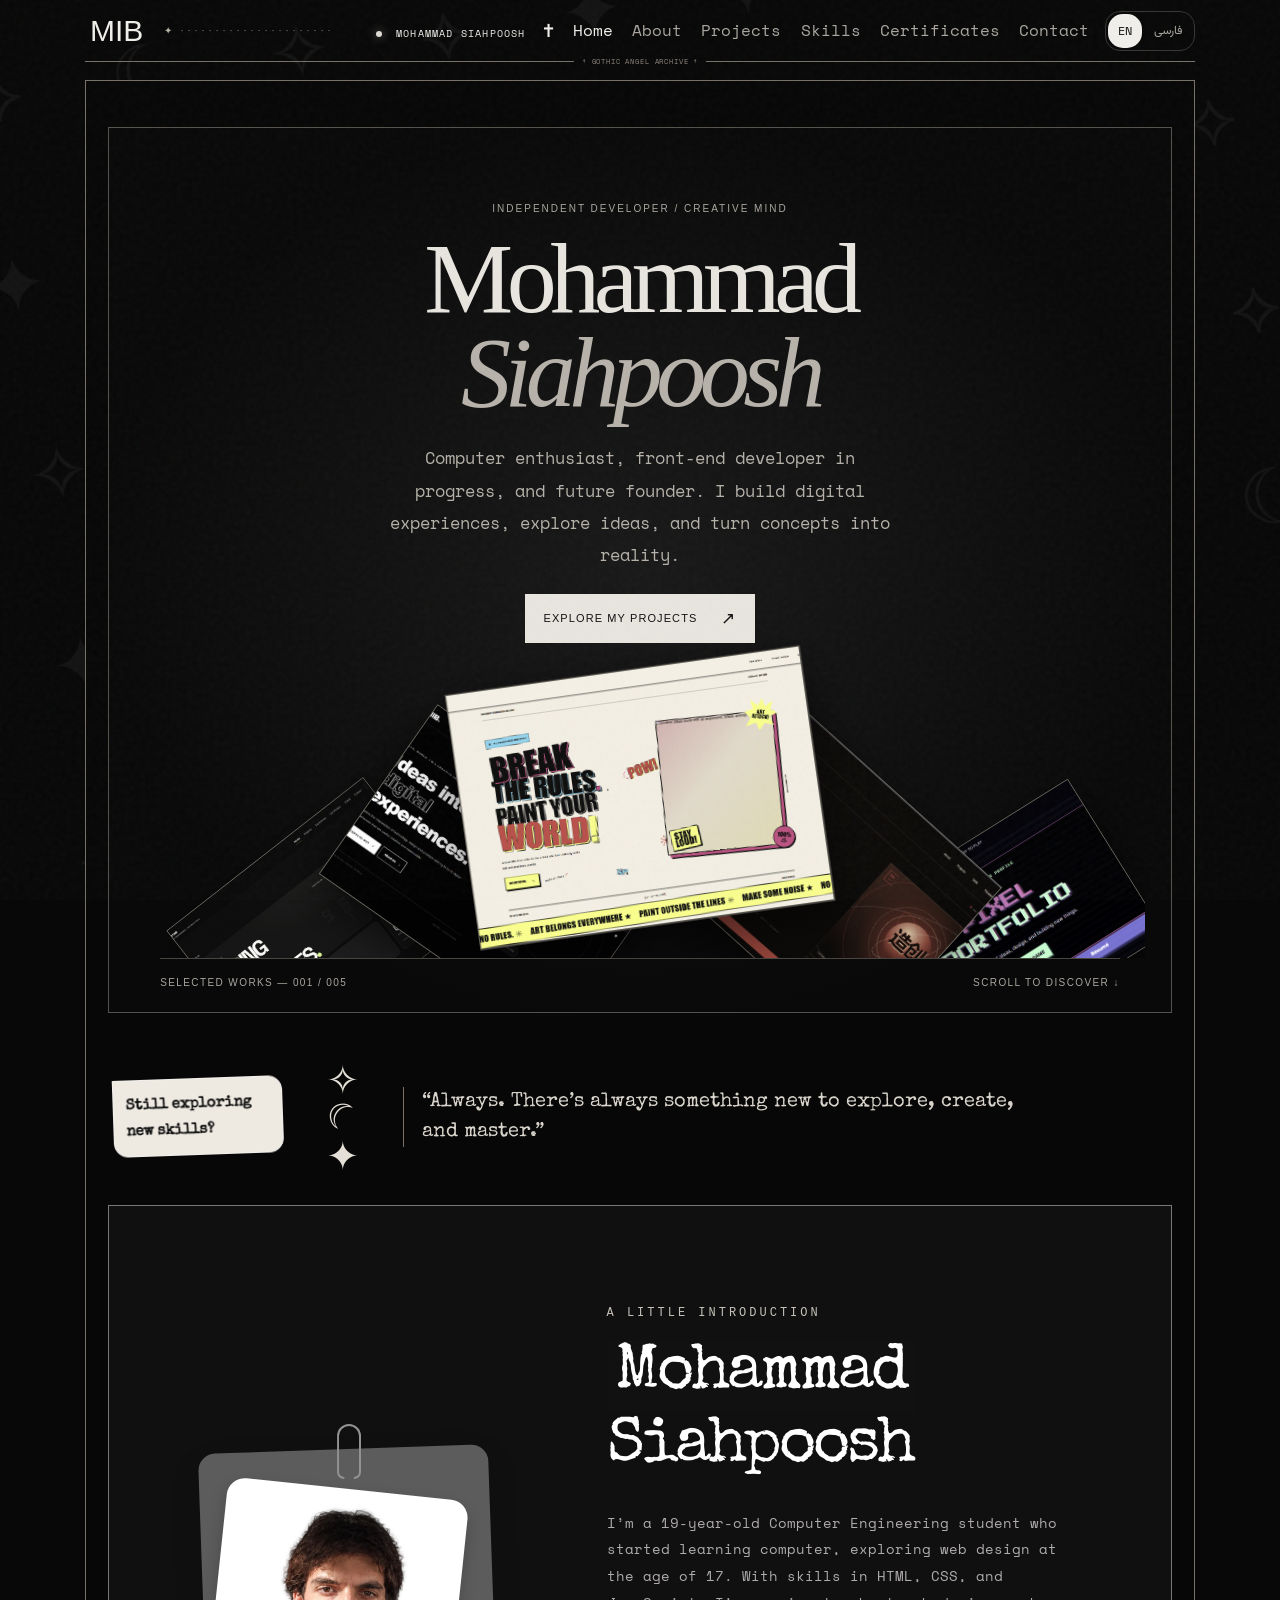
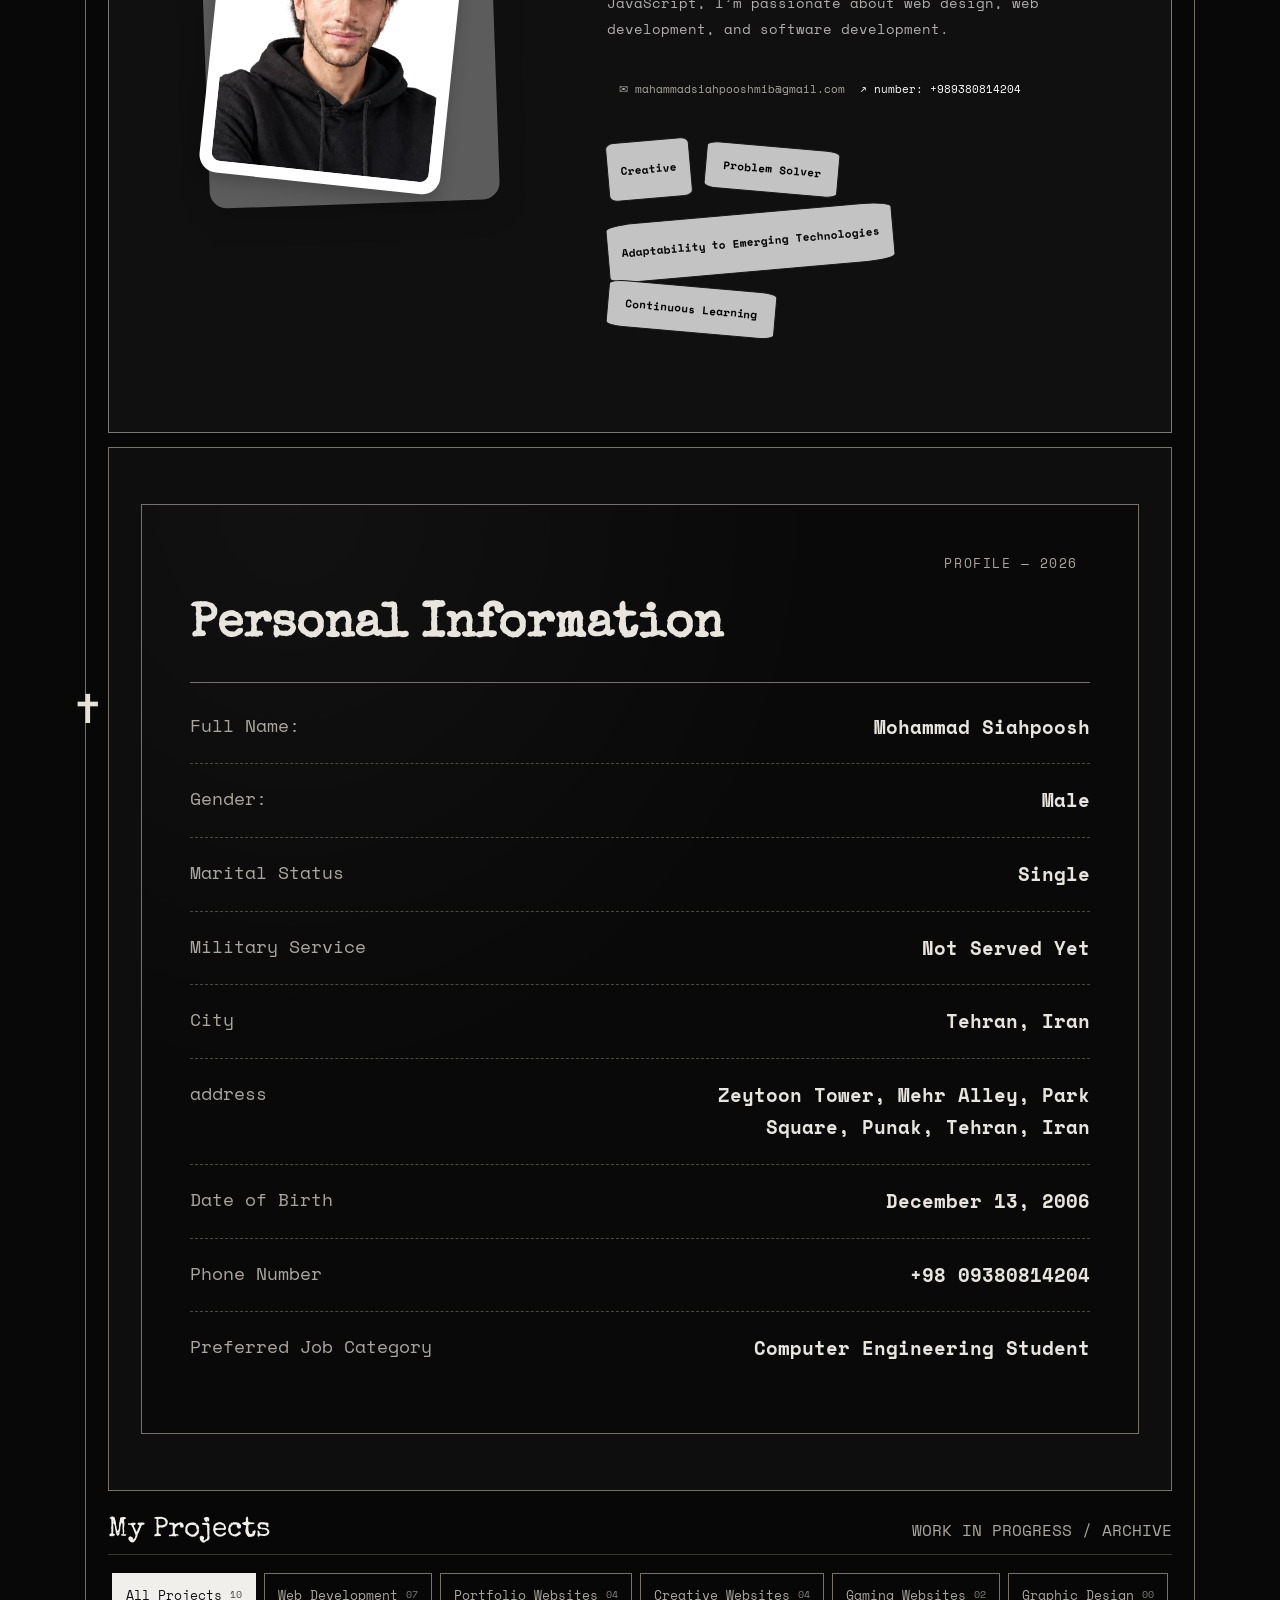
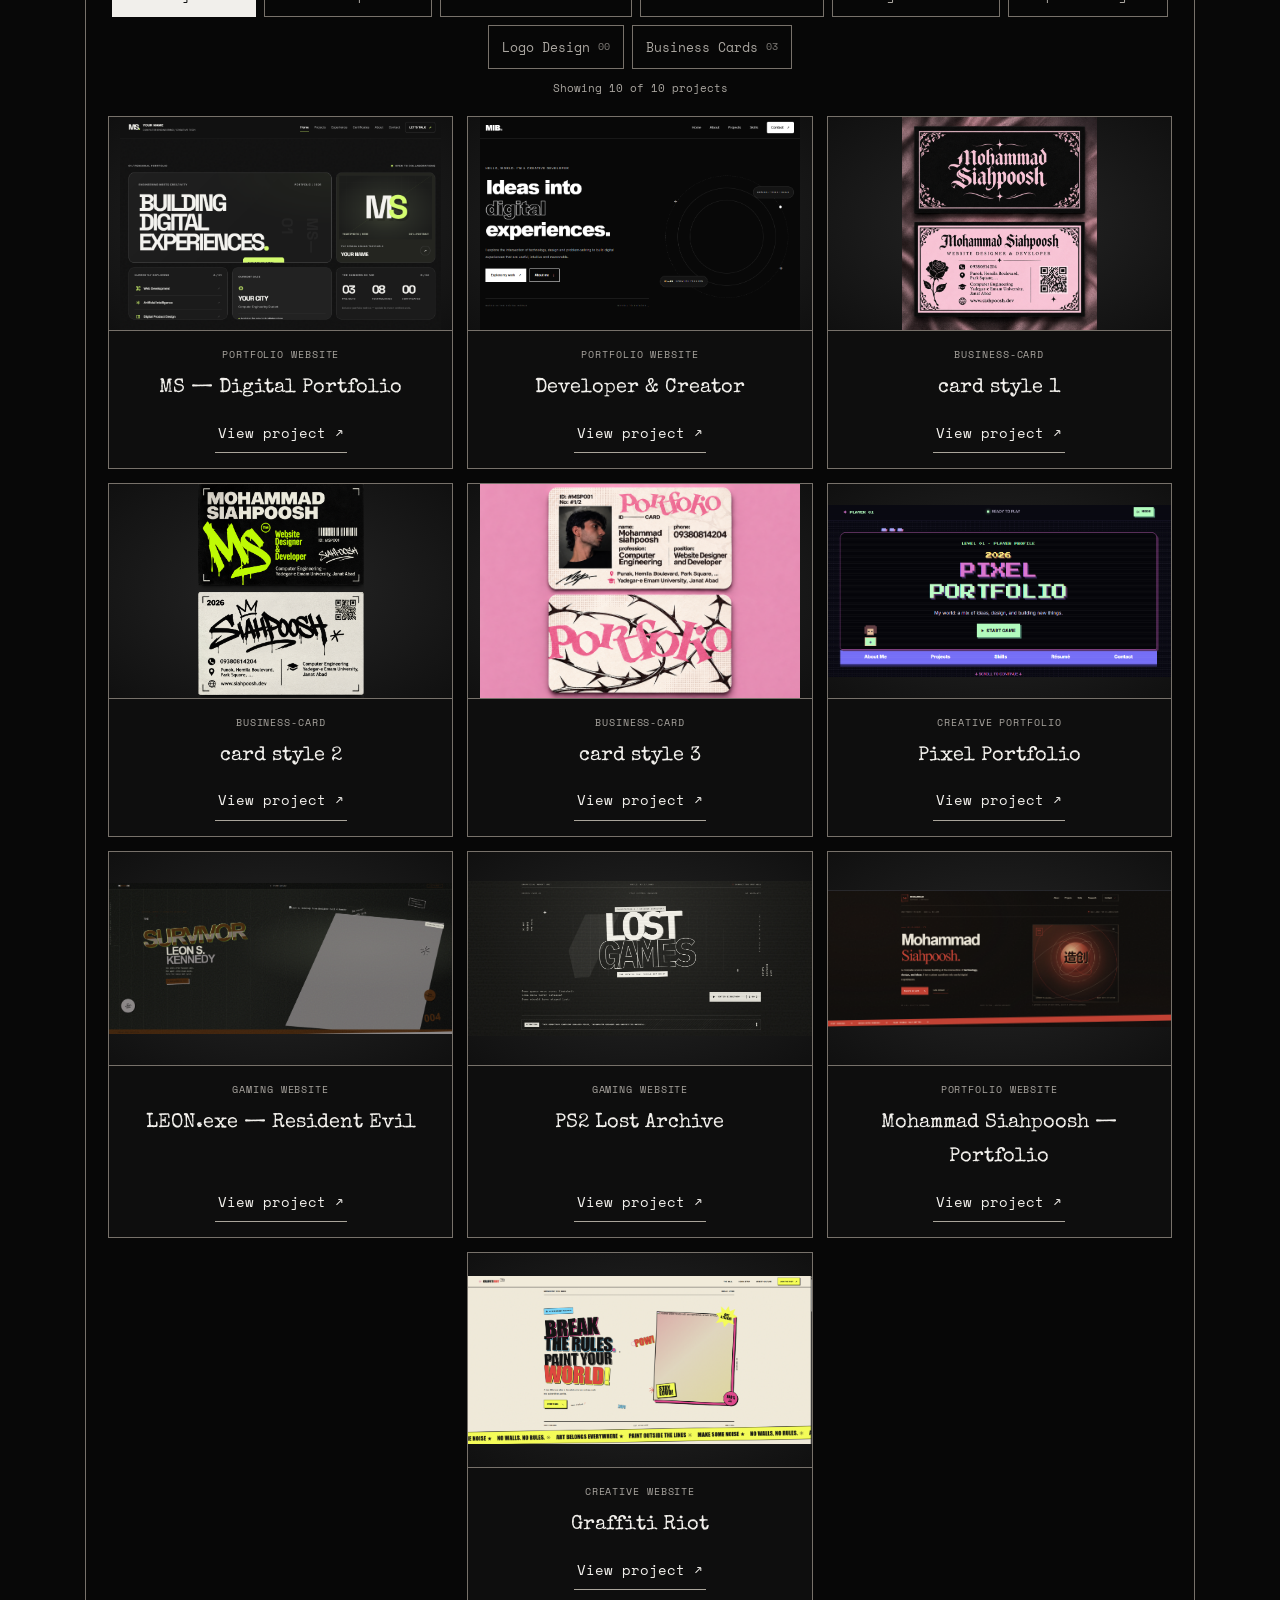
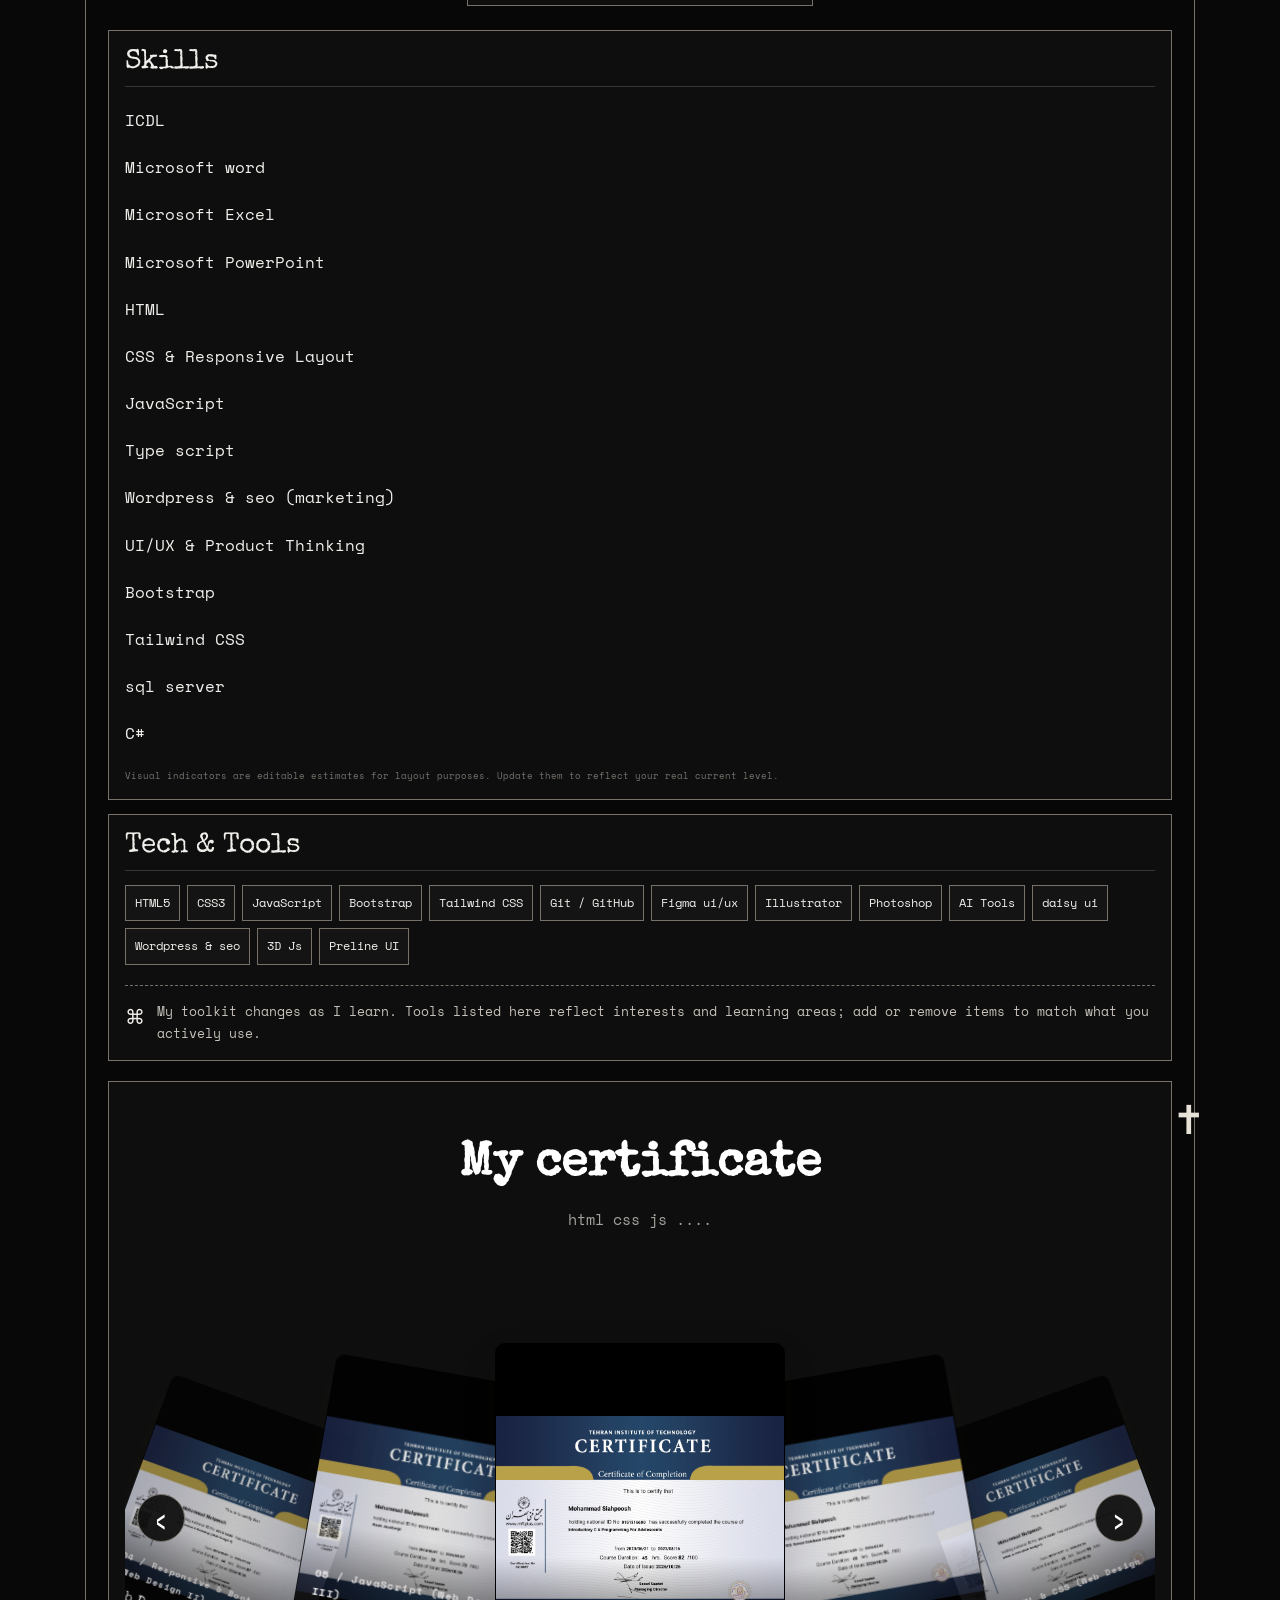
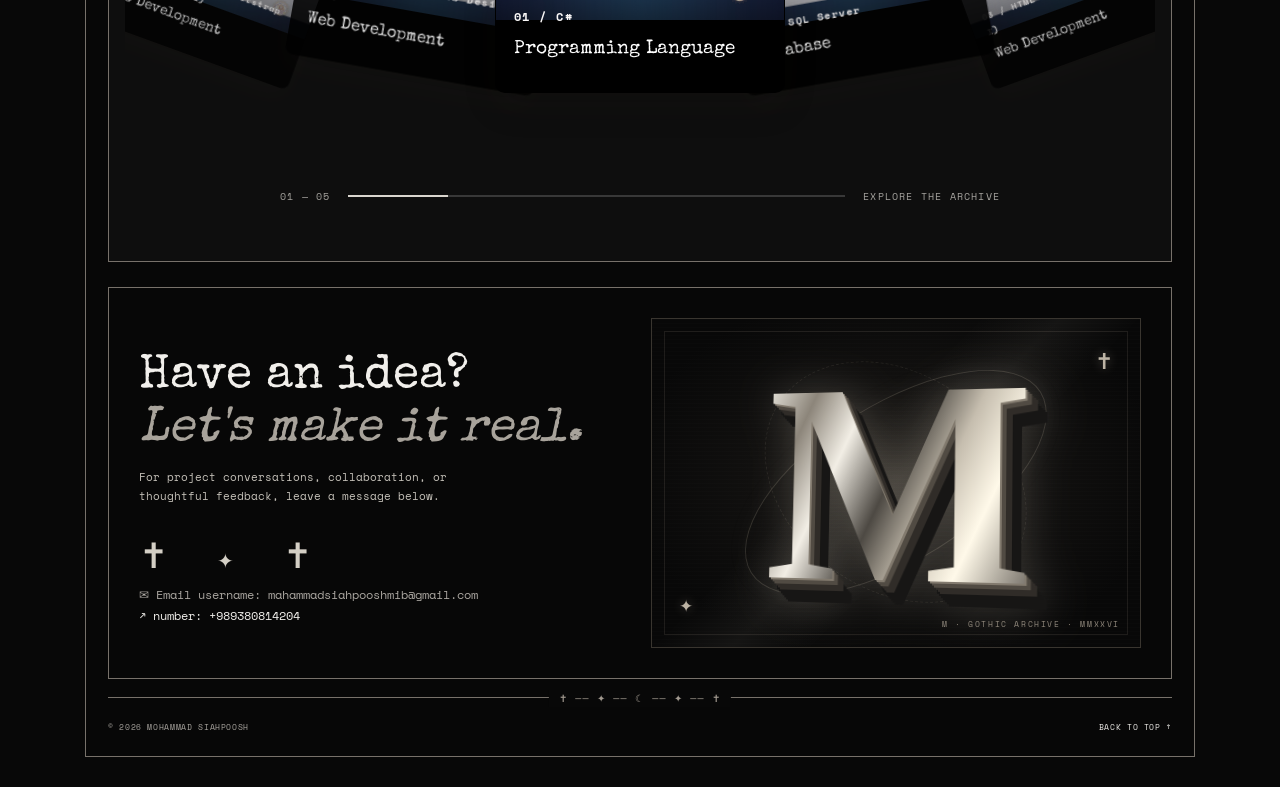
<file: index.html>
<!DOCTYPE html>

<html dir="ltr" lang="en">
<head>
<meta charset="utf-8"/>
<meta content="width=device-width, initial-scale=1.0, viewport-fit=cover" name="viewport"/>
<meta content="Mohammad Siahpoosh — personal portfolio, projects, skills, and ideas." name="description"/>
<title>Mohammad Siahpoosh — Gothic Angel Archive</title>
<link href="https://fonts.googleapis.com" rel="preconnect"/>
<link crossorigin="" href="https://fonts.gstatic.com" rel="preconnect"/>
<link href="https://fonts.googleapis.com/css2?family=Vazirmatn:wght@400;500;600;700&amp;family=Special+Elite&amp;family=Space+Mono:wght@400;700&amp;display=swap" rel="stylesheet"/>
<link href="style.css" rel="stylesheet"/>
<script defer="" src="./js/js.js"></script>
<script defer="" src="./js/portfolio-extras.js"></script>
</head>
<body>
<div aria-hidden="true" class="grain"></div>
<header class="topbar" id="home">
<a aria-label="Back to home" class="back-mark" data-fa-aria-label="بازگشت به خانه" href="#home">MIB</a>
<a class="top-id" href="#home"><span class="tiny-star">✦</span>
<span class="dash">······················</span></a>
<div class="top-status" data-fa="محمد سیاه‌پوش">
<span class="status-light"></span> MOHAMMAD SIAHPOOSH
        <span class="tiny-cross">✝</span>
</div>
<nav aria-label="Main navigation" class="site-nav" data-fa-aria-label="منوی اصلی" id="site-nav">
<a data-fa="خانه" href="#home"><svg aria-hidden="true" class="nav-icon" fill="none" stroke="currentColor" stroke-linecap="round" stroke-linejoin="round" stroke-width="1.6" viewbox="0 0 24 24"><path d="m3 10 9-7 9 7v10h-6v-6H9v6H3z"></path></svg>Home</a>
<a data-fa="درباره من" href="#about"><svg aria-hidden="true" class="nav-icon" fill="none" stroke="currentColor" stroke-linecap="round" stroke-linejoin="round" stroke-width="1.6" viewbox="0 0 24 24"><circle cx="12" cy="8" r="3"></circle><path d="M5 21v-2a7 7 0 0 1 14 0v2"></path></svg>About</a>
<a data-fa="پروژه‌ها" href="#projects"><svg aria-hidden="true" class="nav-icon" fill="none" stroke="currentColor" stroke-linecap="round" stroke-linejoin="round" stroke-width="1.6" viewbox="0 0 24 24"><rect height="16" rx="2" width="18" x="3" y="4"></rect><path d="M3 9h18m-12 4-2 2 2 2m6-4 2 2-2 2"></path></svg>Projects</a>
<a data-fa="مهارت‌ها" href="#skills"><svg aria-hidden="true" class="nav-icon" fill="none" stroke="currentColor" stroke-linecap="round" stroke-linejoin="round" stroke-width="1.6" viewbox="0 0 24 24"><path d="m13 2-9 12h7l-1 8 10-12h-7z"></path></svg>Skills</a>
<a data-fa="مدارک" href="#certificate"><svg aria-hidden="true" class="nav-icon" fill="none" stroke="currentColor" stroke-linecap="round" stroke-linejoin="round" stroke-width="1.6" viewbox="0 0 24 24"><rect height="15" rx="2" width="14" x="5" y="3"></rect><path d="M9 8h6m-6 4h6m-5 6-1 4 3-2 3 2-1-4"></path></svg>Certificates</a>
<a data-fa="تماس با من" href="#contact"><svg aria-hidden="true" class="nav-icon" fill="none" stroke="currentColor" stroke-linecap="round" stroke-linejoin="round" stroke-width="1.6" viewbox="0 0 24 24"><rect height="14" rx="2" width="18" x="3" y="5"></rect><path d="m3 7 9 6 9-6"></path></svg>Contact</a>
</nav>
<div aria-label="Language" class="language-switch" data-fa-aria-label="زبان" role="group"><button aria-label="English" aria-pressed="true" data-language="en" dir="ltr" lang="en" type="button">EN</button><button aria-label="فارسی" aria-pressed="false" data-language="fa" dir="rtl" lang="fa" type="button">فارسی</button></div>

</header>
<main class="page-frame">
<section class="hero-grid">
<section class="portfolio-hero">
<div class="hero-intro">
<span class="hero-eyebrow" data-fa="توسعه‌دهنده مستقل / ذهن خلاق">INDEPENDENT DEVELOPER / CREATIVE MIND</span>
<h1 data-fa="محمد">
              Mohammad
              <em data-fa="سیاه‌پوش">Siahpoosh</em>
</h1>
<p data-fa="علاقه‌مند به کامپیوتر، در مسیر توسعه فرانت‌اند و کارآفرینی. تجربه‌های دیجیتال می‌سازم، ایده‌ها را کشف می‌کنم و آن‌ها را به واقعیت تبدیل می‌کنم.">
              Computer enthusiast, front-end developer in progress, and future
              founder. I build digital experiences, explore ideas, and turn
              concepts into reality.
            </p>
<a class="hero-link" data-fa="مشاهده پروژه‌های من" href="#projects">
              EXPLORE MY PROJECTS <span>↗</span>
</a>
</div>
<div aria-label="Selected projects" class="hero-gallery" data-fa-aria-label="پروژه‌های منتخب">
<a aria-label="Open project one" class="hero-project project-a" data-fa-aria-label="باز کردن پروژه ۱" href="./project3/index2.html">
<img alt="Project one" data-fa-alt="پروژه ۱" src="./img/Screenshot 2026-10-28 140031.png"/>
</a>
<a aria-label="Open project two" class="hero-project project-b" data-fa-aria-label="باز کردن پروژه ۲" href="./project1/index.html">
<img alt="Project two" data-fa-alt="پروژه ۲" src="./img/Screenshot 2026-11-03 022218.png"/>
</a>
<a aria-label="Open project three" class="hero-project project-c" data-fa-aria-label="باز کردن پروژه ۳" href="./project 7/index.html">
<img alt="Project three" data-fa-alt="پروژه ۳" src="./img/Screenshot 2026-11-03 024206.png"/>
</a>
<a aria-label="Open project four" class="hero-project project-d" data-fa-aria-label="باز کردن پروژه ۴" href="./project5/index.html">
<img alt="Project four" data-fa-alt="پروژه ۴" src="./img/Screenshot 2026-11-03 024433.png"/>
</a>
<a aria-label="Open project five" class="hero-project project-e" data-fa-aria-label="باز کردن پروژه ۵" href="./project2/assets/index.html">
<img alt="Project five" data-fa-alt="پروژه ۵" src="./img/Screenshot 2026-11-03 022851.png"/>
</a>
</div>
<footer class="hero-bottom">
<span data-fa="آثار منتخب — ۰۰۱ / ۰۰۵">SELECTED WORKS — 001 / 005</span>
<span data-fa="برای مشاهده بیشتر به پایین بروید ↓">SCROLL TO DISCOVER ↓</span>
</footer>
</section>
</section>
<section class="quote-row">
<div class="quote-bubble" data-fa="هنوز در حال یادگیری" data-fa-2="مهارت‌های جدید هستی؟">
          Still exploring <br/>
          new skills?
        </div>
<div aria-hidden="true" class="quote-art">
<span>✧</span><span>☾</span><span>✦</span>
</div>
<blockquote data-fa="«همیشه. همیشه چیز تازه‌ای برای کشف کردن، ساختن و یاد گرفتن وجود دارد.»">
          “Always. There’s always something new to explore, create, and master.”
        </blockquote>
</section>
<section class="content-grid" id="about">
<section class="about-me">
<div class="about-me__photo-area">
<div class="about-me__card"></div>
<div class="about-me__frame">
<img alt="Mohammad Siahpoosh" data-fa-alt="محمد سیاه‌پوش" src="./203353531.png"/>
</div>
<div class="about-me__paperclip"></div>
</div>
<div class="about-me__content">
<p class="about-me__eyebrow" data-fa="کمی درباره من">A LITTLE INTRODUCTION</p>
<h2 class="about-me__title" data-fa="سیاه‌پوش">
<span data-fa="محمد">Mohammad</span><br/>
              Siahpoosh
            </h2>
<p class="about-me__description" data-fa="دانشجوی ۱۹ ساله مهندسی کامپیوتر هستم و از ۱۷ سالگی یادگیری کامپیوتر و طراحی وب را شروع کردم. با مهارت در HTML، CSS و JavaScript، به طراحی و توسعه وب و توسعه نرم‌افزار علاقه دارم.">
              I’m a 19-year-old Computer Engineering student who started learning computer,
              exploring web design at the age of 17. With skills in HTML, CSS,
              and JavaScript, I’m passionate about web design, web development,
              and software development.
            </p>
<div class="about-me__links">
<span class="email-pending" data-fa="✉ mahammadsiahpooshmib" data-fa-title="mahammadsiahpooshmib" title="Full email address not provided">✉ mahammadsiahpooshmib@gmail.com</span>
<a data-fa="↗ تلفن: ⁦+989380814204⁩" href="tel:+989380814204" rel="noopener noreferrer" target="_blank">↗ number: +989380814204</a>
</div>
<div class="about-me__tags">
<span data-fa="خلاق">Creative</span>
<span data-fa="حل کننده مسئله">Problem Solver</span>
<span data-fa="سازگاری با فناوری های نوین">Adaptability to Emerging Technologies</span>
<span data-fa="یادگیری مستمر">Continuous Learning</span>
</div>
</div>
</section>
<article class="panel facts-panel">
<section class="personal-archive" id="personal-archive">
<div class="archive-heading">
<h2 data-fa="اطلاعات شخصی">Personal Information</h2>
<span class="archive-year" data-fa="پروفایل — ۲۰۲۶">PROFILE — 2026</span>
</div>
<div class="archive-content">
<div class="archive-row">
<span class="archive-label" data-fa="نام و نام خانوادگی:">Full Name:</span>
<span class="archive-value" data-fa="محمد سیاه‌پوش">Mohammad Siahpoosh</span>
</div>
<div class="archive-row">
<span class="archive-label" data-fa="جنسیت:">Gender:</span>
<span class="archive-value" data-fa="مرد">Male</span>
</div>
<div class="archive-row">
<span class="archive-label" data-fa="وضعیت تأهل">Marital Status</span>
<span class="archive-value" data-fa="مجرد">Single</span>
</div>
<div class="archive-row">
<span class="archive-label" data-fa="وضعیت خدمت سربازی">Military Service</span>
<span class="archive-value" data-fa="هنوز خدمت نکرده‌ام">Not Served Yet</span>
</div>
<div class="archive-row">
<span class="archive-label" data-fa="شهر">City</span>
<span class="archive-value" data-fa="تهران، ایران">Tehran, Iran</span>
</div>
<div class="archive-row">
<span class="archive-label" data-fa="آدرس">address</span>
<span class="archive-value" data-fa="پونک,میدان پارک ,کوچه مهر ,برج زیتون">Zeytoon Tower, Mehr Alley, Park Square, Punak, Tehran, Iran</span>
</div>
<div class="archive-row">
<span class="archive-label" data-fa="تاریخ تولد">Date of Birth</span>
<span class="archive-value" data-fa="۱۳ دسامبر ۲۰۰۶">December 13, 2006</span>
</div>
<div class="archive-row">
<span class="archive-label" data-fa="شماره تلفن">Phone Number</span>
<span class="archive-value" dir="ltr">+98 09380814204</span>
</div>
<div class="archive-row">
<span class="archive-label" data-fa="حوزه فعالیت">Preferred Job Category</span>
<span class="archive-value" data-fa="دانشجوی مهندسی کامپیوتر">Computer Engineering Student</span>
</div>
</div>
</section>
</article>
</section>
<section class="projects-section" id="projects">
<div class="section-heading">
<h2 data-fa="پروژه‌های من">My Projects</h2>
<span class="heading-note" data-fa="آرشیو / در حال توسعه">WORK IN PROGRESS / ARCHIVE</span>
</div>
<div aria-label="Filter projects" class="filter-bar" data-fa-aria-label="فیلتر پروژه‌ها" role="group"><button aria-pressed="true" class="filter-button active" data-fa="همه پروژه‌ها" data-filter="all" type="button">All Projects <span aria-hidden="true" class="filter-count"></span></button><button aria-pressed="false" class="filter-button" data-fa="توسعه وب" data-filter="web" type="button">Web Development <span aria-hidden="true" class="filter-count"></span></button><button aria-pressed="false" class="filter-button" data-fa="سایت‌های شخصی" data-filter="portfolio" type="button">Portfolio Websites <span aria-hidden="true" class="filter-count"></span></button><button aria-pressed="false" class="filter-button" data-fa="وب‌سایت‌های خلاقانه" data-filter="creative" type="button">Creative Websites <span aria-hidden="true" class="filter-count"></span></button><button aria-pressed="false" class="filter-button" data-fa="وب‌سایت‌های بازی" data-filter="gaming" type="button">Gaming Websites <span aria-hidden="true" class="filter-count"></span></button><button aria-pressed="false" class="filter-button" data-fa="طراحی گرافیک" data-filter="graphic-design" type="button">Graphic Design <span aria-hidden="true" class="filter-count"></span></button><button aria-pressed="false" class="filter-button" data-fa="طراحی لوگو" data-filter="logo" type="button">Logo Design <span aria-hidden="true" class="filter-count"></span></button><button aria-pressed="false" class="filter-button" data-fa="کارت ویزیت" data-filter="business-card" type="button">Business Cards <span aria-hidden="true" class="filter-count"></span></button></div>
<p aria-live="polite" class="project-count" id="project-count" role="status">9 projects in the archive</p>
<div class="project-grid" id="project-grid">
<article class="project-card" data-category="web portfolio">
<a aria-label="Open MS — Digital Portfolio" class="project-visual" data-fa-aria-label="باز کردن ام‌اس — پورتفولیوی دیجیتال" href="./project3/index2.html" rel="noopener noreferrer" target="_blank">
<img alt="MS — Digital Portfolio preview" data-fa-alt="پیش‌نمایش ام‌اس — پورتفولیوی دیجیتال" decoding="async" loading="lazy" src="./img/Screenshot 2026-11-03 022424.png"/>
</a>
<div class="project-info">
<span class="project-category" data-fa="سایت شخصی">Portfolio Website</span>
<h3 data-fa="ام‌اس — پورتفولیوی دیجیتال">MS — Digital Portfolio</h3>
<a class="text-link" data-fa="مشاهده پروژه ↗" href="./project3/index2.html" rel="noopener noreferrer" target="_blank">View project ↗</a>
</div>
</article>
<article class="project-card" data-category="web portfolio">
<a aria-label="Open Developer &amp; Creator" class="project-visual" data-fa-aria-label="باز کردن توسعه‌دهنده و خالق" href="./project1/index.html" rel="noopener noreferrer" target="_blank">
<img alt="Developer &amp; Creator preview" data-fa-alt="پیش‌نمایش توسعه‌دهنده و خالق" decoding="async" loading="lazy" src="./img/Screenshot 2026-11-03 022218.png"/>
</a>
<div class="project-info">
<span class="project-category" data-fa="سایت شخصی">Portfolio Website</span>
<h3 data-fa="توسعه‌دهنده و خالق">Developer &amp; Creator</h3>
<a class="text-link" data-fa="مشاهده پروژه ↗" href="./project1/index.html" rel="noopener noreferrer" target="_blank">View project ↗</a>
</div>
</article>


<article class="project-card" data-category="business-card">
<a aria-label="Open Developer &amp; Creator" class="project-visual" data-fa-aria-label="باز کردن توسعه‌دهنده و خالق" href="./img/Gothic Pink Business Card Set.png" rel="noopener noreferrer" target="_blank">
<img alt="Developer &amp; Creator preview" data-fa-alt="پیش‌نمایش توسعه‌دهنده و خالق" decoding="async" loading="lazy" src="./img/Gothic Pink Business Card Set.png"/>
</a>
<div class="project-info">
<span class="project-category" data-fa="کارت ویزیت">business-card</span>
<h3 data-fa="کارت آرایشگاه زیبایی استایل">card style 1</h3>
<a class="text-link" data-fa="مشاهده پروژه ↗" href="./img/Gothic Pink Business Card Set.png" rel="noopener noreferrer" target="_blank">View project ↗</a>
</div>
</article>
<article class="project-card" data-category="business-card">
<a aria-label="Open Developer &amp; Creator" class="project-visual" data-fa-aria-label="باز کردن توسعه‌دهنده و خالق" href="./img/Mohammad Siahpoosh Graffiti Business Card.png" target="_blank">
<img alt="Developer &amp; Creator preview" data-fa-alt="پیش‌نمایش توسعه‌دهنده و خالق" decoding="async" loading="lazy" src="./img/Mohammad Siahpoosh Graffiti Business Card.png"/>
</a>
<div class="project-info">
<span class="project-category" data-fa="کارت ویزیت">business-card</span>
<h3 data-fa="کارت فروشگاه اسکیت برد استایل">card style 2</h3>
<a class="text-link" data-fa="مشاهده پروژه ↗" href="./img/Mohammad Siahpoosh Graffiti Business Card.png" rel="noopener noreferrer" target="_blank">View project ↗</a>
</div>
</article>
<article class="project-card" data-category="business-card">
<a aria-label="Open Developer &amp; Creator" class="project-visual" data-fa-aria-label="باز کردن توسعه‌دهنده و خالق" href="./img/Pink Portfolio Business Card Design.png" rel="noopener noreferrer" target="_blank">
<img alt="Developer &amp; Creator preview" data-fa-alt="پیش‌نمایش توسعه‌دهنده و خالق" decoding="async" loading="lazy" src="./img/Pink Portfolio Business Card Design.png"/>
</a>
<div class="project-info">
<span class="project-category" data-fa="کارت ویزیت">business-card</span>
<h3 data-fa="کارت فروشگاه اکسسوری استایل">card style 3</h3>
<a class="text-link" data-fa="مشاهده پروژه ↗" href="./img/Pink Portfolio Business Card Design.png" rel="noopener noreferrer" target="_blank">View project ↗</a>
</div>
</article>



<article class="project-card" data-category="web portfolio creative">
<a aria-label="Open Pixel Portfolio" class="project-visual" data-fa-aria-label="باز کردن پورتفولیوی پیکسلی" href="./project2/assets/index.html" rel="noopener noreferrer" target="_blank">
<img alt="Pixel Portfolio preview" data-fa-alt="پیش‌نمایش پورتفولیوی پیکسلی" decoding="async" loading="lazy" src="./img/Screenshot 2026-11-03 022851.png"/>
</a>
<div class="project-info">
<span class="project-category" data-fa="پورتفولیوی خلاقانه">Creative Portfolio</span>
<h3 data-fa="پورتفولیوی پیکسلی">Pixel Portfolio</h3>
<a class="text-link" data-fa="مشاهده پروژه ↗" href="./project2/assets/index.html" rel="noopener noreferrer" target="_blank">View project ↗</a>
</div>
</article>
<article class="project-card" data-category="web creative gaming">
<a aria-label="Open LEON.exe — Resident Evil" class="project-visual" data-fa-aria-label="باز کردن لئون — رزیدنت اویل" href="./project4/index.html" rel="noopener noreferrer" target="_blank">
<img alt="LEON.exe — Resident Evil preview" data-fa-alt="پیش‌نمایش لئون — رزیدنت اویل" decoding="async" loading="lazy" src="./img/Screenshot 2026-11-03 023624.png"/>
</a>
<div class="project-info">
<span class="project-category" data-fa="وب‌سایت بازی">Gaming Website</span>
<h3 data-fa="لئون — رزیدنت اویل">LEON.exe — Resident Evil</h3>
<a class="text-link" data-fa="مشاهده پروژه ↗" href="./project4/index.html" rel="noopener noreferrer" target="_blank">View project ↗</a>
</div>
</article>
<article class="project-card" data-category="web creative gaming">
<a aria-label="Open PS2 Lost Archive" class="project-visual" data-fa-aria-label="باز کردن آرشیو بازی‌های پلی‌استیشن ۲" href="./project6/index.html" rel="noopener noreferrer" target="_blank">
<img alt="PS2 Lost Archive preview" data-fa-alt="پیش‌نمایش آرشیو بازی‌های پلی‌استیشن ۲" decoding="async" loading="lazy" src="./img/Screenshot 2026-11-03 023743.png"/>
</a>
<div class="project-info">
<span class="project-category" data-fa="وب‌سایت بازی">Gaming Website</span>
<h3 data-fa="آرشیو بازی‌های پلی‌استیشن ۲">PS2 Lost Archive</h3>
<a class="text-link" data-fa="مشاهده پروژه ↗" href="./project6/index.html" rel="noopener noreferrer" target="_blank">View project ↗</a>
</div>
</article>
<article class="project-card" data-category="web portfolio">
<a aria-label="Open Mohammad Siahpoosh — Portfolio" class="project-visual" data-fa-aria-label="باز کردن محمد سیاه‌پوش — پورتفولیو" href="./project5/index.html" rel="noopener noreferrer" target="_blank">
<img alt="Mohammad Siahpoosh — Portfolio preview" data-fa-alt="پیش‌نمایش محمد سیاه‌پوش — پورتفولیو" decoding="async" loading="lazy" src="./img/Screenshot 2026-11-03 024433.png"/>
</a>
<div class="project-info">
<span class="project-category" data-fa="سایت شخصی">Portfolio Website</span>
<h3 data-fa="محمد سیاه‌پوش — پورتفولیو">Mohammad Siahpoosh — Portfolio</h3>
<a class="text-link" data-fa="مشاهده پروژه ↗" href="./project5/index.html" rel="noopener noreferrer" target="_blank">View project ↗</a>
</div>
</article>
<article class="project-card" data-category="web creative">
<a aria-label="Open Graffiti Riot" class="project-visual" data-fa-aria-label="باز کردن شورش گرافیتی" href="./project 7/index.html" rel="noopener noreferrer" target="_blank">
<img alt="Graffiti Riot preview" data-fa-alt="پیش‌نمایش شورش گرافیتی" decoding="async" loading="lazy" src="./img/Screenshot 2026-11-03 024206.png"/>
</a>
<div class="project-info">
<span class="project-category" data-fa="وب‌سایت خلاقانه">Creative Website</span>
<h3 data-fa="شورش گرافیتی">Graffiti Riot</h3>
<a class="text-link" data-fa="مشاهده پروژه ↗" href="./project 7/index.html" rel="noopener noreferrer" target="_blank">View project ↗</a>
</div>
</article>
<div class="project-empty" hidden="" id="project-empty">
<span aria-hidden="true">✧</span>
<h3 data-fa="هنوز پروژه‌ای در این دسته وجود ندارد">No projects here yet</h3>
<p data-fa="نمونه‌کارهای جدید به این آرشیو اضافه خواهند شد.">New work will be added to this archive.</p>
<button class="filter-button" data-fa="نمایش همه پروژه‌ها" id="show-all-projects" type="button">View all projects</button>
</div>
</section>
<section class="content-grid skills-grid" id="skills">
<article class="panel">
<div class="section-heading">
<h2 data-fa="مهارت‌ها">Skills</h2>
</div>
<div class="skill-row">
<div><span dir="ltr">ICDL</span></div>
</div>
<div class="skill-row">
<div><span dir="ltr">Microsoft word</span></div>
</div>
<div class="skill-row">
<div><span dir="ltr">Microsoft Excel</span></div>
</div>
<div class="skill-row">
<div><span dir="ltr">Microsoft PowerPoint</span></div>
</div>

<div class="skill-row">
<div><span dir="ltr">HTML</span></div>
</div>
<div class="skill-row">
<div>
<span data-fa="CSS و طراحی واکنش‌گرا">CSS &amp; Responsive Layout</span>
</div>
</div>
<div class="skill-row">
<div><span dir="ltr">JavaScript</span></div>
</div>
<div class="skill-row">
<div><span dir="ltr">Type script</span></div>
</div>
<div class="skill-row">
<div>
<span data-fa="وردپرس و سئو (بازاریابی)">Wordpress &amp; seo (marketing)</span>
</div>
</div>
<div class="skill-row">
<div>
<span data-fa="طراحی رابط و تجربه کاربری و تفکر محصول">UI/UX &amp; Product Thinking</span>
</div>
</div>
<div class="skill-row">
<div><span dir="ltr">Bootstrap</span></div>
</div>
<div class="skill-row">
<div><span dir="ltr">Tailwind CSS</span></div>
</div>
<div class="skill-row">
<div><span dir="ltr">sql server</span></div>
</div>
<div class="skill-row">
<div><span dir="ltr">C#</span></div>
</div>
<p class="footnote" data-fa="شاخص‌های بصری تقریبی و قابل ویرایش هستند و می‌توان آن‌ها را متناسب با سطح واقعی مهارت‌ها به‌روز کرد.">
            Visual indicators are editable estimates for layout purposes. Update
            them to reflect your real current level.
          </p>
</article>
<article class="panel tools-panel">
<div class="section-heading">
<h2 data-fa="فناوری‌ها و ابزارها">Tech &amp; Tools</h2>
</div>
<div class="tool-cloud">
<span dir="ltr">HTML5</span><span dir="ltr">CSS3</span><span dir="ltr">JavaScript</span><span dir="ltr">Bootstrap</span><span dir="ltr">Tailwind CSS</span><span dir="ltr">Git / GitHub</span><span dir="ltr">Figma ui/ux</span><span dir="ltr">Illustrator</span><span dir="ltr">Photoshop</span><span data-fa="ابزارهای هوش مصنوعی">AI Tools</span><span dir="ltr">daisy ui</span><span data-fa="وردپرس و سئو">Wordpress &amp; seo</span><span dir="ltr">3D Js</span><span dir="ltr">Preline UI</span>
</div>
<div class="tool-note">
<span class="tool-icon">⌘</span>
<p data-fa="با یادگیری من، ابزارهایم نیز تغییر می‌کنند. ابزارهای این فهرست نشان‌دهنده علاقه‌ها و زمینه‌های یادگیری من هستند و می‌توان آن‌ها را متناسب با ابزارهای مورد استفاده به‌روز کرد.">
              My toolkit changes as I learn. Tools listed here reflect interests
              and learning areas; add or remove items to match what you actively
              use.
            </p>
</div>
</article>
</section>
<section class="content-grid" id="resume">
<article class="panel resume-panel" id="certificate">
<section class="article-showcase" id="articles">
<div class="article-heading">
<h2 data-fa="مدارک من">My certificate</h2>
<p data-fa="HTML، CSS، JavaScript و موارد دیگر">
                html css js ....
              </p>
</div>
<div class="article-carousel">
<button aria-label="Previous certificate" class="article-arrow article-prev" data-fa-aria-label="مدرک قبلی" type="button">
                ‹
              </button>
<div class="article-track" id="article-track">
<article class="article-card">
<a class="article-link" href="./certificate-en.jpeg" rel="noopener noreferrer" target="_blank">
<img alt="Web development" data-fa-alt="توسعه وب" src="./certificate-en.jpeg"/>
<div class="article-overlay">
<span data-fa="۰۱ / C#">01 / C#</span>
<h3 data-fa="زبان برنامه‌نویسی">Programming Language</h3>
</div>
</a>
</article>
<article class="article-card">
<a class="article-link" href="./certificate-en (1).JPEG" rel="noopener noreferrer" target="_blank">
<img alt="Creative design" data-fa-alt="طراحی خلاقانه" src="./certificate-en (1).JPEG"/>
<div class="article-overlay">
<span data-fa="۰۲ / SQL Server">02 / SQL Server</span>
<h3 data-fa="پایگاه داده">Database</h3>
</div>
</a>
</article>
<article class="article-card">
<a class="article-link" href="certificate-en (2).JPEG" rel="noopener noreferrer" target="_blank">
<img alt="Technology" data-fa-alt="فناوری" src="certificate-en (2).JPEG"/>
<div class="article-overlay">
<span data-fa="۰۳ / HTML و CSS (طراحی وب ۱)">03 / HTML &amp; CSS (Web Design I)</span>
<h3 data-fa="توسعه وب">Web Development</h3>
</div>
</a>
</article>
<article class="article-card">
<a class="article-link" href="./certificate-en (3).JPEG" rel="noopener noreferrer" target="_blank">
<img alt="Product management" data-fa-alt="مدیریت محصول" src="./certificate-en (3).JPEG"/>
<div class="article-overlay">
<span data-fa="۰۴ / طراحی واکنش‌گرا و Bootstrap (طراحی وب ۲)">04 / Responsive &amp; Bootstrap (Web Design II)</span>
<h3 data-fa="توسعه وب">Web Development</h3>
</div>
</a>
</article>
<article class="article-card">
<a class="article-link" href="./certificate-en (4).jpeg" rel="noopener noreferrer" target="_blank">
<img alt="Artificial intelligence" data-fa-alt="هوش مصنوعی" src="./certificate-en (4).jpeg"/>
<div class="article-overlay">
<span data-fa="۰۵ / JavaScript (طراحی وب ۳)">05 / JavaScript (Web Design III)</span>
<h3 data-fa="توسعه وب">Web Development</h3>
</div>
</a>
</article>
</div>
<button aria-label="Next certificate" class="article-arrow article-next" data-fa-aria-label="مدرک بعدی" type="button">
                ›
              </button>
</div>
<div class="article-footer">
<span id="article-counter">01 — 05</span>
<div class="article-progress">
<span id="article-progress-bar"></span>
</div>
<span data-fa="مشاهده آرشیو">EXPLORE THE ARCHIVE</span>
</div>
</section>
</article>
</section>
<section class="contact-section" id="contact">
<div class="contact-copy">
<h2 data-fa="ایده‌ای داری؟">Have an idea?<br/><span data-fa="با هم به واقعیت تبدیلش کنیم.">Let's make it real.</span></h2>
<p data-fa="برای گفتگو درباره پروژه‌ها، همکاری یا ارسال پیشنهادهای سازنده، از راه‌های ارتباطی زیر با من در تماس باشید.">
            For project conversations, collaboration, or thoughtful feedback,
            leave a message below.
          </p>
<div class="contact-sigil">✝ <span>✦</span> ✝</div>
<span class="email-pending" data-fa="✉ نام کاربری ایمیل: mahammadsiahpooshmib@gmail.com" data-fa-title="آدرس کامل ایمیل وارد نشده است" title="Full email address not provided">✉ Email username: mahammadsiahpooshmib@gmail.com</span>
<br/>
<a data-fa="↗ تلفن: ⁦+989380814204⁩" href="tel:+989380814204" rel="noopener noreferrer" target="_blank">↗ number: +989380814204</a>
</div>
<div aria-label="Three-dimensional gothic letter M" class="gothic-monogram-stage" data-fa-aria-label="حرف سه‌بعدی M به سبک گوتیک" role="img">
<div class="monogram-orbit orbit-one"></div>
<div class="monogram-orbit orbit-two"></div>
<span aria-hidden="true" class="monogram-cross cross-top">✝</span>
<div aria-hidden="true" class="gothic-monogram">M</div>
<span class="monogram-caption" data-fa="M · آرشیو گوتیک · ۲۰۲۶">M · GOTHIC ARCHIVE · MMXXVI</span>
<span aria-hidden="true" class="monogram-cross cross-bottom">✦</span>
</div>
</section>
<footer class="footer">
<div aria-hidden="true" class="footer-ornament">
          ✝ ── ✦ ── ☾ ── ✦ ── ✝
        </div>
<span data-fa-2="محمد سیاه‌پوش">© <span id="year"></span> MOHAMMAD SIAHPOOSH</span><a data-fa="بازگشت به بالا ↑" href="#home">BACK TO TOP ↑</a>
</footer>
</main>
</body>
</html>
</file>
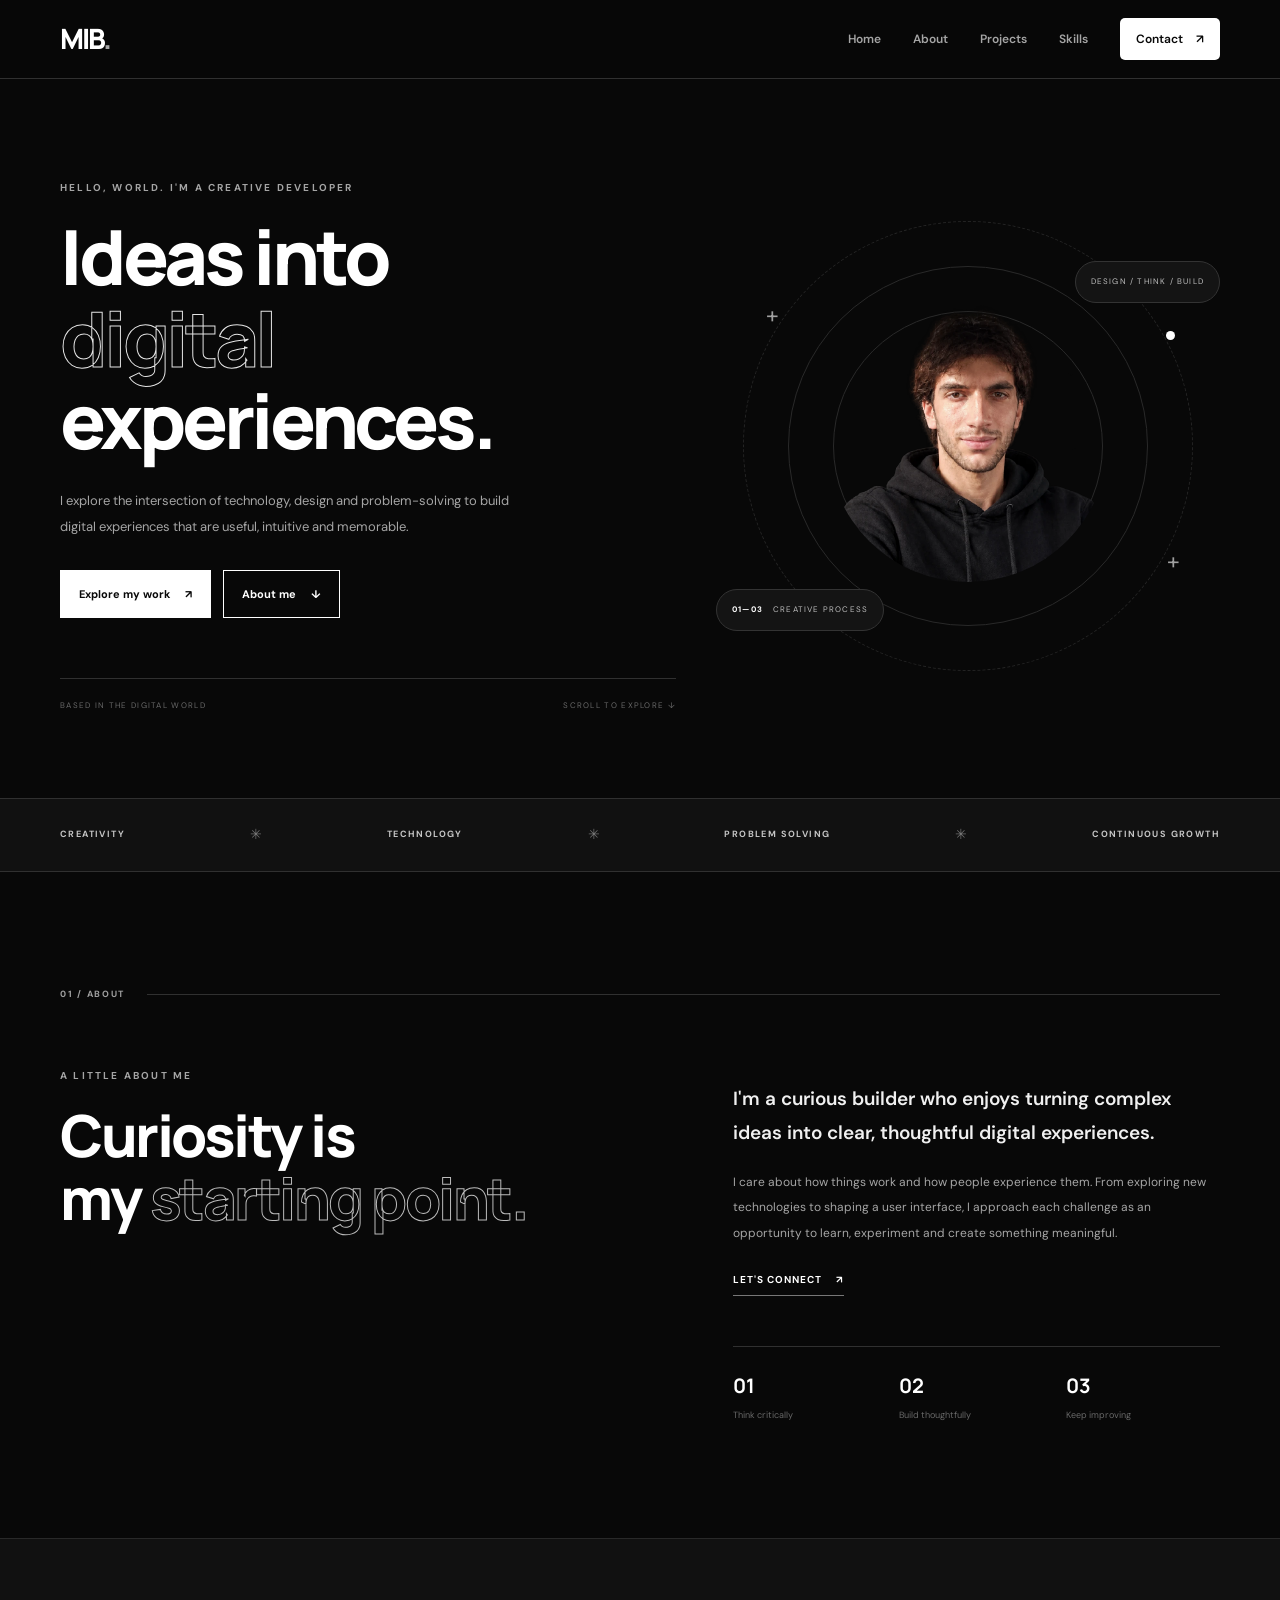
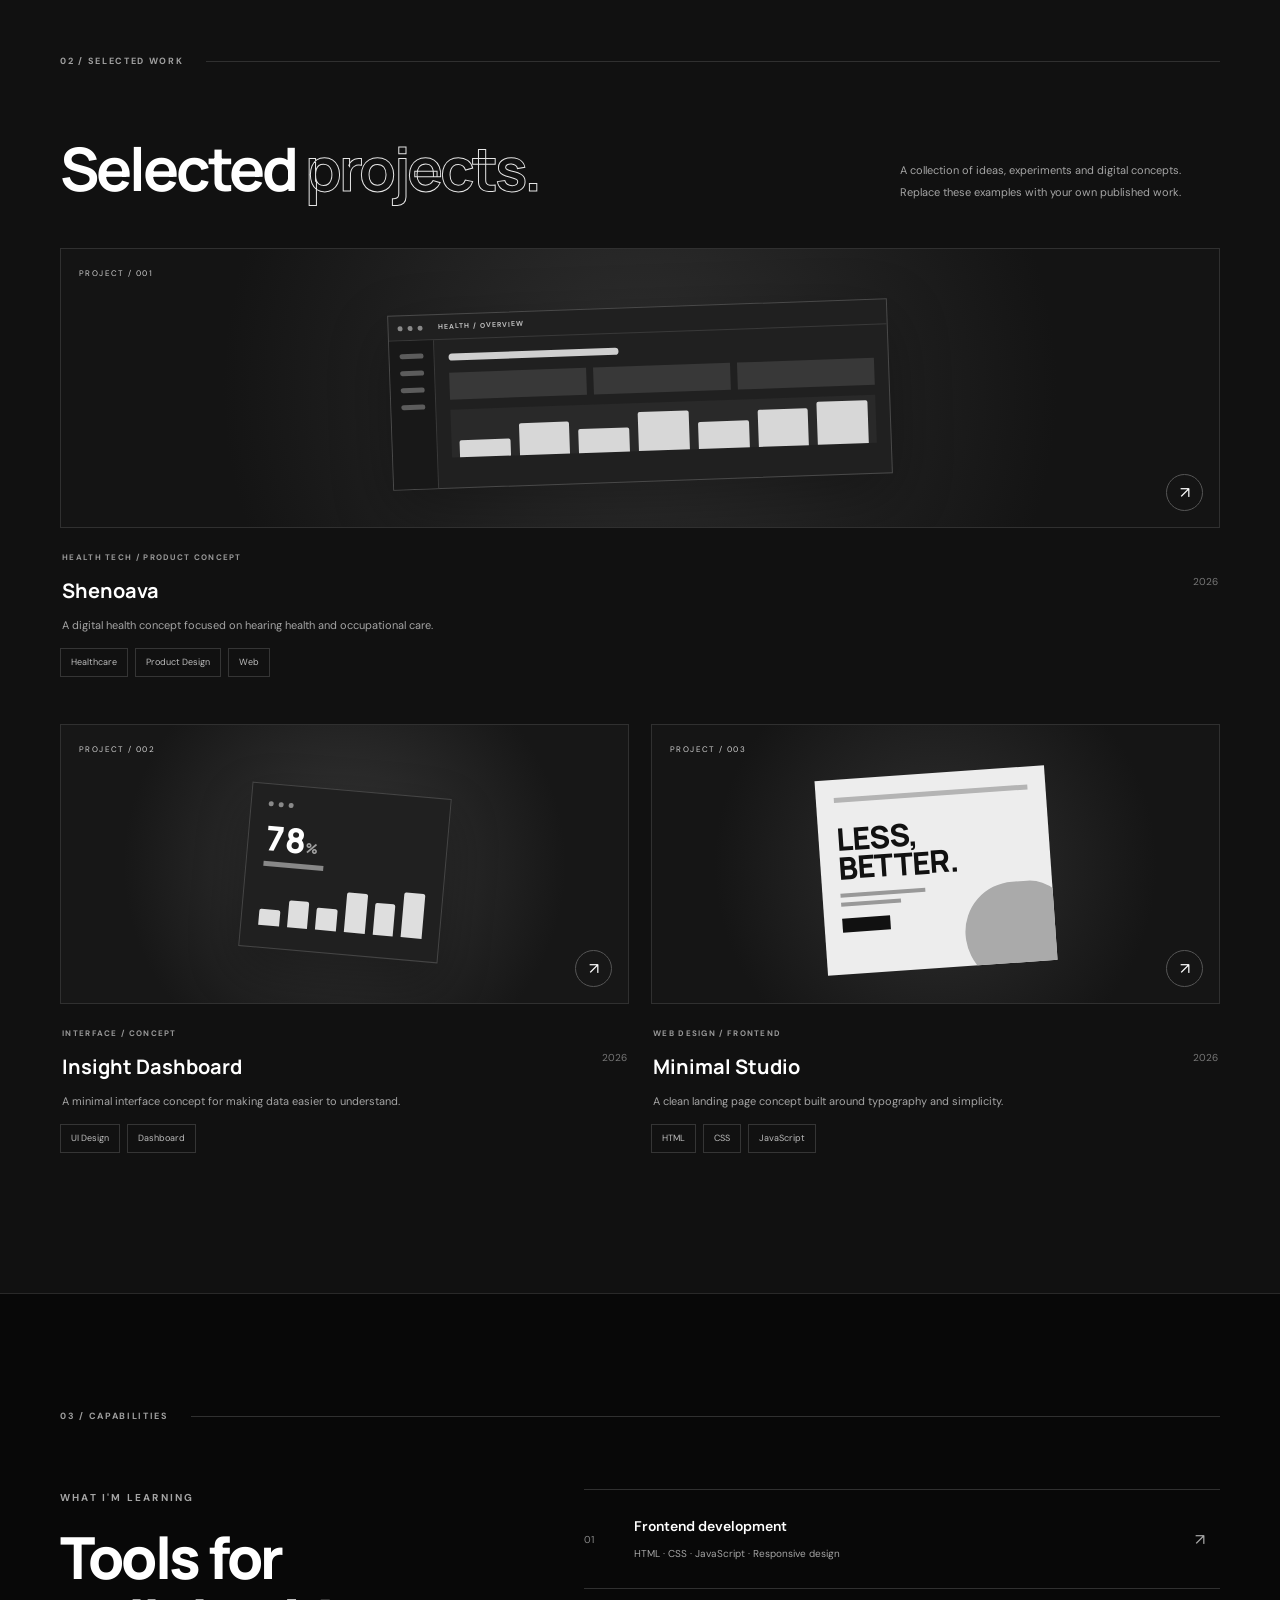
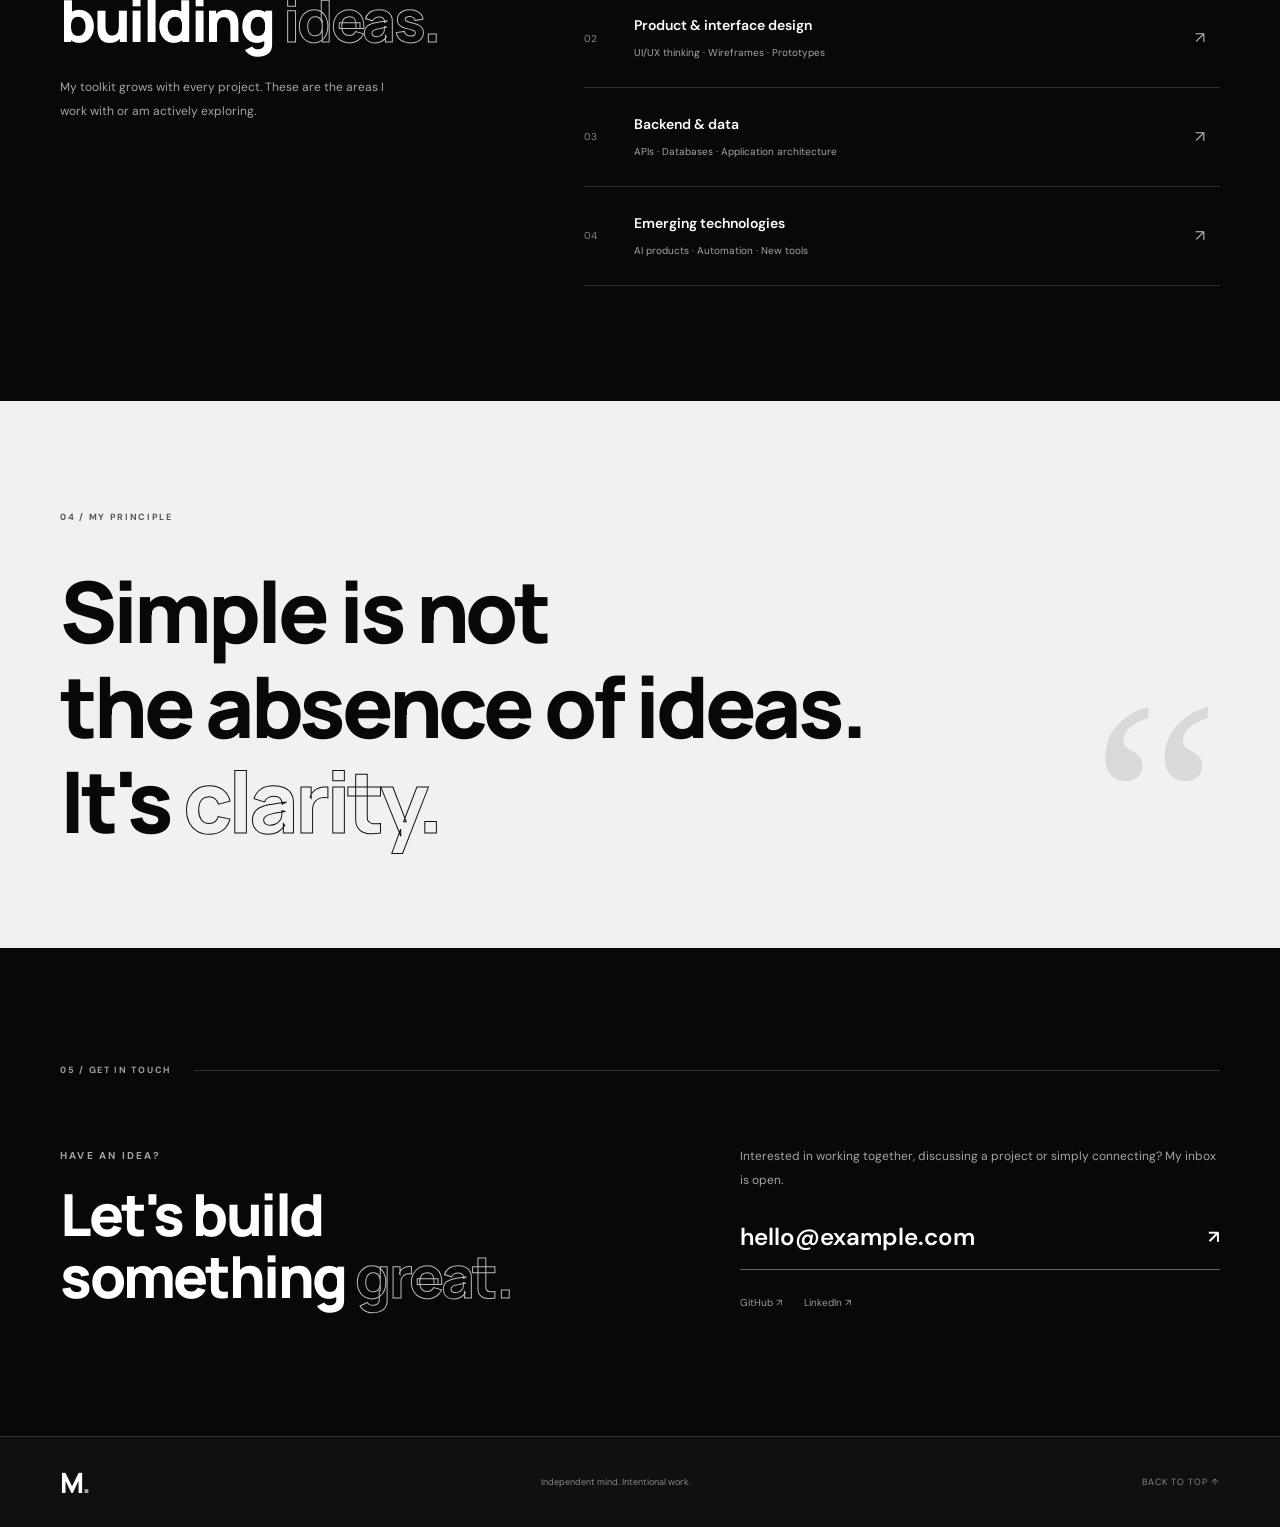
<file: project1/index.html>
<!DOCTYPE html>
<html lang="en">
<head>
  <meta charset="UTF-8">
  <meta name="viewport" content="width=device-width, initial-scale=1.0">
  <meta name="description" content="Personal portfolio showcasing projects, skills and creative work.">
  <meta name="theme-color" content="#080808">
  <title>Portfolio — Developer & Creator</title>

  <link rel="preconnect" href="https://fonts.googleapis.com">
  <link rel="preconnect" href="https://fonts.gstatic.com" crossorigin>
  <link href="https://fonts.googleapis.com/css2?family=DM+Sans:wght@400;500;600;700&family=Manrope:wght@400;500;600;700;800&display=swap" rel="stylesheet">

  <link rel="stylesheet" href="css/style.css">
  <script src="js/main.js" defer></script>
</head>

<body>
  <header class="header">
    <nav class="nav container" aria-label="Main navigation">
      <a href="#home" class="logo">MIB<span>.</span></a>

      <button class="menu-toggle" id="menuToggle"
        aria-label="Open menu" aria-expanded="false"
        aria-controls="navLinks">
        <span></span>
        <span></span>
      </button>

      <div class="nav-links" id="navLinks">
        <a href="#home">Home</a>
        <a href="#about">About</a>
        <a href="#projects">Projects</a>
        <a href="#skills">Skills</a>
        <a href="#contact" class="nav-contact">Contact <span>↗</span></a>
      </div>
    </nav>
  </header>

  <main>
    <section class="hero container" id="home">
      <div class="hero-content reveal">


        <p class="eyebrow">HELLO, WORLD. I'M A CREATIVE DEVELOPER</p>

        <h1>
          Ideas into<br>
          <span class="outline-text">digital</span><br>
          experiences.
        </h1>

        <p class="hero-description">
          I explore the intersection of technology, design and problem-solving
          to build digital experiences that are useful, intuitive and memorable.
        </p>

        <div class="hero-actions">
          <a href="#projects" class="button button-light">
            Explore my work <span>↗</span>
          </a>
          <a href="#about" class="button button-dark">
            About me <span>↓</span>
          </a>
        </div>

        <div class="hero-footer">
          <span>BASED IN THE DIGITAL WORLD</span>
          <span>SCROLL TO EXPLORE ↓</span>
        </div>
      </div>

      <div class="hero-art reveal" aria-label="Abstract black and white geometric artwork">
        <div class="art-ring ring-one"></div>
        <div class="art-ring ring-two"></div>
        <div class="art-ring ring-three"></div>

        <div class="art-object">
          <img src="../203353531.png" alt="">
        </div>

        <div class="art-label label-top">
          DESIGN / THINK / BUILD
        </div>

        <div class="art-label label-bottom">
          <strong>01—03</strong>
          <span>CREATIVE PROCESS</span>
        </div>

        <span class="art-cross cross-one">+</span>
        <span class="art-cross cross-two">+</span>
        <span class="art-small-dot"></span>
      </div>
    </section>

    <section class="intro-strip">
      <div class="container intro-strip-inner">
        <span>CREATIVITY</span>
        <i>✳</i>
        <span>TECHNOLOGY</span>
        <i>✳</i>
        <span>PROBLEM SOLVING</span>
        <i>✳</i>
        <span>CONTINUOUS GROWTH</span>
      </div>
    </section>

    <section class="section container" id="about">
      <div class="section-top reveal">
        <span class="section-index">01 / ABOUT</span>
        <span class="section-line"></span>
      </div>

      <div class="about-grid">
        <div class="section-title reveal">
          <p class="eyebrow">A LITTLE ABOUT ME</p>
          <h2>Curiosity is<br>my <span class="outline-text">starting point.</span></h2>
        </div>

        <div class="about-content reveal">
          <p class="about-lead">
            I'm a curious builder who enjoys turning complex ideas into
            clear, thoughtful digital experiences.
          </p>

          <p>
            I care about how things work and how people experience them.
            From exploring new technologies to shaping a user interface,
            I approach each challenge as an opportunity to learn, experiment
            and create something meaningful.
          </p>

          <a class="text-link" href="#contact">
            LET'S CONNECT <span>↗</span>
          </a>

          <div class="about-facts">
            <div>
              <strong>01</strong>
              <span>Think critically</span>
            </div>
            <div>
              <strong>02</strong>
              <span>Build thoughtfully</span>
            </div>
            <div>
              <strong>03</strong>
              <span>Keep improving</span>
            </div>
          </div>
        </div>
      </div>
    </section>

    <section class="section projects-section" id="projects">
      <div class="container">
        <div class="section-top reveal">
          <span class="section-index">02 / SELECTED WORK</span>
          <span class="section-line"></span>
        </div>

        <div class="section-title-row reveal">
          <h2>Selected <span class="outline-text">projects.</span></h2>
          <p>
            A collection of ideas, experiments and digital concepts.
            Replace these examples with your own published work.
          </p>
        </div>

        <div class="projects-grid">
          <article class="project-card project-large reveal">
            <a class="project-art art-one" href="#contact" aria-label="Discuss healthcare project">
              <span class="project-art-number">PROJECT / 001</span>
              <div class="health-window">
                <div class="window-header">
                  <span></span><span></span><span></span>
                  <b>HEALTH / OVERVIEW</b>
                </div>
                <div class="window-body">
                  <div class="window-sidebar">
                    <i></i><i></i><i></i><i></i>
                  </div>
                  <div class="window-main">
                    <div class="skeleton-title"></div>
                    <div class="skeleton-cards"><i></i><i></i><i></i></div>
                    <div class="skeleton-chart">
                      <i></i><i></i><i></i><i></i><i></i><i></i><i></i>
                    </div>
                  </div>
                </div>
              </div>
              <span class="art-corner">↗</span>
            </a>

            <div class="project-details">
              <div>
                <span class="project-category">HEALTH TECH / PRODUCT CONCEPT</span>
                <h3>Shenoava</h3>
                <p>A digital health concept focused on hearing health and occupational care.</p>
              </div>
              <span class="project-year">2026</span>
            </div>

            <div class="tag-list">
              <span>Healthcare</span><span>Product Design</span><span>Web</span>
            </div>
          </article>

          <article class="project-card reveal">
            <a class="project-art art-two" href="#contact" aria-label="Discuss dashboard project">
              <span class="project-art-number">PROJECT / 002</span>
              <div class="dashboard-preview">
                <div class="dash-top"><span></span><span></span><span></span></div>
                <div class="dash-number">78<span>%</span></div>
                <div class="dash-caption"></div>
                <div class="dash-bars"><i></i><i></i><i></i><i></i><i></i><i></i></div>
              </div>
              <span class="art-corner">↗</span>
            </a>

            <div class="project-details">
              <div>
                <span class="project-category">INTERFACE / CONCEPT</span>
                <h3>Insight Dashboard</h3>
                <p>A minimal interface concept for making data easier to understand.</p>
              </div>
              <span class="project-year">2026</span>
            </div>

            <div class="tag-list">
              <span>UI Design</span><span>Dashboard</span>
            </div>
          </article>

          <article class="project-card reveal">
            <a class="project-art art-three" href="#contact" aria-label="Discuss website project">
              <span class="project-art-number">PROJECT / 003</span>
              <div class="website-preview">
                <div class="site-mini-nav"></div>
                <div class="site-mini-title">LESS,<br>BETTER.</div>
                <div class="site-mini-line"></div>
                <div class="site-mini-line short"></div>
                <div class="site-mini-button"></div>
                <div class="site-mini-shape"></div>
              </div>
              <span class="art-corner">↗</span>
            </a>

            <div class="project-details">
              <div>
                <span class="project-category">WEB DESIGN / FRONTEND</span>
                <h3>Minimal Studio</h3>
                <p>A clean landing page concept built around typography and simplicity.</p>
              </div>
              <span class="project-year">2026</span>
            </div>

            <div class="tag-list">
              <span>HTML</span><span>CSS</span><span>JavaScript</span>
            </div>
          </article>
        </div>
      </div>
    </section>

    <section class="section container" id="skills">
      <div class="section-top reveal">
        <span class="section-index">03 / CAPABILITIES</span>
        <span class="section-line"></span>
      </div>

      <div class="skills-grid">
        <div class="section-title reveal">
          <p class="eyebrow">WHAT I'M LEARNING</p>
          <h2>Tools for<br>building <span class="outline-text">ideas.</span></h2>
          <p class="section-description">
            My toolkit grows with every project. These are the areas
            I work with or am actively exploring.
          </p>
        </div>

        <div class="skills-list reveal">
          <div class="skill-row">
            <span class="skill-number">01</span>
            <div class="skill-main">
              <h3>Frontend development</h3>
              <p>HTML · CSS · JavaScript · Responsive design</p>
            </div>
            <span class="skill-symbol">↗</span>
          </div>

          <div class="skill-row">
            <span class="skill-number">02</span>
            <div class="skill-main">
              <h3>Product & interface design</h3>
              <p>UI/UX thinking · Wireframes · Prototypes</p>
            </div>
            <span class="skill-symbol">↗</span>
          </div>

          <div class="skill-row">
            <span class="skill-number">03</span>
            <div class="skill-main">
              <h3>Backend & data</h3>
              <p>APIs · Databases · Application architecture</p>
            </div>
            <span class="skill-symbol">↗</span>
          </div>

          <div class="skill-row">
            <span class="skill-number">04</span>
            <div class="skill-main">
              <h3>Emerging technologies</h3>
              <p>AI products · Automation · New tools</p>
            </div>
            <span class="skill-symbol">↗</span>
          </div>
        </div>
      </div>
    </section>

    <section class="manifesto">
      <div class="container manifesto-inner reveal">
        <span class="section-index">04 / MY PRINCIPLE</span>
        <h2>
          Simple is not<br>
          the absence of ideas.<br>
          It's <span class="outline-text">clarity.</span>
        </h2>
        <span class="manifesto-mark">“</span>
      </div>
    </section>

    <section class="section container contact-section" id="contact">
      <div class="section-top reveal">
        <span class="section-index">05 / GET IN TOUCH</span>
        <span class="section-line"></span>
      </div>

      <div class="contact-grid reveal">
        <div>
          <p class="eyebrow">HAVE AN IDEA?</p>
          <h2>Let's build<br>something <span class="outline-text">great.</span></h2>
        </div>

        <div class="contact-content">
          <p>
            Interested in working together, discussing a project or simply
            connecting? My inbox is open.
          </p>

          <a class="contact-email" href="mailto:hello@example.com">
            hello@example.com <span>↗</span>
          </a>

          <div class="social-links">
            <a href="https://github.com/" target="_blank" rel="noreferrer">GitHub ↗</a>
            <a href="https://www.linkedin.com/" target="_blank" rel="noreferrer">LinkedIn ↗</a>
          </div>
        </div>
      </div>
    </section>
  </main>

  <footer class="footer">
    <div class="container footer-inner">
      <a href="#home" class="logo">M<span>.</span></a>
      <p>Independent mind. Intentional work.</p>
      <a href="#home" class="back-top">BACK TO TOP ↑</a>
    </div>
  </footer>
</body>
</html>
</file>
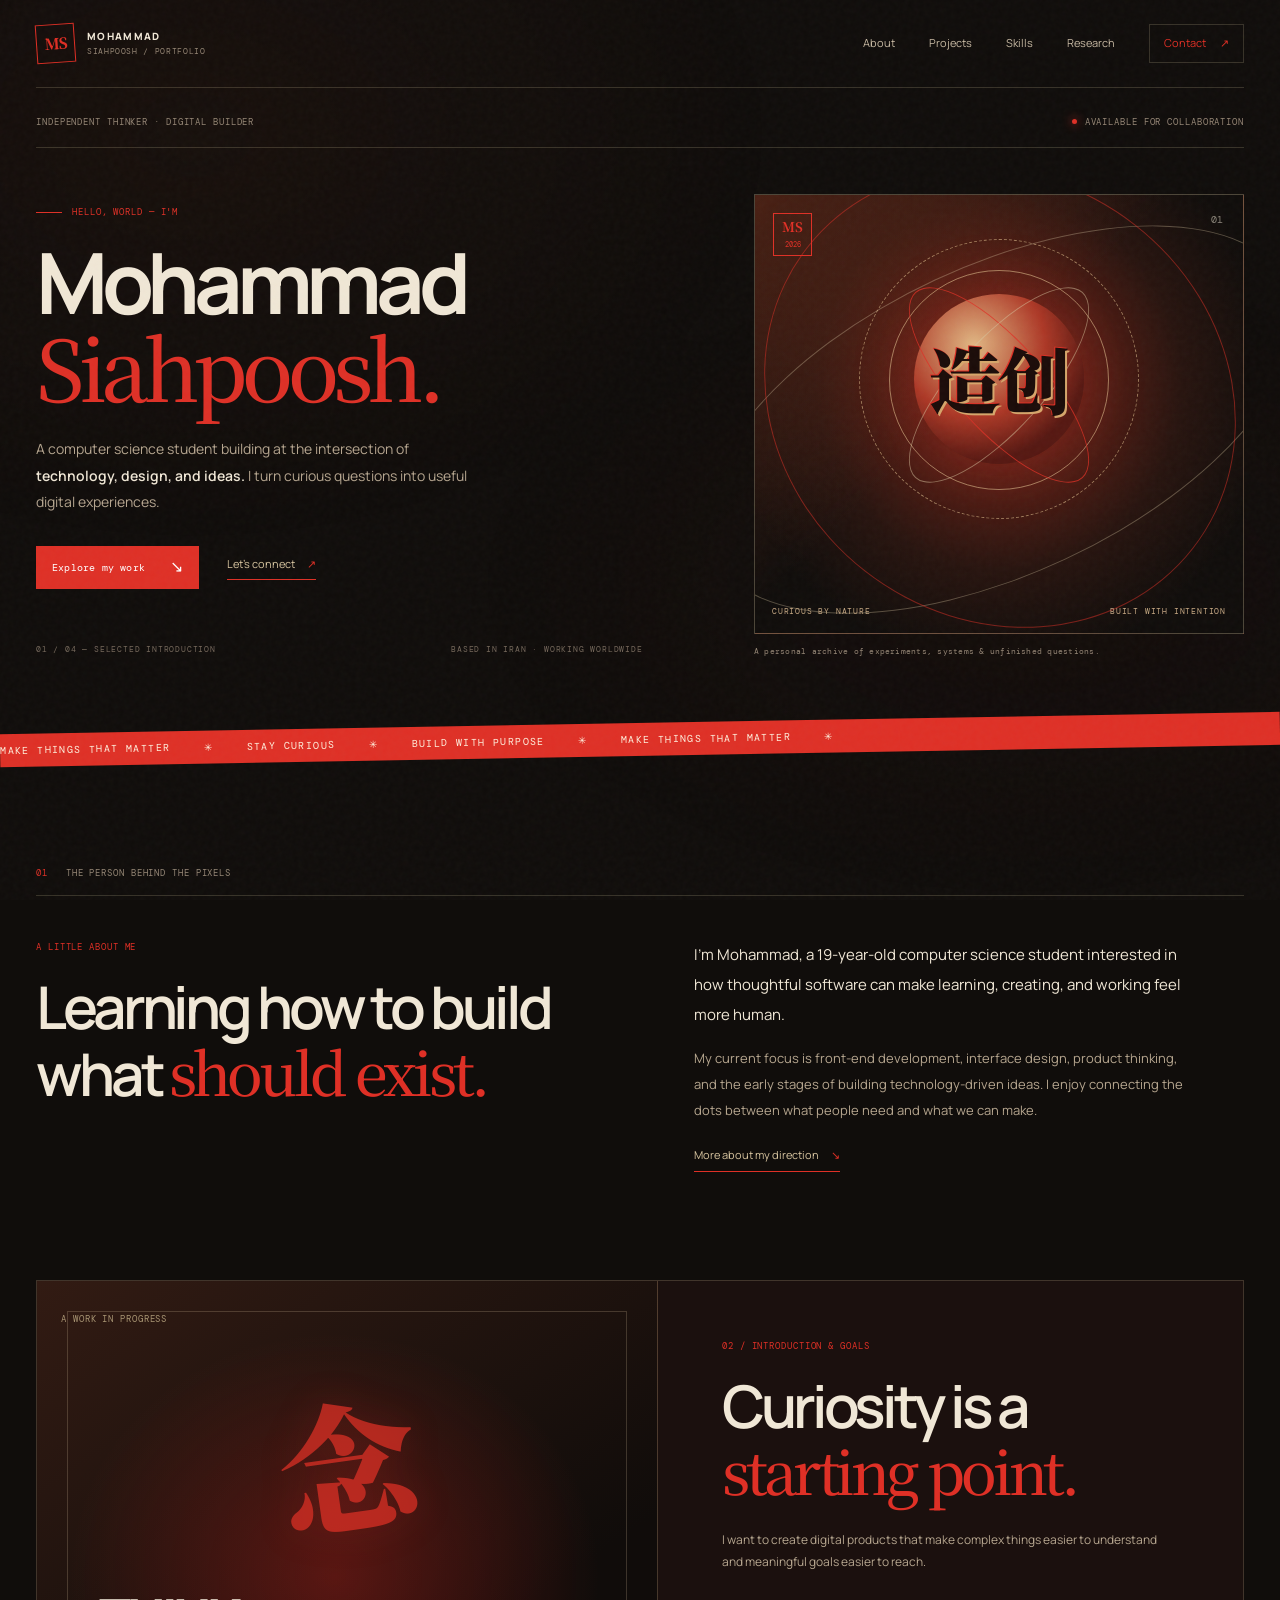
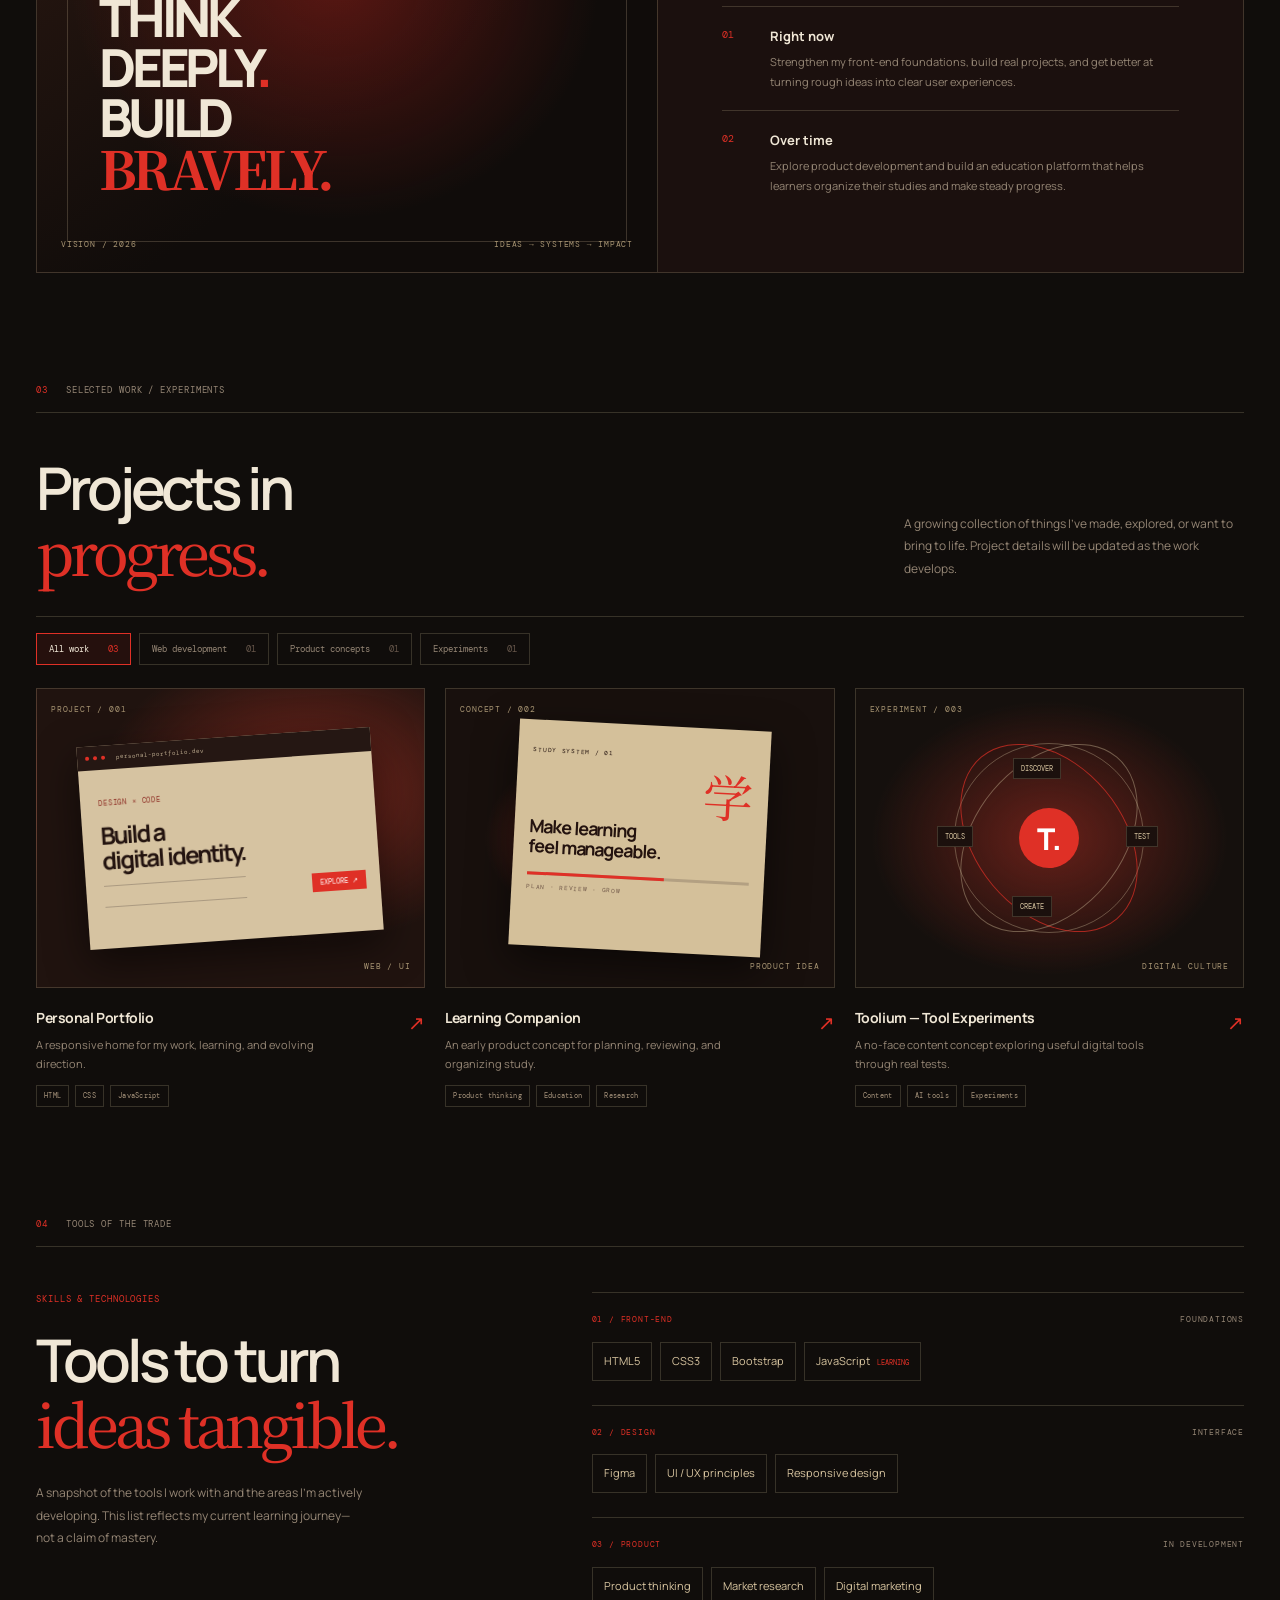
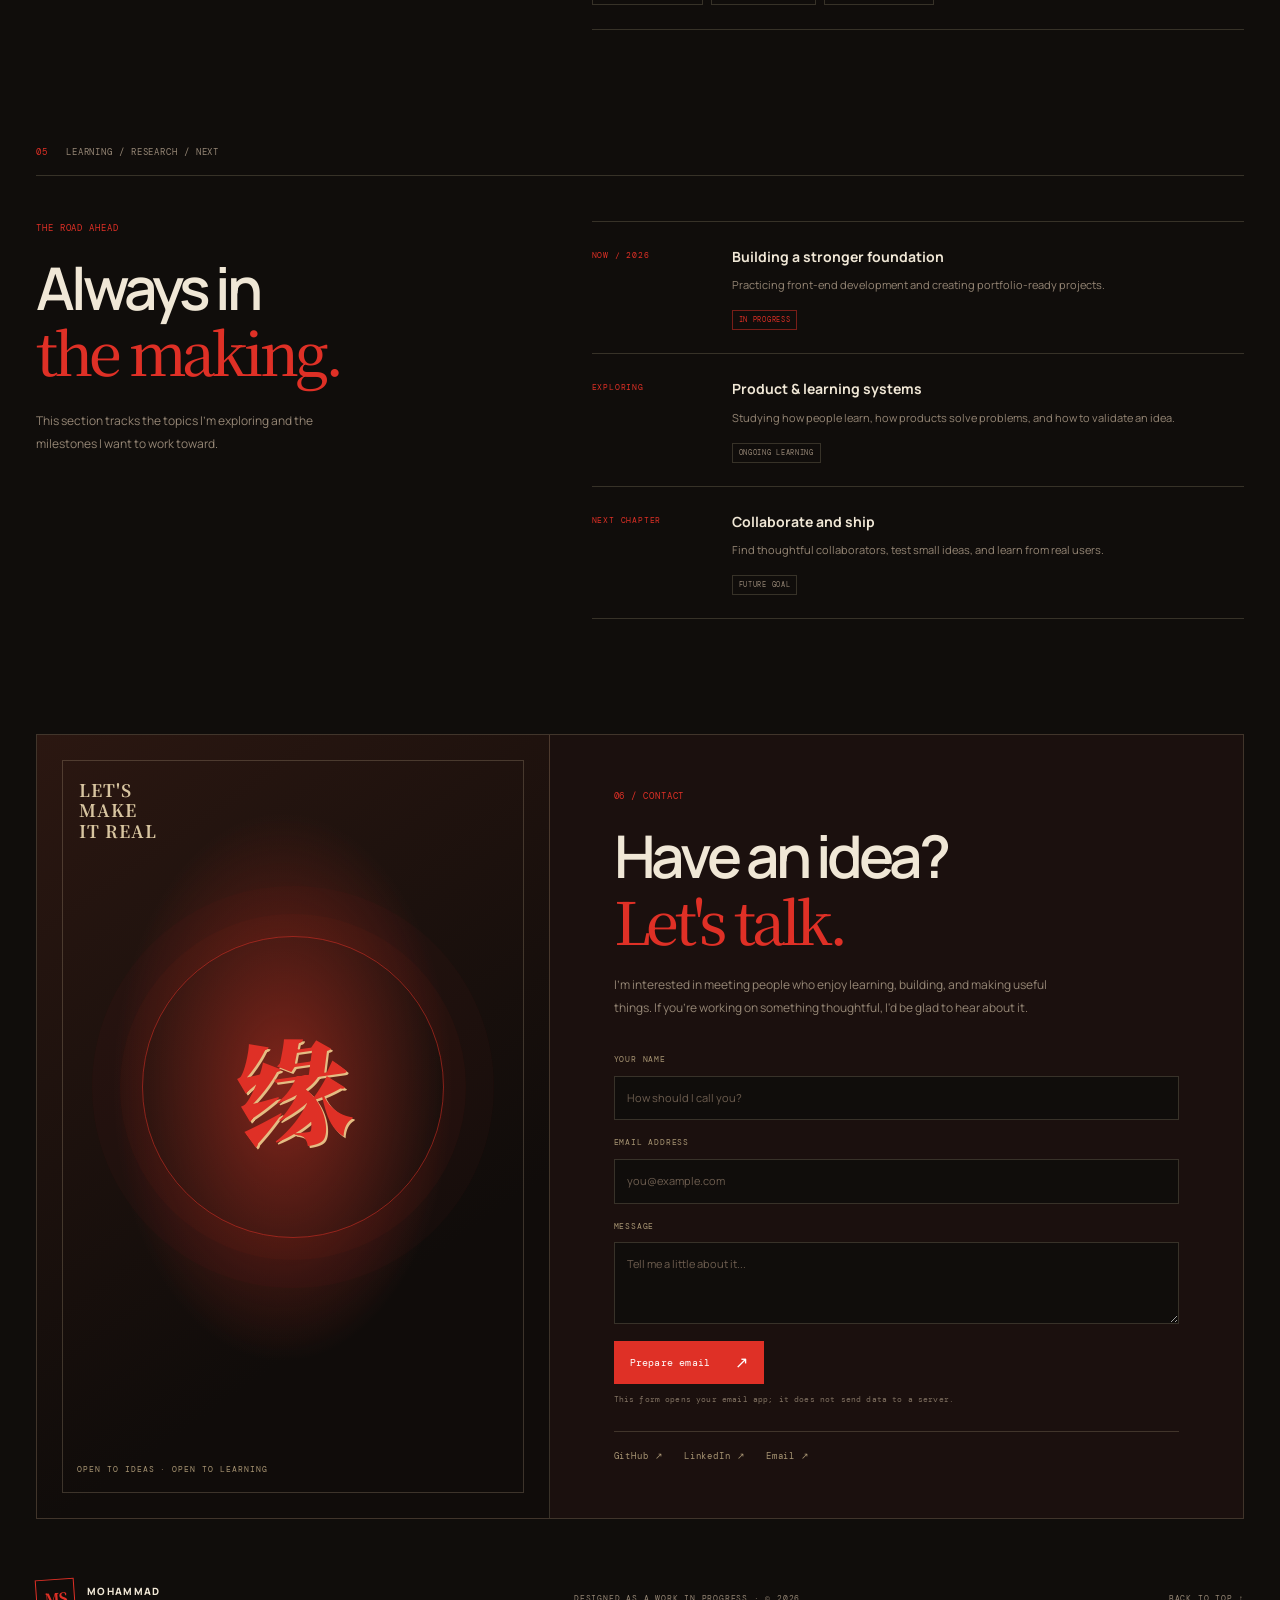
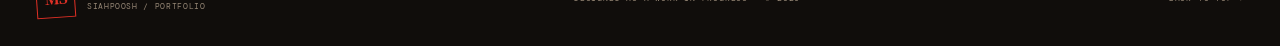
<file: project5/index.html>
<!DOCTYPE html>
<html lang="en">
<head>
  <meta charset="UTF-8">
  <meta name="viewport" content="width=device-width, initial-scale=1.0">
  <meta name="description" content="Mohammad Siahpoosh — computer science student, front-end developer, and creative technologist.">
  <title>Mohammad Siahpoosh — Portfolio</title>
  <link rel="preconnect" href="https://fonts.googleapis.com">
  <link rel="preconnect" href="https://fonts.gstatic.com" crossorigin>
  <link href="https://fonts.googleapis.com/css2?family=DM+Mono:wght@400;500&family=Manrope:wght@400;500;600;700;800&family=Noto+Serif+SC:wght@500;700;900&display=swap" rel="stylesheet">
  <link rel="stylesheet" href="style.css">
  <script src="script.js" defer></script>
</head>
<body>
  <div class="grain" aria-hidden="true"></div>
  <header class="site-header">
    <a class="brand" href="#home" aria-label="Mohammad Siahpoosh home"><span class="brand-mark">MS</span><span>MOHAMMAD<br><small>SIAHPOOSH / PORTFOLIO</small></span></a>
    <button class="menu-toggle" aria-label="Open navigation" aria-expanded="false" aria-controls="primary-nav"><span></span><span></span></button>
    <nav id="primary-nav" class="nav">
      <a href="#about">About</a><a href="#projects">Projects</a><a href="#skills">Skills</a><a href="#research">Research</a><a href="#contact" class="nav-contact">Contact <span>↗</span></a>
    </nav>
  </header>

  <main>
    <section class="hero section-wrap" id="home">
      <div class="hero-topline"><span>INDEPENDENT THINKER · DIGITAL BUILDER</span><span class="live-dot">AVAILABLE FOR COLLABORATION</span></div>
      <div class="hero-grid">
        <div class="hero-copy">
          <p class="eyebrow"><span class="red-line"></span> HELLO, WORLD — I'M</p>
          <h1>Mohammad<br><em>Siahpoosh.</em></h1>
          <p class="hero-description">A computer science student building at the intersection of <strong>technology, design, and ideas.</strong> I turn curious questions into useful digital experiences.</p>
          <div class="hero-actions"><a class="button button-primary" href="#projects">Explore my work <span>↘</span></a><a class="text-link" href="#contact">Let's connect <span>↗</span></a></div>
          <div class="hero-meta"><span>01 / 04 — SELECTED INTRODUCTION</span><span>BASED IN IRAN · WORKING WORLDWIDE</span></div>
        </div>
        <div class="hero-art" aria-label="Abstract red and parchment-inspired artwork">
          <div class="art-frame">
            <div class="art-stamp">MS<br><small>2026</small></div>
            <div class="art-ring ring-one"></div><div class="art-ring ring-two"></div>
            <div class="art-sun"></div>
            <div class="art-orbit orbit-one"></div><div class="art-orbit orbit-two"></div>
            <div class="art-character">创<br>造</div>
            <div class="art-bottom"><span>CURIOUS BY NATURE</span><span>BUILT WITH INTENTION</span></div>
            <div class="art-number">01</div>
          </div>
          <p class="art-caption">A personal archive of experiments, systems &amp; unfinished questions.</p>
        </div>
      </div>
      <div class="marquee" aria-hidden="true"><div>MAKE THINGS THAT MATTER <span>✳</span> STAY CURIOUS <span>✳</span> BUILD WITH PURPOSE <span>✳</span> MAKE THINGS THAT MATTER <span>✳</span></div></div>
    </section>

    <section class="intro-section section-wrap" id="about">
      <div class="section-label"><span>01</span><span>THE PERSON BEHIND THE PIXELS</span></div>
      <div class="intro-grid">
        <div><p class="eyebrow">A LITTLE ABOUT ME</p><h2>Learning how to build<br>what <em>should exist.</em></h2></div>
        <div class="intro-text"><p>I'm Mohammad, a 19-year-old computer science student interested in how thoughtful software can make learning, creating, and working feel more human.</p><p>My current focus is front-end development, interface design, product thinking, and the early stages of building technology-driven ideas. I enjoy connecting the dots between what people need and what we can make.</p><a class="text-link" href="#goals">More about my direction <span>↘</span></a></div>
      </div>
    </section>

    <section class="manifesto section-wrap" id="goals">
      <div class="manifesto-art">
        <span class="manifesto-kicker">A WORK IN PROGRESS</span>
        <div class="manifesto-symbol">念</div>
        <div class="manifesto-big">THINK<br>DEEPLY<span>.</span><br>BUILD<br><em>BRAVELY.</em></div>
        <div class="manifesto-footer"><span>VISION / 2026</span><span>IDEAS → SYSTEMS → IMPACT</span></div>
      </div>
      <div class="manifesto-copy">
        <p class="eyebrow">02 / INTRODUCTION &amp; GOALS</p>
        <h2>Curiosity is a<br><em>starting point.</em></h2>
        <p>I want to create digital products that make complex things easier to understand and meaningful goals easier to reach.</p>
        <div class="goal-row"><span>01</span><div><h3>Right now</h3><p>Strengthen my front-end foundations, build real projects, and get better at turning rough ideas into clear user experiences.</p></div></div>
        <div class="goal-row"><span>02</span><div><h3>Over time</h3><p>Explore product development and build an education platform that helps learners organize their studies and make steady progress.</p></div></div>
      </div>
    </section>

    <section class="projects-section section-wrap" id="projects">
      <div class="section-label"><span>03</span><span>SELECTED WORK / EXPERIMENTS</span></div>
      <div class="section-heading"><h2>Projects in<br><em>progress.</em></h2><p>A growing collection of things I've made, explored, or want to bring to life. Project details will be updated as the work develops.</p></div>
      <div class="filter-bar" role="group" aria-label="Filter projects">
        <button class="filter-btn active" data-filter="all">All work <span>03</span></button>
        <button class="filter-btn" data-filter="web">Web development <span>01</span></button>
        <button class="filter-btn" data-filter="concept">Product concepts <span>01</span></button>
        <button class="filter-btn" data-filter="experiment">Experiments <span>01</span></button>
      </div>
      <div class="project-grid">
        <article class="project-card" data-category="web">
          <div class="project-visual visual-one"><span class="visual-index">PROJECT / 001</span><div class="browser-window"><div class="browser-bar"><i></i><i></i><i></i><span>personal-portfolio.dev</span></div><div class="browser-content"><small>DESIGN × CODE</small><b>Build a<br>digital identity.</b><div class="browser-lines"></div><div class="browser-pill">EXPLORE ↗</div></div></div><span class="visual-label">WEB / UI</span></div>
          <div class="project-info"><div><h3>Personal Portfolio</h3><p>A responsive home for my work, learning, and evolving direction.</p></div><span class="project-arrow">↗</span></div>
          <div class="tag-row"><span>HTML</span><span>CSS</span><span>JavaScript</span></div>
        </article>
        <article class="project-card" data-category="concept">
          <div class="project-visual visual-two"><span class="visual-index">CONCEPT / 002</span><div class="study-card"><span class="study-overline">STUDY SYSTEM / 01</span><div class="study-glyph">学</div><h3>Make learning<br>feel manageable.</h3><div class="study-progress"><span></span></div><div class="study-small">PLAN · REVIEW · GROW</div></div><span class="visual-label">PRODUCT IDEA</span></div>
          <div class="project-info"><div><h3>Learning Companion</h3><p>An early product concept for planning, reviewing, and organizing study.</p></div><span class="project-arrow">↗</span></div>
          <div class="tag-row"><span>Product thinking</span><span>Education</span><span>Research</span></div>
        </article>
        <article class="project-card" data-category="experiment">
          <div class="project-visual visual-three"><span class="visual-index">EXPERIMENT / 003</span><div class="tool-orbit"><div class="orbit-core">T.</div><span class="orbit-chip chip-a">DISCOVER</span><span class="orbit-chip chip-b">TEST</span><span class="orbit-chip chip-c">CREATE</span><span class="orbit-chip chip-d">TOOLS</span></div><span class="visual-label">DIGITAL CULTURE</span></div>
          <div class="project-info"><div><h3>Toolium — Tool Experiments</h3><p>A no-face content concept exploring useful digital tools through real tests.</p></div><span class="project-arrow">↗</span></div>
          <div class="tag-row"><span>Content</span><span>AI tools</span><span>Experiments</span></div>
        </article>
      </div>
    </section>

    <section class="skills-section section-wrap" id="skills">
      <div class="section-label"><span>04</span><span>TOOLS OF THE TRADE</span></div>
      <div class="skills-grid"><div><p class="eyebrow">SKILLS &amp; TECHNOLOGIES</p><h2>Tools to turn<br><em>ideas tangible.</em></h2><p class="skills-note">A snapshot of the tools I work with and the areas I'm actively developing. This list reflects my current learning journey—not a claim of mastery.</p></div>
        <div class="skills-list">
          <div class="skill-group"><div class="skill-group-head"><span>01 / FRONT-END</span><span>FOUNDATIONS</span></div><div class="skill-items"><span>HTML5</span><span>CSS3</span><span>Bootstrap</span><span>JavaScript <small>LEARNING</small></span></div></div>
          <div class="skill-group"><div class="skill-group-head"><span>02 / DESIGN</span><span>INTERFACE</span></div><div class="skill-items"><span>Figma</span><span>UI / UX principles</span><span>Responsive design</span></div></div>
          <div class="skill-group"><div class="skill-group-head"><span>03 / PRODUCT</span><span>IN DEVELOPMENT</span></div><div class="skill-items"><span>Product thinking</span><span>Market research</span><span>Digital marketing</span></div></div>
        </div>
      </div>
    </section>

    <section class="timeline-section section-wrap" id="research">
      <div class="section-label"><span>05</span><span>LEARNING / RESEARCH / NEXT</span></div>
      <div class="timeline-grid"><div><p class="eyebrow">THE ROAD AHEAD</p><h2>Always in<br><em>the making.</em></h2><p class="timeline-note">This section tracks the topics I'm exploring and the milestones I want to work toward.</p></div>
        <div class="timeline">
          <article><span class="timeline-date">NOW / 2026</span><div><h3>Building a stronger foundation</h3><p>Practicing front-end development and creating portfolio-ready projects.</p><span class="status">IN PROGRESS</span></div></article>
          <article><span class="timeline-date">EXPLORING</span><div><h3>Product &amp; learning systems</h3><p>Studying how people learn, how products solve problems, and how to validate an idea.</p><span class="status status-muted">ONGOING LEARNING</span></div></article>
          <article><span class="timeline-date">NEXT CHAPTER</span><div><h3>Collaborate and ship</h3><p>Find thoughtful collaborators, test small ideas, and learn from real users.</p><span class="status status-muted">FUTURE GOAL</span></div></article>
        </div>
      </div>
    </section>

    <section class="contact-section section-wrap" id="contact">
      <div class="contact-art"><span class="contact-stamp">LET'S<br>MAKE<br>IT REAL</span><div class="contact-symbol">缘</div><div class="contact-art-bottom">OPEN TO IDEAS · OPEN TO LEARNING</div></div>
      <div class="contact-copy"><p class="eyebrow">06 / CONTACT</p><h2>Have an idea?<br><em>Let's talk.</em></h2><p>I'm interested in meeting people who enjoy learning, building, and making useful things. If you're working on something thoughtful, I'd be glad to hear about it.</p>
        <form id="contact-form" class="contact-form" novalidate>
          <label for="contact-name">YOUR NAME</label><input id="contact-name" name="name" type="text" placeholder="How should I call you?" required>
          <label for="contact-email">EMAIL ADDRESS</label><input id="contact-email" name="email" type="email" placeholder="you@example.com" required>
          <label for="contact-message">MESSAGE</label><textarea id="contact-message" name="message" rows="3" placeholder="Tell me a little about it..." required></textarea>
          <button class="button button-primary" type="submit">Prepare email <span>↗</span></button>
          <p class="form-note" id="form-note" aria-live="polite">This form opens your email app; it does not send data to a server.</p>
        </form>
        <div class="social-links"><a href="https://github.com/" target="_blank" rel="noreferrer">GitHub ↗</a><a href="https://www.linkedin.com/" target="_blank" rel="noreferrer">LinkedIn ↗</a><a href="mailto:hello@example.com">Email ↗</a></div>
      </div>
    </section>
  </main>
  <footer class="footer section-wrap"><a class="brand footer-brand" href="#home"><span class="brand-mark">MS</span><span>MOHAMMAD<br><small>SIAHPOOSH / PORTFOLIO</small></span></a><span>DESIGNED AS A WORK IN PROGRESS · © <span id="year">2026</span></span><a href="#home">BACK TO TOP ↑</a></footer>
</body>
</html>
</file>
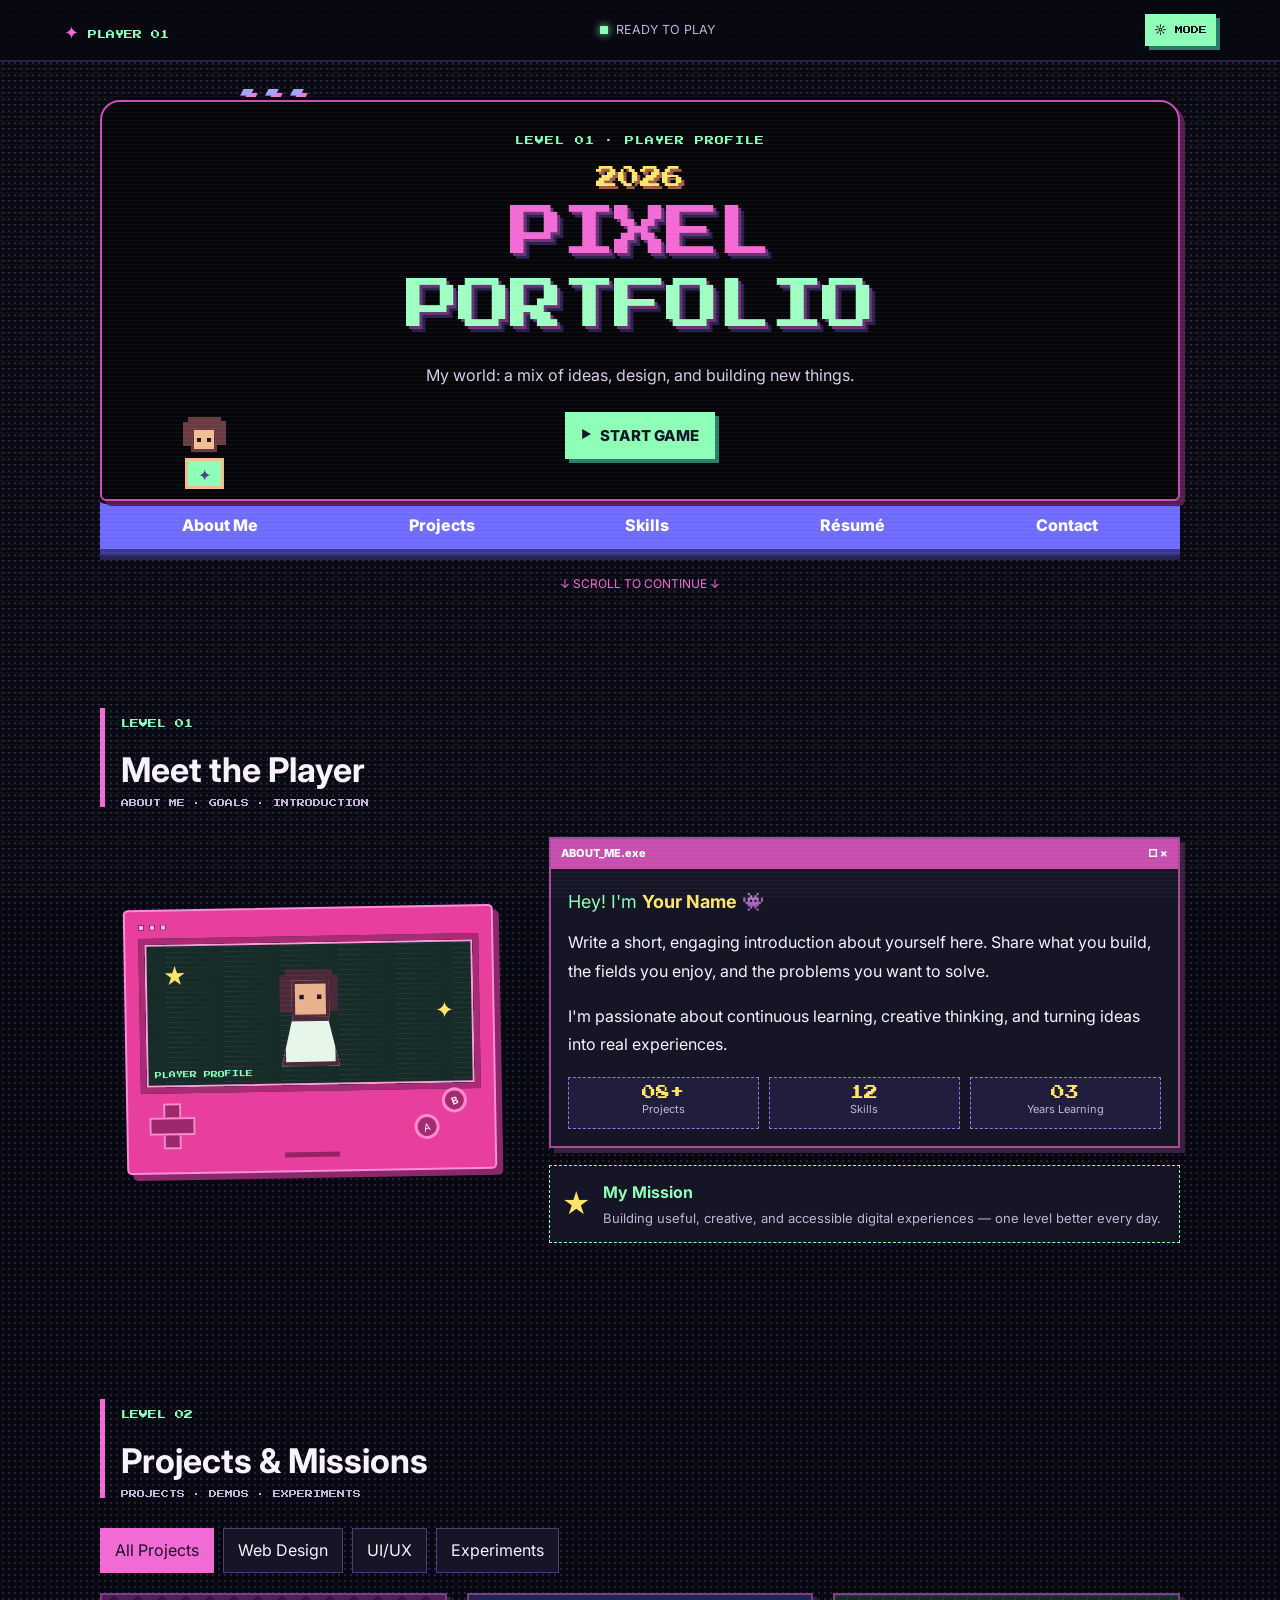
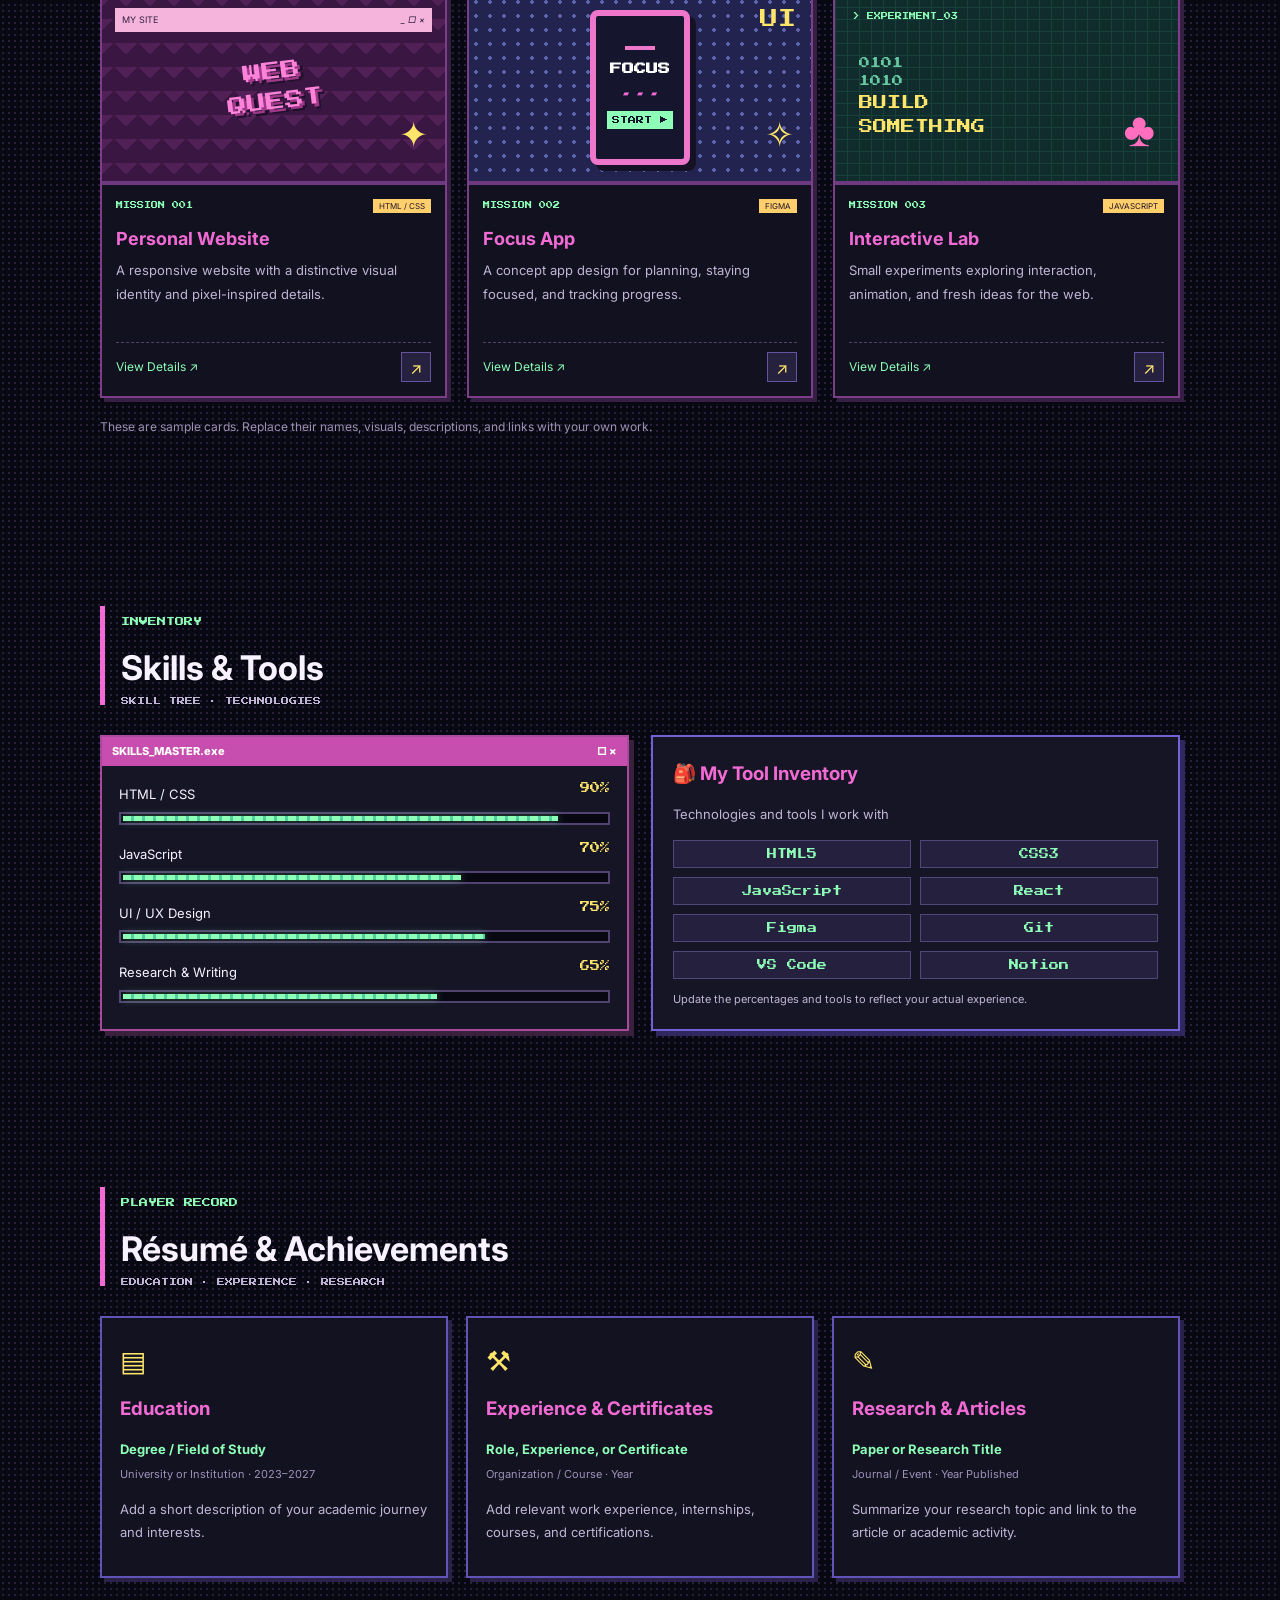
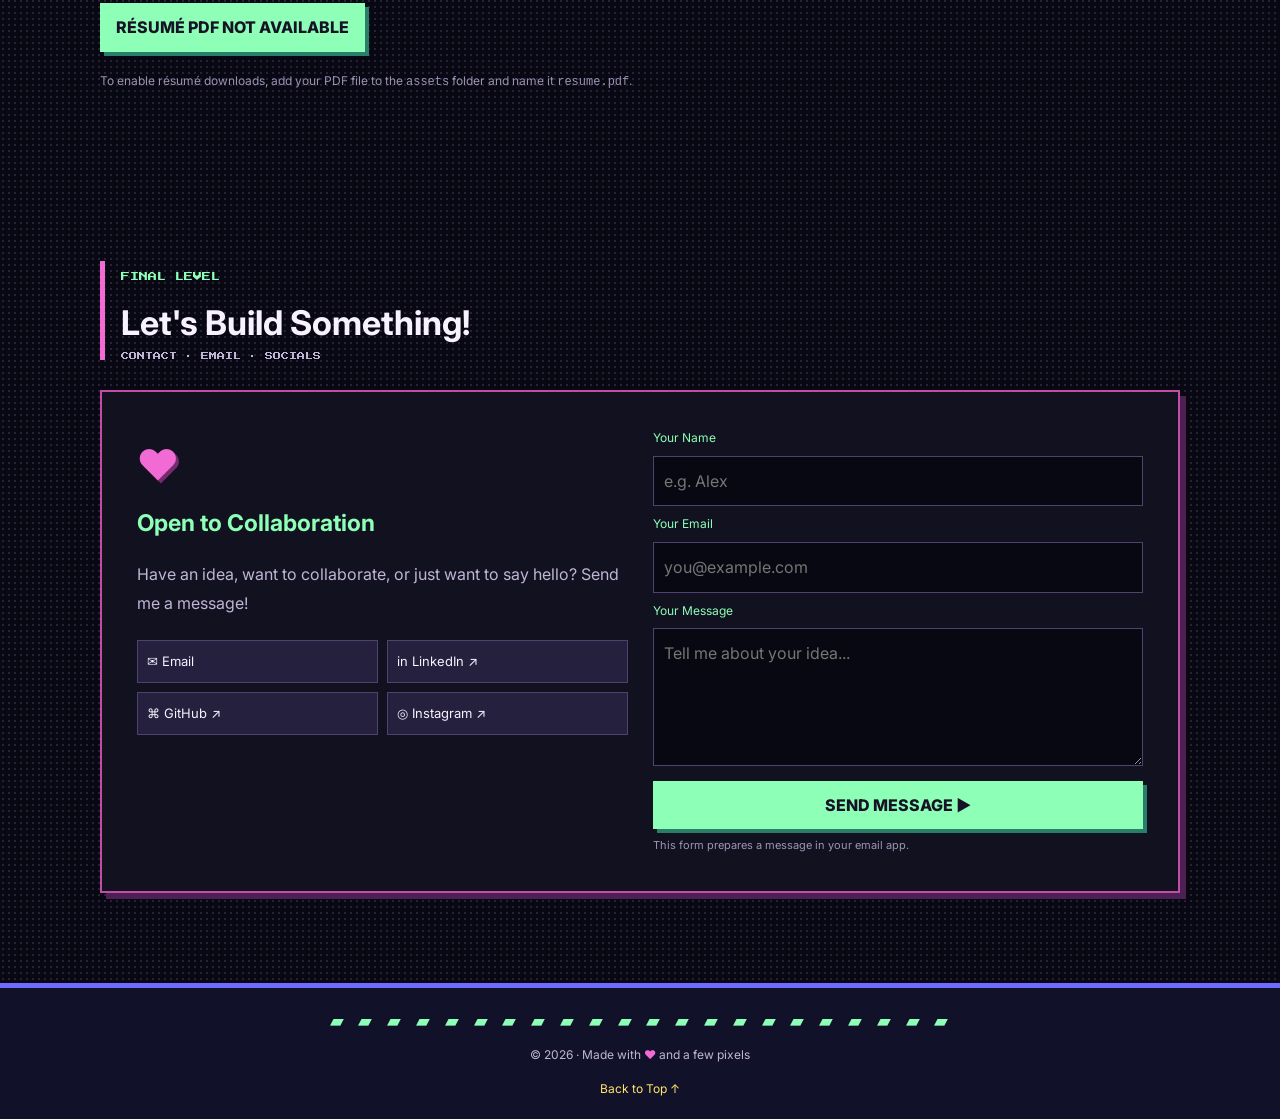
<file: project2/assets/index.html>
<!DOCTYPE html>
<html lang="en" dir="ltr">
<head>
  <meta charset="UTF-8">
  <meta name="viewport" content="width=device-width, initial-scale=1.0">
  <meta name="theme-color" content="#090914">
  <meta name="description" content="A pixel-art personal portfolio featuring projects, skills, résumé, research, and contact details.">
  <title>Pixel Portfolio — Player 01</title>
  <link rel="preconnect" href="https://fonts.googleapis.com">
  <link rel="preconnect" href="https://fonts.gstatic.com" crossorigin>
  <link href="https://fonts.googleapis.com/css2?family=Press+Start+2P&family=Inter:wght@400;500;600;700;800&display=swap" rel="stylesheet">
  <link rel="stylesheet" href="../style.css">
</head>
<body>
  <div class="scanlines" aria-hidden="true"></div>
  <header class="hud">
    <a class="brand" href="#home" aria-label="Go to home"><span class="brand-icon">✦</span> PLAYER 01</a>
    <div class="hud-status"><span class="status-dot"></span> <span id="statusText">READY TO PLAY</span></div>
    <button class="sound-toggle pixel-btn" id="themeToggle" type="button" aria-label="Toggle display mode">☼ <span>MODE</span></button>
  </header>

  <main>
    <section class="hero section-wrap" id="home">
      <div class="hero-sky" aria-hidden="true">
        <span class="cloud cloud-a">▰ ▰ ▰</span><span class="cloud cloud-b">▰ ▰</span>
        <span class="star star-a">✦</span><span class="star star-b">✧</span><span class="star star-c">✦</span>
      </div>
      <div class="hero-frame pixel-border">
        <p class="eyebrow">LEVEL 01 · PLAYER PROFILE</p>
        <p class="year">20<span>26</span></p>
        <h1>PIXEL<br><span>PORTFOLIO</span></h1>
        <p class="hero-intro">My world: a mix of ideas, design, and building new things.</p>
        <a class="pixel-btn start-btn" href="#about"><span class="play-icon">▶</span> START GAME</a>
        <div class="hero-sprite" aria-hidden="true">
          <div class="sprite-hair"></div><div class="sprite-face"><i></i><b></b></div><div class="sprite-body">✦</div>
        </div>
      </div>
      <nav class="pixel-nav" aria-label="Main navigation">
        <a href="#about">About Me</a><a href="#projects">Projects</a><a href="#skills">Skills</a><a href="#resume">Résumé</a><a href="#contact">Contact</a>
      </nav>
      <div class="scroll-hint">↓ SCROLL TO CONTINUE ↓</div>
    </section>

    <section class="section-wrap level-section" id="about">
      <div class="section-heading"><span class="level-tag">LEVEL 01</span><h2>Meet the Player</h2><p>ABOUT ME · GOALS · INTRODUCTION</p></div>
      <div class="about-layout">
        <div class="console-card pixel-border">
          <div class="console-top"><span class="tiny-led"></span><span class="tiny-led"></span><span class="tiny-led"></span></div>
          <div class="console-screen">
            <div class="avatar-pixel" aria-hidden="true"><div class="avatar-hair"></div><div class="avatar-head"><span></span><i></i></div><div class="avatar-shirt"></div></div>
            <span class="screen-star">★</span><span class="screen-star second">✦</span>
            <p>PLAYER PROFILE</p>
          </div>
          <div class="console-controls"><div class="dpad"><span></span><b></b><i></i><em></em></div><div class="action-buttons"><i>A</i><b>B</b></div></div>
          <div class="console-slot"></div>
        </div>
        <div class="about-copy">
          <div class="info-window pixel-border">
            <div class="window-bar"><span>ABOUT_ME.exe</span><span>□ ×</span></div>
            <div class="window-content">
              <p class="hello">Hey! I'm <strong>Your Name</strong> 👾</p>
              <p>Write a short, engaging introduction about yourself here. Share what you build, the fields you enjoy, and the problems you want to solve.</p>
              <p>I'm passionate about continuous learning, creative thinking, and turning ideas into real experiences.</p>
              <div class="mini-stats"><div><strong>08+</strong><span>Projects</span></div><div><strong>12</strong><span>Skills</span></div><div><strong>03</strong><span>Years Learning</span></div></div>
            </div>
          </div>
          <div class="goal-box"><span class="goal-icon">★</span><div><h3>My Mission</h3><p>Building useful, creative, and accessible digital experiences — one level better every day.</p></div></div>
        </div>
      </div>
    </section>

    <section class="section-wrap" id="projects">
      <div class="section-heading"><span class="level-tag">LEVEL 02</span><h2>Projects & Missions</h2><p>PROJECTS · DEMOS · EXPERIMENTS</p></div>
      <div class="filter-row" role="group" aria-label="Filter projects">
        <button class="filter-btn active" data-filter="all">All Projects</button><button class="filter-btn" data-filter="web">Web Design</button><button class="filter-btn" data-filter="ui">UI/UX</button><button class="filter-btn" data-filter="lab">Experiments</button>
      </div>
      <div class="project-grid">
        <article class="project-card pixel-border" data-category="web">
          <div class="project-art art-pink"><span class="art-window">MY SITE <i>_ □ ×</i></span><div class="art-big">WEB<br>QUEST</div><span class="art-star">✦</span></div>
          <div class="project-info"><div class="project-meta"><span>MISSION 001</span><span class="chip">HTML / CSS</span></div><h3>Personal Website</h3><p>A responsive website with a distinctive visual identity and pixel-inspired details.</p><div class="project-actions"><a href="#contact" class="text-link">View Details ↗</a><button class="icon-btn details-btn" aria-label="Personal website project details" data-title="Personal Website" data-desc="Replace this with real project details, challenges, solutions, and a demo link." data-tech="HTML, CSS, JavaScript">↗</button></div></div>
        </article>
        <article class="project-card pixel-border" data-category="ui">
          <div class="project-art art-blue"><div class="mock-phone"><span></span><b>FOCUS</b><i>▰ ▰ ▰</i><em>START ▶</em></div><span class="art-star">✧</span><span class="art-bubble">UI</span></div>
          <div class="project-info"><div class="project-meta"><span>MISSION 002</span><span class="chip">FIGMA</span></div><h3>Focus App</h3><p>A concept app design for planning, staying focused, and tracking progress.</p><div class="project-actions"><a href="#contact" class="text-link">View Details ↗</a><button class="icon-btn details-btn" aria-label="Focus app project details" data-title="Focus App" data-desc="Introduce your design process, wireframes, and prototype here." data-tech="Figma, UI/UX">↗</button></div></div>
        </article>
        <article class="project-card pixel-border" data-category="lab">
          <div class="project-art art-green"><span class="terminal-label">> EXPERIMENT_03</span><div class="terminal-code">0101<br>1010<br><span>BUILD<br>SOMETHING</span></div><span class="pixel-plant">♣</span></div>
          <div class="project-info"><div class="project-meta"><span>MISSION 003</span><span class="chip">JAVASCRIPT</span></div><h3>Interactive Lab</h3><p>Small experiments exploring interaction, animation, and fresh ideas for the web.</p><div class="project-actions"><a href="#contact" class="text-link">View Details ↗</a><button class="icon-btn details-btn" aria-label="Interactive lab project details" data-title="Interactive Lab" data-desc="Write about your experiments, results, and what you learned." data-tech="JavaScript, CSS">↗</button></div></div></div>
        </article>
      </div>
      <p class="section-note">These are sample cards. Replace their names, visuals, descriptions, and links with your own work.</p>
    </section>

    <section class="section-wrap" id="skills">
      <div class="section-heading"><span class="level-tag">INVENTORY</span><h2>Skills & Tools</h2><p>SKILL TREE · TECHNOLOGIES</p></div>
      <div class="skills-layout">
        <div class="info-window pixel-border">
          <div class="window-bar"><span>SKILLS_MASTER.exe</span><span>□ ×</span></div>
          <div class="window-content skill-list">
            <div class="skill"><div><span>HTML / CSS</span><b>90%</b></div><div class="xp"><i style="width:90%"></i></div></div>
            <div class="skill"><div><span>JavaScript</span><b>70%</b></div><div class="xp"><i style="width:70%"></i></div></div>
            <div class="skill"><div><span>UI / UX Design</span><b>75%</b></div><div class="xp"><i style="width:75%"></i></div></div>
            <div class="skill"><div><span>Research & Writing</span><b>65%</b></div><div class="xp"><i style="width:65%"></i></div></div>
          </div>
        </div>
        <div class="tool-inventory pixel-border"><h3>🎒 My Tool Inventory</h3><p>Technologies and tools I work with</p><div class="tool-grid"><span>HTML5</span><span>CSS3</span><span>JavaScript</span><span>React</span><span>Figma</span><span>Git</span><span>VS Code</span><span>Notion</span></div><p class="small-hint">Update the percentages and tools to reflect your actual experience.</p></div>
      </div>
    </section>

    <section class="section-wrap" id="resume">
      <div class="section-heading"><span class="level-tag">PLAYER RECORD</span><h2>Résumé & Achievements</h2><p>EDUCATION · EXPERIENCE · RESEARCH</p></div>
      <div class="records-grid">
        <article class="record-card pixel-border"><div class="record-icon">▤</div><h3>Education</h3><p><strong>Degree / Field of Study</strong><br><span>University or Institution · 2023–2027</span></p><p>Add a short description of your academic journey and interests.</p></article>
        <article class="record-card pixel-border"><div class="record-icon">⚒</div><h3>Experience & Certificates</h3><p><strong>Role, Experience, or Certificate</strong><br><span>Organization / Course · Year</span></p><p>Add relevant work experience, internships, courses, and certifications.</p></article>
        <article class="record-card pixel-border"><div class="record-icon">✎</div><h3>Research & Articles</h3><p><strong>Paper or Research Title</strong><br><span>Journal / Event · Year Published</span></p><p>Summarize your research topic and link to the article or academic activity.</p></article>
      </div>
      <span class="pixel-btn resume-btn" aria-disabled="true" data-resume-path="resume.pdf">RÉSUMÉ PDF NOT AVAILABLE</span>
      <p class="section-note">To enable résumé downloads, add your PDF file to the <code>assets</code> folder and name it <code>resume.pdf</code>.</p>
    </section>

    <section class="section-wrap contact-section" id="contact">
      <div class="section-heading"><span class="level-tag">FINAL LEVEL</span><h2>Let's Build Something!</h2><p>CONTACT · EMAIL · SOCIALS</p></div>
      <div class="contact-panel pixel-border">
        <div class="contact-copy"><div class="big-heart">♥</div><h3>Open to Collaboration</h3><p>Have an idea, want to collaborate, or just want to say hello? Send me a message!</p><div class="social-links"><a href="mailto:hello@example.com">✉ Email</a><a href="https://www.linkedin.com/" target="_blank" rel="noreferrer">in LinkedIn ↗</a><a href="https://github.com/" target="_blank" rel="noreferrer">⌘ GitHub ↗</a><a href="https://www.instagram.com/" target="_blank" rel="noreferrer">◎ Instagram ↗</a></div></div>
        <form id="contactForm" class="contact-form">
          <label for="visitorName">Your Name</label><input id="visitorName" name="name" placeholder="e.g. Alex" required>
          <label for="visitorEmail">Your Email</label><input id="visitorEmail" name="email" type="email" placeholder="you@example.com" required>
          <label for="visitorMessage">Your Message</label><textarea id="visitorMessage" name="message" rows="4" placeholder="Tell me about your idea..." required></textarea>
          <button class="pixel-btn send-btn" type="submit">SEND MESSAGE ▶</button><p class="form-hint" id="formHint">This form prepares a message in your email app.</p>
        </form>
      </div>
    </section>
  </main>

  <footer class="footer"><div class="footer-grass" aria-hidden="true">▰ ▰ ▰ ▰ ▰ ▰ ▰ ▰ ▰ ▰ ▰ ▰ ▰ ▰ ▰ ▰ ▰ ▰ ▰ ▰ ▰ ▰</div><p>© 2026 · Made with <span>♥</span> and a few pixels</p><a href="#home">Back to Top ↑</a></footer>

  <dialog id="projectDialog" class="project-dialog pixel-border">
    <button class="dialog-close" id="dialogClose" aria-label="Close">×</button><p class="eyebrow">MISSION DETAILS</p><h2 id="dialogTitle">Project Title</h2><p id="dialogDesc"></p><p class="dialog-tech" id="dialogTech"></p><button class="pixel-btn" id="dialogOk">GOT IT ✓</button>
  </dialog>
  <script src="../script.js"></script>
</body>
</html>
</file>
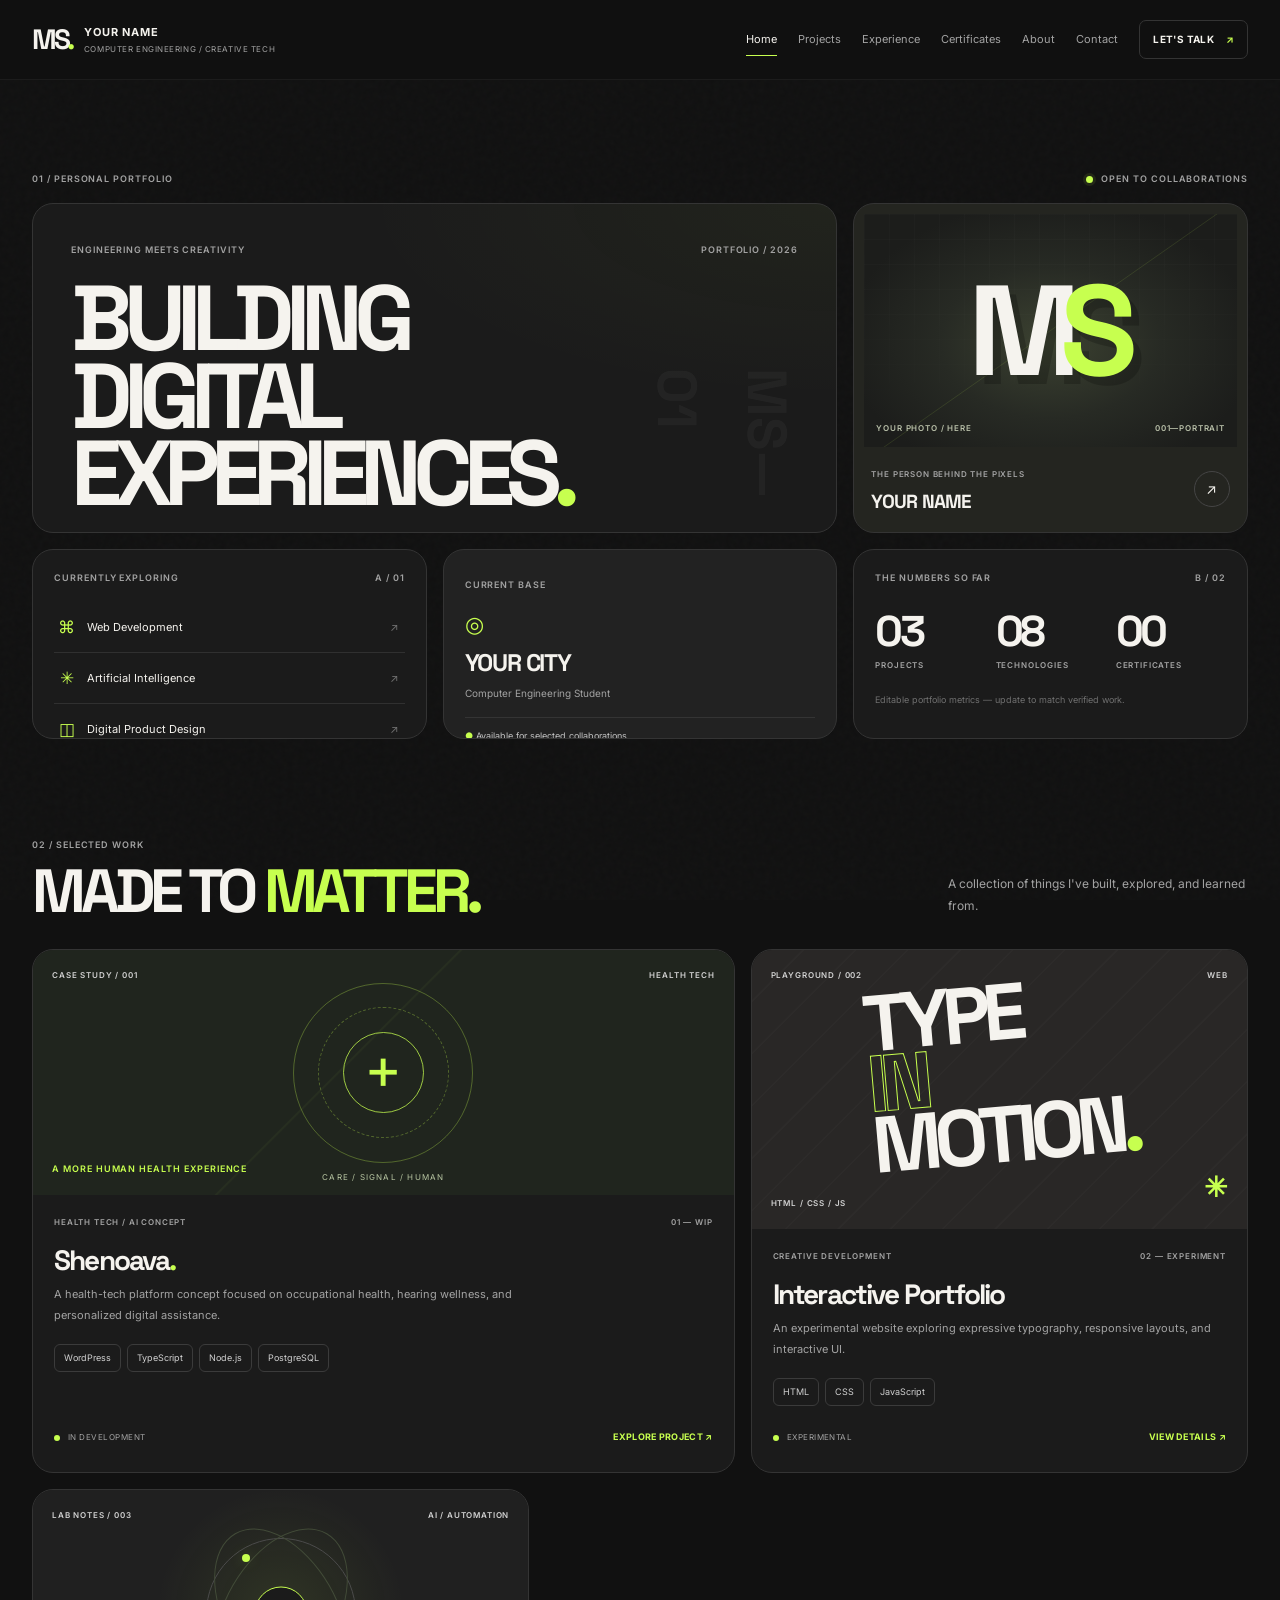
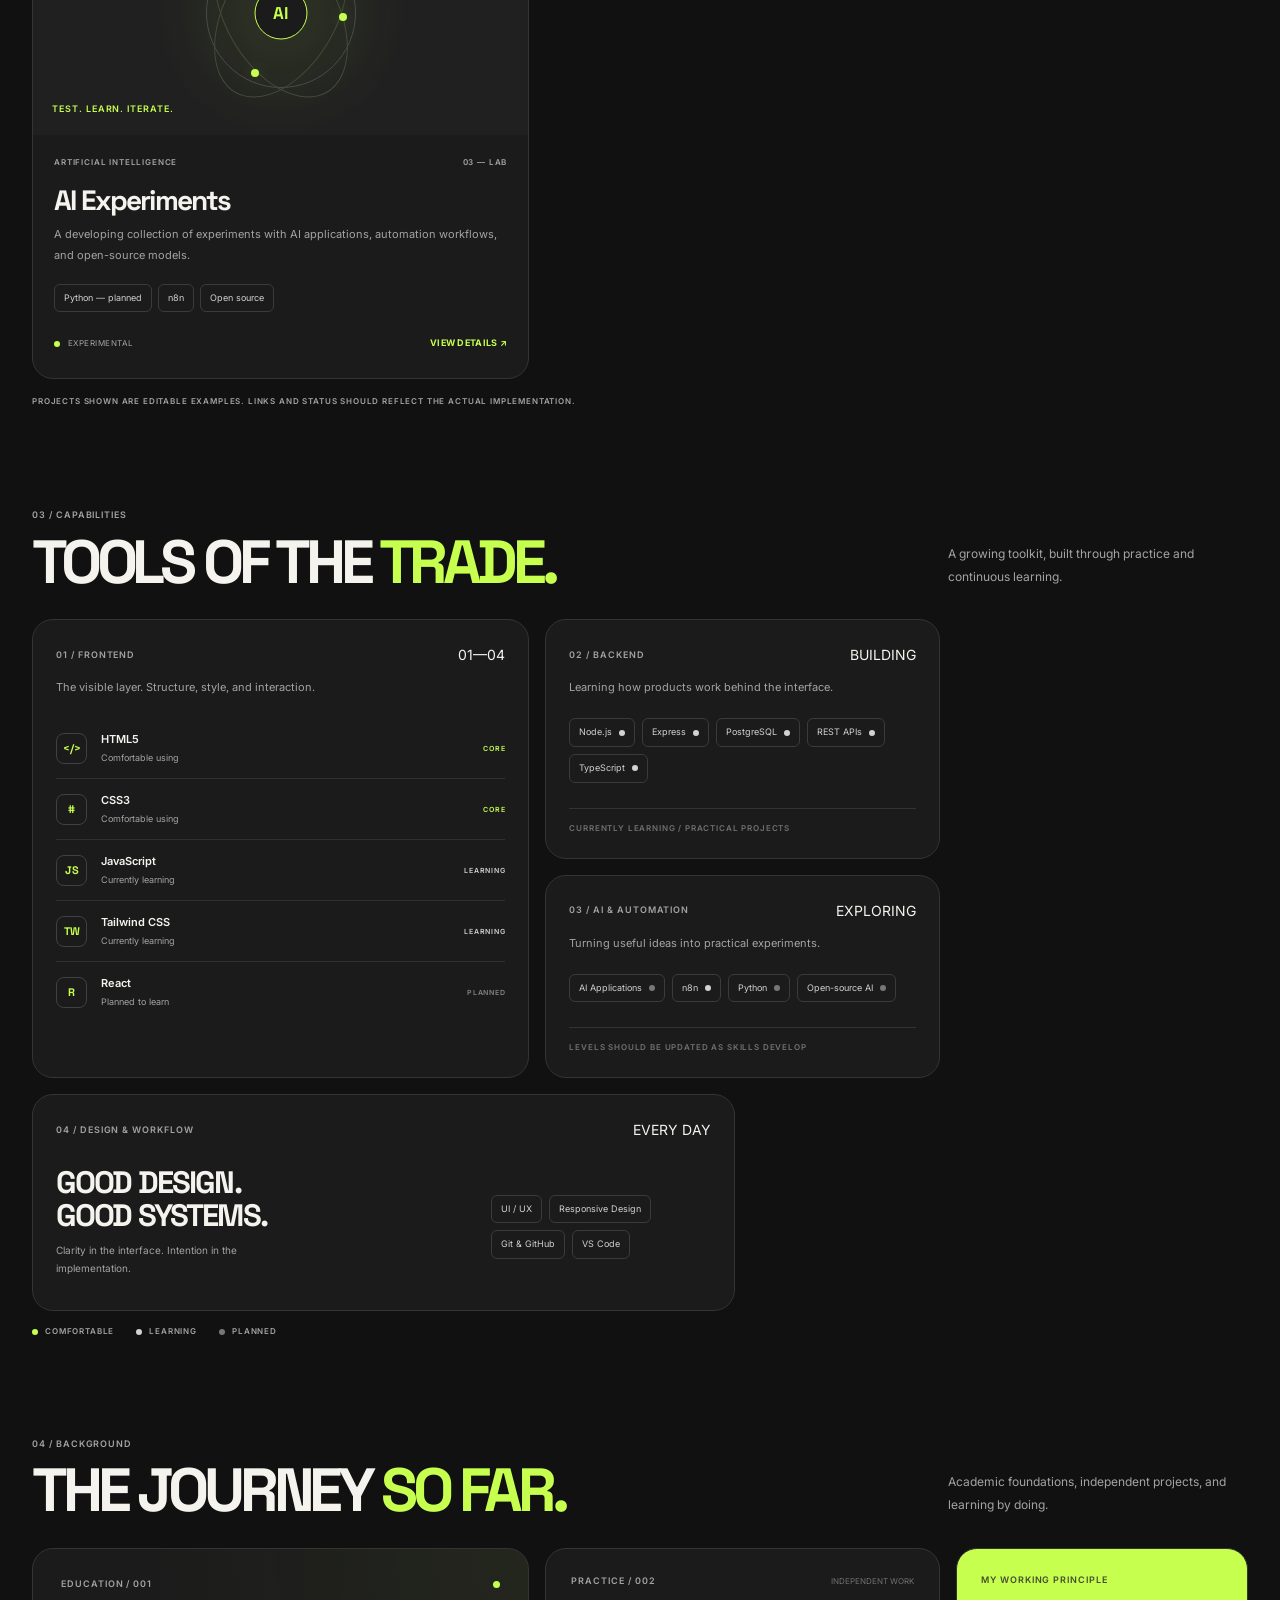
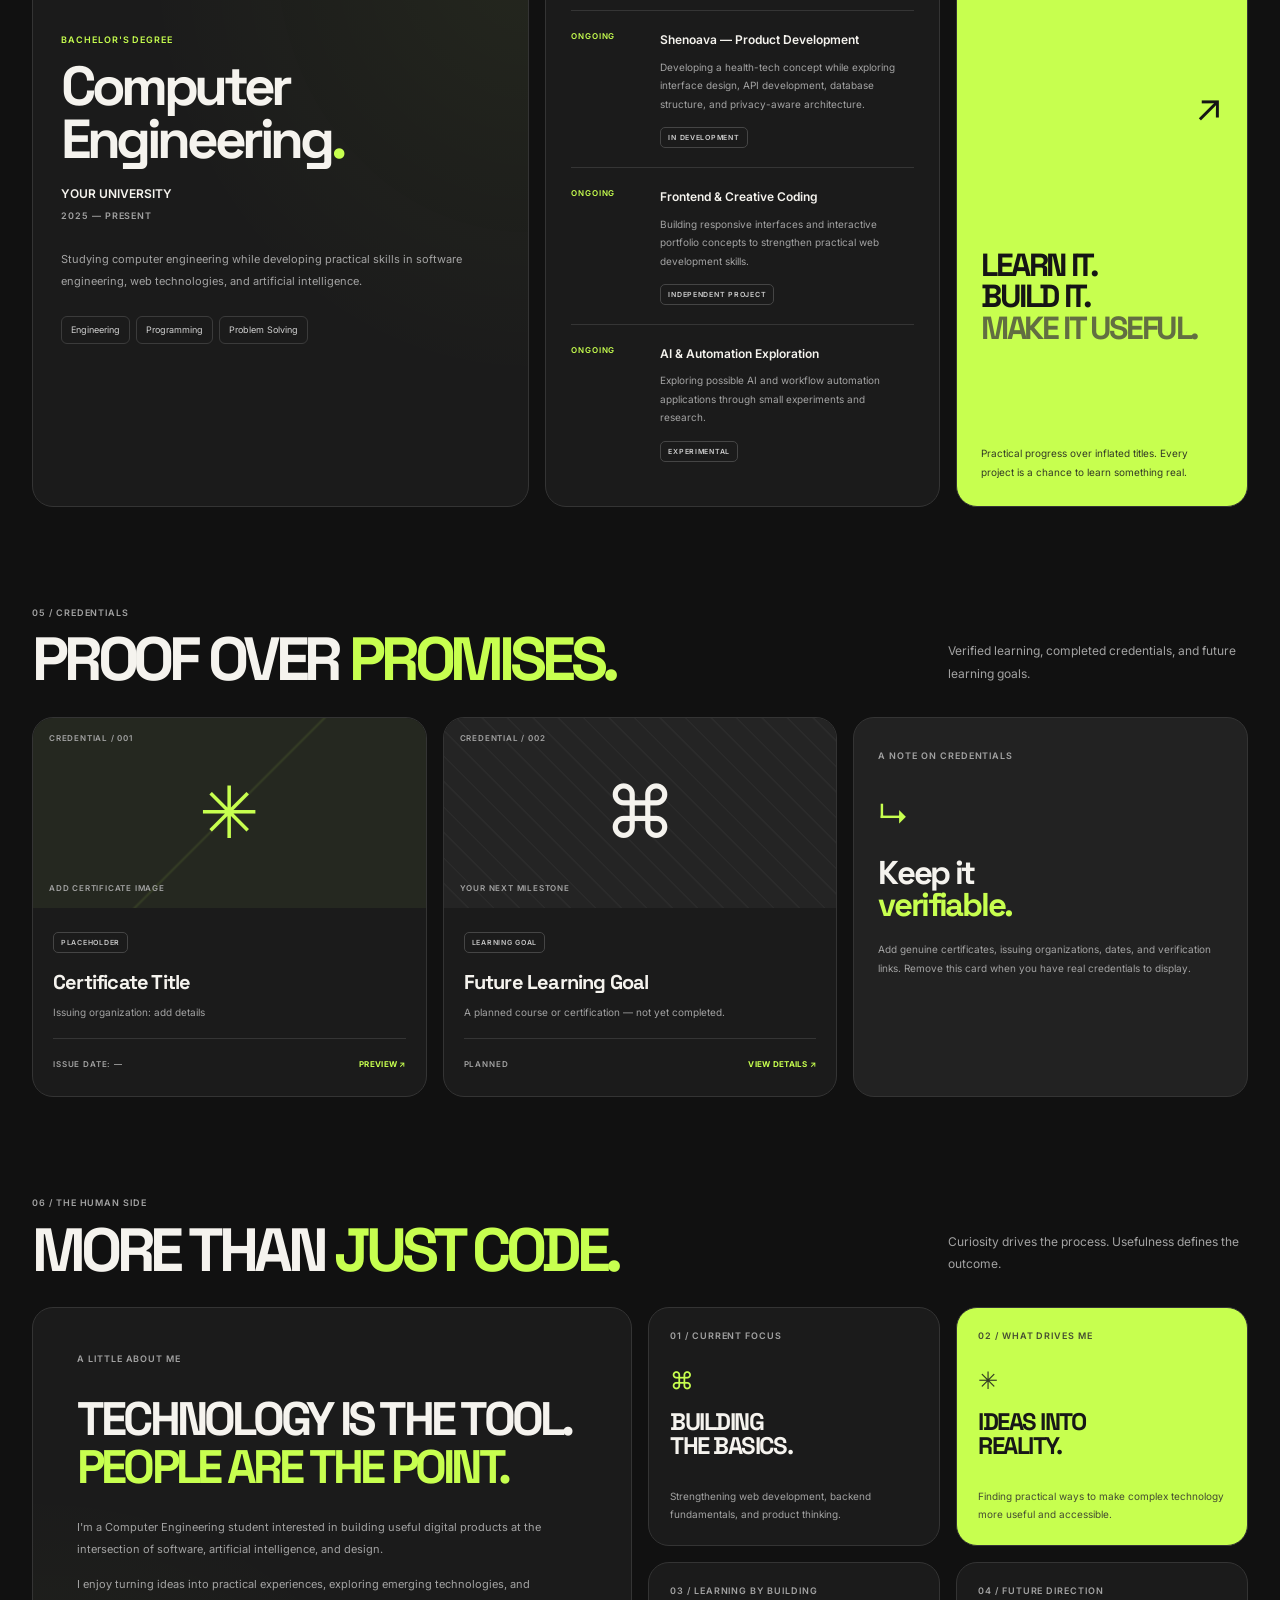
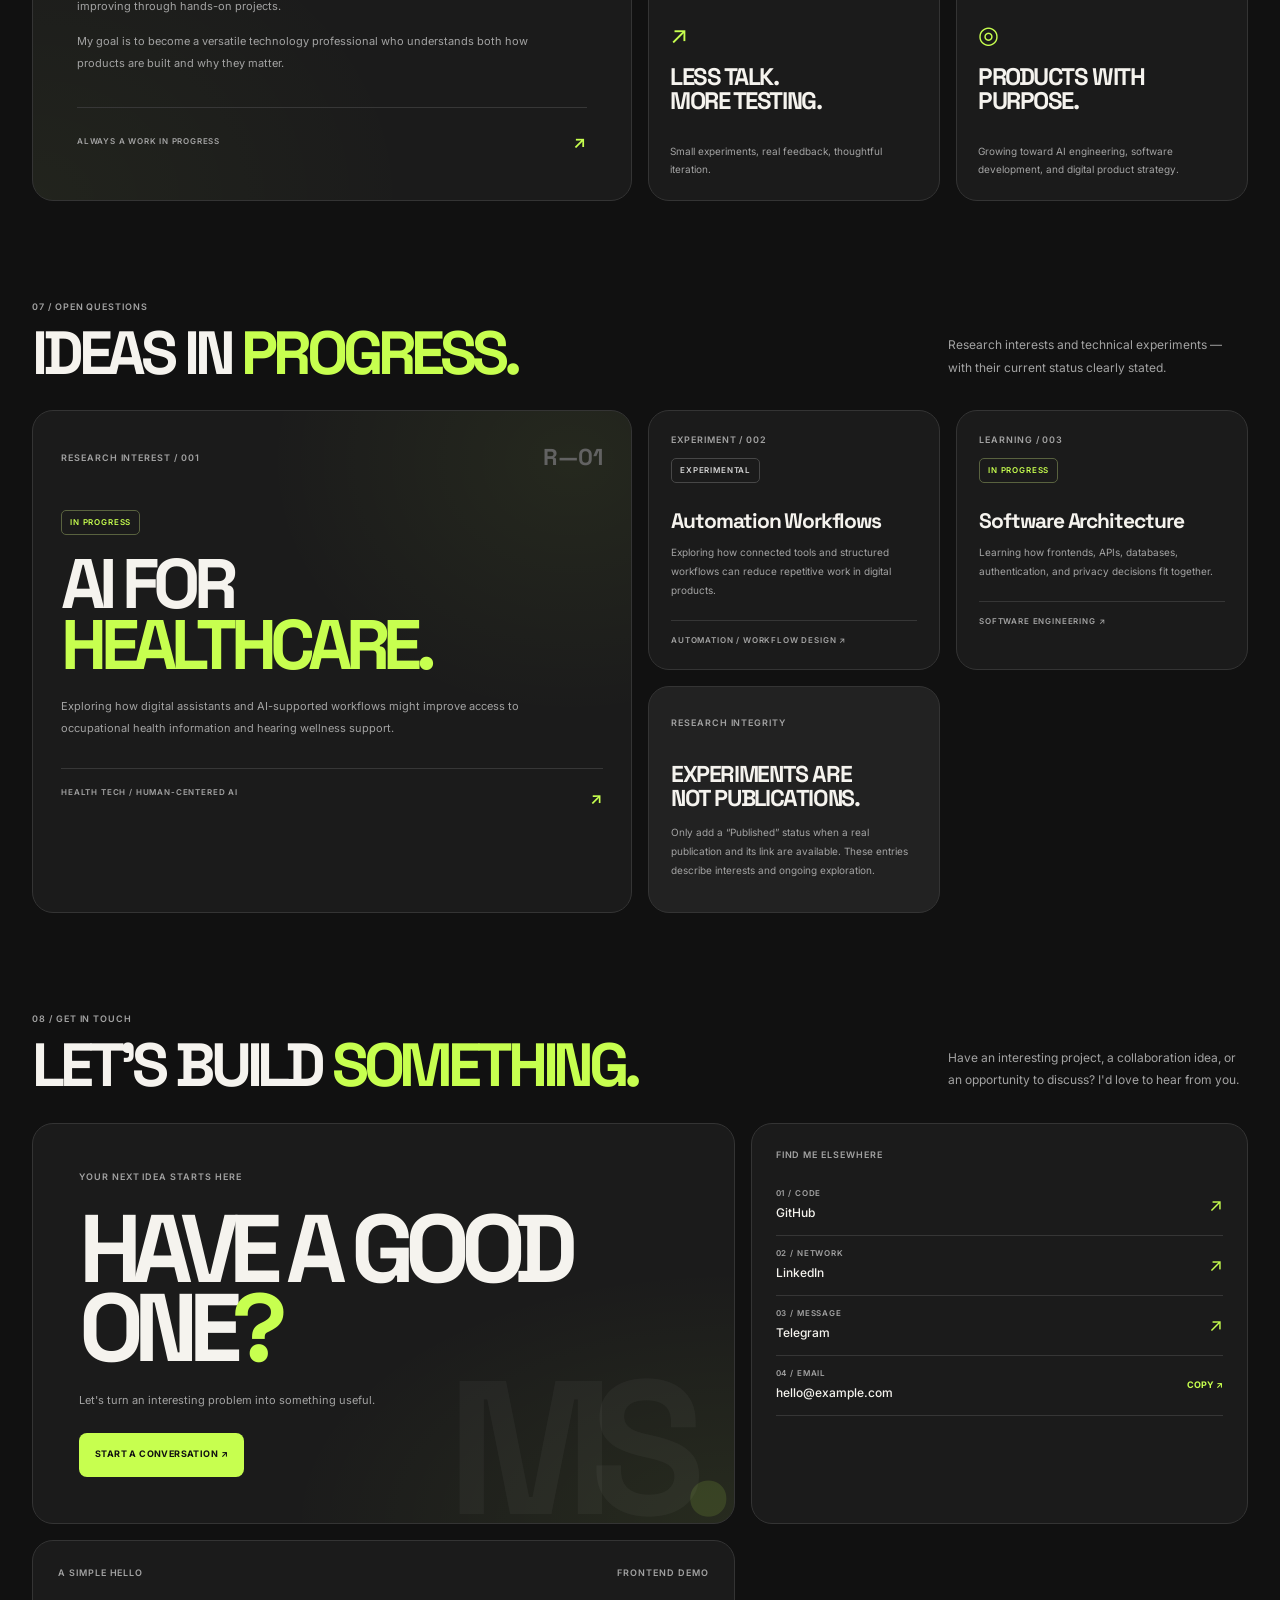
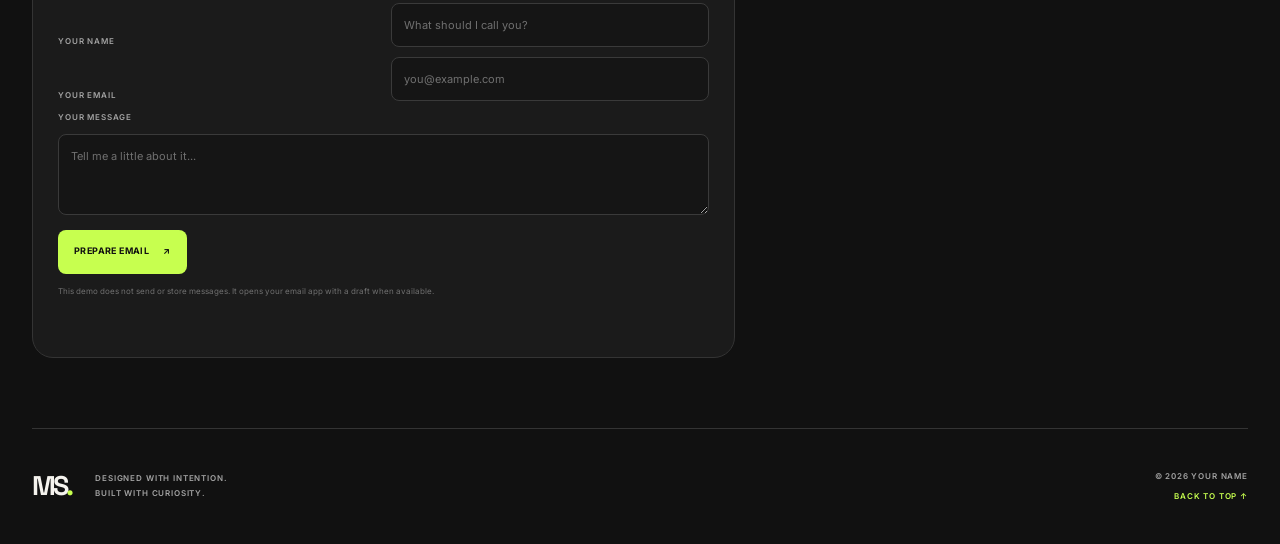
<file: project3/index2.html>
<!DOCTYPE html>
<html lang="en">
<head>
  <meta charset="UTF-8">
  <meta name="viewport" content="width=device-width, initial-scale=1.0">
  <meta name="theme-color" content="#111111">
  <meta name="description" content="Personal portfolio of a computer engineering student exploring software, AI and digital product design.">

  <title>MS — Digital Portfolio</title>

  <link rel="preconnect" href="https://fonts.googleapis.com">
  <link rel="preconnect" href="https://fonts.gstatic.com" crossorigin>
  <link href="https://fonts.googleapis.com/css2?family=Inter:wght@400;500;600;700&family=Space+Grotesk:wght@400;500;600;700&display=swap" rel="stylesheet">
  <link rel="stylesheet" href="style2.css">
  <script src="script2.js" defer></script>
</head>

<body>
  <a class="skip-link" href="#main">Skip to content</a>

  <header class="site-header">
    <nav class="nav container" aria-label="Main navigation">
      <a class="brand" href="#home" aria-label="MS, home">
        <span class="brand-mark">MS<span>.</span></span>
        <span class="brand-copy">
          <strong data-config="name">YOUR NAME</strong>
          <small>COMPUTER ENGINEERING / CREATIVE TECH</small>
        </span>
      </a>

      <button class="menu-toggle" id="menuToggle"
        aria-label="Open navigation menu"
        aria-expanded="false" aria-controls="navLinks">
        <span></span><span></span>
      </button>

      <div class="nav-links" id="navLinks">
        <a class="nav-link active" href="#home">Home</a>
        <a class="nav-link" href="#projects">Projects</a>
        <a class="nav-link" href="#experience">Experience</a>
        <a class="nav-link" href="#certificates">Certificates</a>
        <a class="nav-link" href="#about">About</a>
        <a class="nav-link" href="#contact">Contact</a>
        <a class="nav-cta" href="#contact">LET'S TALK <span>↗</span></a>
      </div>
    </nav>
  </header>

  <main id="main" class="container">
    <!-- 01 / HERO -->
    <section id="home" class="section hero-section">
      <div class="section-kicker">
        <span>01 / PERSONAL PORTFOLIO</span>
        <span class="live-status"><i></i> OPEN TO COLLABORATIONS</span>
      </div>

      <div class="hero-grid bento-grid">
        <article class="card hero-main reveal">
          <div class="card-topline">
            <span class="eyebrow">ENGINEERING MEETS CREATIVITY</span>
            <span class="micro-label">PORTFOLIO / 2026</span>
          </div>

          <h1>BUILDING<br>DIGITAL<br><span>EXPERIENCES<span class="lime-dot">.</span></span></h1>

          <div class="hero-bottom">
            <p class="hero-intro">
              I'm a Computer Engineering student exploring the intersection
              of software development, artificial intelligence, and digital product design.
            </p>
            <div class="hero-actions">
              <a class="button button-lime" href="#projects">EXPLORE MY WORK <span>↘</span></a>
              <a class="button button-outline" href="#contact">LET'S CONNECT <span>↗</span></a>
            </div>
          </div>

          <span class="decor-index" aria-hidden="true">MS—01</span>
        </article>

        <article class="card profile-card reveal">
          <div class="profile-art" aria-label="Personal photo placeholder">
            <div class="profile-grid-lines"></div>
            <div class="profile-monogram">M<span>S</span></div>
            <span class="profile-art-label">YOUR PHOTO / HERE</span>
            <span class="profile-art-number">001—PORTRAIT</span>
          </div>
          <div class="profile-caption">
            <div>
              <span class="eyebrow">THE PERSON BEHIND THE PIXELS</span>
              <h2 data-config="name">YOUR NAME</h2>
            </div>
            <span class="round-arrow" aria-hidden="true">↗</span>
          </div>
        </article>

        <article class="card focus-card reveal">
          <div class="card-heading">
            <span class="eyebrow">CURRENTLY EXPLORING</span>
            <span class="card-index">A / 01</span>
          </div>
          <ul class="focus-list">
            <li><span class="focus-icon">⌘</span><span>Web Development</span><span class="list-arrow">↗</span></li>
            <li><span class="focus-icon">✳</span><span>Artificial Intelligence</span><span class="list-arrow">↗</span></li>
            <li><span class="focus-icon">◫</span><span>Digital Product Design</span><span class="list-arrow">↗</span></li>
          </ul>
        </article>

        <article class="card location-card reveal">
          <span class="eyebrow">CURRENT BASE</span>
          <div class="location-pin">◎</div>
          <h3 data-config="city">YOUR CITY</h3>
          <p>Computer Engineering Student</p>
          <div class="location-footer"><span class="lime-dot">●</span> Available for selected collaborations</div>
        </article>

        <article class="card stats-card reveal">
          <div class="card-heading">
            <span class="eyebrow">THE NUMBERS SO FAR</span>
            <span class="card-index">B / 02</span>
          </div>
          <div class="stats-grid">
            <div><strong data-stat="projects">03</strong><span>PROJECTS</span></div>
            <div><strong data-stat="technologies">08</strong><span>TECHNOLOGIES</span></div>
            <div><strong data-stat="certificates">00</strong><span>CERTIFICATES</span></div>
          </div>
          <p class="micro-note">Editable portfolio metrics — update to match verified work.</p>
        </article>
      </div>
    </section>

    <!-- 02 / PROJECTS -->
    <section id="projects" class="section">
      <div class="section-heading reveal">
        <div><span class="eyebrow">02 / SELECTED WORK</span><h2>MADE TO <span>MATTER.</span></h2></div>
        <p>A collection of things I've built, explored, and learned from.</p>
      </div>

      <div class="projects-grid bento-grid">
        <article class="card project-card project-feature reveal" data-project="shenoava">
          <div class="project-visual visual-shenoava">
            <div class="visual-top"><span>CASE STUDY / 001</span><span>HEALTH TECH</span></div>
            <div class="health-graphic" aria-hidden="true">
              <div class="health-ring ring-one"></div>
              <div class="health-ring ring-two"></div>
              <div class="health-ring ring-three"></div>
              <span class="health-cross">+</span>
              <span class="health-label">CARE / SIGNAL / HUMAN</span>
            </div>
            <span class="visual-caption">A MORE HUMAN HEALTH EXPERIENCE</span>
          </div>
          <div class="project-content">
            <div class="project-meta"><span>HEALTH TECH / AI CONCEPT</span><span>01 — WIP</span></div>
            <h3>Shenoava<span class="lime-dot">.</span></h3>
            <p>A health-tech platform concept focused on occupational health, hearing wellness, and personalized digital assistance.</p>
            <div class="tag-list"><span>WordPress</span><span>TypeScript</span><span>Node.js</span><span>PostgreSQL</span></div>
            <div class="project-footer">
              <span class="project-status"><i></i> IN DEVELOPMENT</span>
              <button class="text-link project-open" data-open-project="shenoava">EXPLORE PROJECT ↗</button>
            </div>
          </div>
        </article>

        <article class="card project-card project-secondary reveal" data-project="portfolio">
          <div class="project-visual visual-portfolio">
            <div class="visual-top"><span>PLAYGROUND / 002</span><span>WEB</span></div>
            <div class="type-art">TYPE<br><span>IN</span><br>MOTION<span class="lime-dot">.</span></div>
            <div class="visual-bottom"><span>HTML / CSS / JS</span><span>✳</span></div>
          </div>
          <div class="project-content">
            <div class="project-meta"><span>CREATIVE DEVELOPMENT</span><span>02 — EXPERIMENT</span></div>
            <h3>Interactive Portfolio</h3>
            <p>An experimental website exploring expressive typography, responsive layouts, and interactive UI.</p>
            <div class="tag-list"><span>HTML</span><span>CSS</span><span>JavaScript</span></div>
            <div class="project-footer">
              <span class="project-status"><i></i> EXPERIMENTAL</span>
              <button class="text-link project-open" data-open-project="portfolio">VIEW DETAILS ↗</button>
            </div>
          </div>
        </article>

        <article class="card project-card project-third reveal" data-project="ai">
          <div class="project-visual visual-ai">
            <div class="visual-top"><span>LAB NOTES / 003</span><span>AI / AUTOMATION</span></div>
            <div class="ai-orbit" aria-hidden="true">
              <span class="orbit-node node-a"></span><span class="orbit-node node-b"></span>
              <span class="orbit-node node-c"></span><span class="orbit-core">AI</span>
            </div>
            <span class="visual-caption">TEST. LEARN. ITERATE.</span>
          </div>
          <div class="project-content">
            <div class="project-meta"><span>ARTIFICIAL INTELLIGENCE</span><span>03 — LAB</span></div>
            <h3>AI Experiments</h3>
            <p>A developing collection of experiments with AI applications, automation workflows, and open-source models.</p>
            <div class="tag-list"><span>Python — planned</span><span>n8n</span><span>Open source</span></div>
            <div class="project-footer">
              <span class="project-status"><i></i> EXPERIMENTAL</span>
              <button class="text-link project-open" data-open-project="ai">VIEW DETAILS ↗</button>
            </div>
          </div>
        </article>
      </div>
      <p class="section-footnote">PROJECTS SHOWN ARE EDITABLE EXAMPLES. LINKS AND STATUS SHOULD REFLECT THE ACTUAL IMPLEMENTATION.</p>
    </section>

    <!-- 03 / SKILLS -->
    <section id="skills" class="section">
      <div class="section-heading reveal">
        <div><span class="eyebrow">03 / CAPABILITIES</span><h2>TOOLS OF THE <span>TRADE.</span></h2></div>
        <p>A growing toolkit, built through practice and continuous learning.</p>
      </div>

      <div class="skills-grid bento-grid">
        <article class="card skill-card skill-large reveal">
          <div class="card-heading"><span class="eyebrow">01 / FRONTEND</span><span>01—04</span></div>
          <p class="skill-description">The visible layer. Structure, style, and interaction.</p>
          <div class="skill-items">
            <div class="skill-item"><span class="skill-symbol">&lt;/&gt;</span><div><strong>HTML5</strong><small>Comfortable using</small></div><span class="skill-state state-comfortable">CORE</span></div>
            <div class="skill-item"><span class="skill-symbol">#</span><div><strong>CSS3</strong><small>Comfortable using</small></div><span class="skill-state state-comfortable">CORE</span></div>
            <div class="skill-item"><span class="skill-symbol">JS</span><div><strong>JavaScript</strong><small>Currently learning</small></div><span class="skill-state state-learning">LEARNING</span></div>
            <div class="skill-item"><span class="skill-symbol">TW</span><div><strong>Tailwind CSS</strong><small>Currently learning</small></div><span class="skill-state state-learning">LEARNING</span></div>
            <div class="skill-item"><span class="skill-symbol">R</span><div><strong>React</strong><small>Planned to learn</small></div><span class="skill-state state-planned">PLANNED</span></div>
          </div>
        </article>

        <article class="card skill-card reveal">
          <div class="card-heading"><span class="eyebrow">02 / BACKEND</span><span>BUILDING</span></div>
          <p class="skill-description">Learning how products work behind the interface.</p>
          <div class="skill-chips"><span>Node.js <i class="chip-dot learning"></i></span><span>Express <i class="chip-dot learning"></i></span><span>PostgreSQL <i class="chip-dot learning"></i></span><span>REST APIs <i class="chip-dot learning"></i></span><span>TypeScript <i class="chip-dot learning"></i></span></div>
          <span class="card-bottom-note">CURRENTLY LEARNING / PRACTICAL PROJECTS</span>
        </article>

        <article class="card skill-card reveal">
          <div class="card-heading"><span class="eyebrow">03 / AI & AUTOMATION</span><span>EXPLORING</span></div>
          <p class="skill-description">Turning useful ideas into practical experiments.</p>
          <div class="skill-chips"><span>AI Applications <i class="chip-dot planned"></i></span><span>n8n <i class="chip-dot learning"></i></span><span>Python <i class="chip-dot planned"></i></span><span>Open-source AI <i class="chip-dot planned"></i></span></div>
          <span class="card-bottom-note">LEVELS SHOULD BE UPDATED AS SKILLS DEVELOP</span>
        </article>

        <article class="card skill-card skill-workflow reveal">
          <div class="card-heading"><span class="eyebrow">04 / DESIGN & WORKFLOW</span><span>EVERY DAY</span></div>
          <div class="workflow-layout">
            <div class="workflow-copy"><h3>GOOD DESIGN.<br>GOOD SYSTEMS.</h3><p>Clarity in the interface. Intention in the implementation.</p></div>
            <div class="skill-chips"><span>UI / UX</span><span>Responsive Design</span><span>Git & GitHub</span><span>VS Code</span></div>
          </div>
        </article>
      </div>

      <div class="skill-legend"><span><i class="legend-dot comfortable"></i> COMFORTABLE</span><span><i class="legend-dot learning"></i> LEARNING</span><span><i class="legend-dot planned"></i> PLANNED</span></div>
    </section>

    <!-- 04 / EXPERIENCE -->
    <section id="experience" class="section">
      <div class="section-heading reveal">
        <div><span class="eyebrow">04 / BACKGROUND</span><h2>THE JOURNEY <span>SO FAR.</span></h2></div>
        <p>Academic foundations, independent projects, and learning by doing.</p>
      </div>

      <div class="journey-grid bento-grid">
        <article class="card education-card reveal">
          <div class="card-heading"><span class="eyebrow">EDUCATION / 001</span><span class="timeline-marker"></span></div>
          <span class="entry-type">BACHELOR'S DEGREE</span>
          <h3>Computer<br>Engineering<span class="lime-dot">.</span></h3>
          <p class="entry-org" data-config="university">YOUR UNIVERSITY</p>
          <div class="entry-period"><span data-config="startYear">2025</span> — PRESENT</div>
          <p class="entry-description">Studying computer engineering while developing practical skills in software engineering, web technologies, and artificial intelligence.</p>
          <div class="tag-list"><span>Engineering</span><span>Programming</span><span>Problem Solving</span></div>
        </article>

        <article class="card timeline-card reveal">
          <div class="card-heading"><span class="eyebrow">PRACTICE / 002</span><span class="muted">INDEPENDENT WORK</span></div>
          <div class="timeline-entry">
            <span class="timeline-date">ONGOING</span>
            <div><h3>Shenoava — Product Development</h3><p>Developing a health-tech concept while exploring interface design, API development, database structure, and privacy-aware architecture.</p><span class="entry-tag">IN DEVELOPMENT</span></div>
          </div>
          <div class="timeline-entry">
            <span class="timeline-date">ONGOING</span>
            <div><h3>Frontend & Creative Coding</h3><p>Building responsive interfaces and interactive portfolio concepts to strengthen practical web development skills.</p><span class="entry-tag">INDEPENDENT PROJECT</span></div>
          </div>
          <div class="timeline-entry">
            <span class="timeline-date">ONGOING</span>
            <div><h3>AI & Automation Exploration</h3><p>Exploring possible AI and workflow automation applications through small experiments and research.</p><span class="entry-tag">EXPERIMENTAL</span></div>
          </div>
        </article>

        <article class="card principle-card reveal">
          <span class="eyebrow">MY WORKING PRINCIPLE</span>
          <div class="principle-symbol">↗</div>
          <h3>LEARN IT.<br>BUILD IT.<br><span>MAKE IT USEFUL.</span></h3>
          <p>Practical progress over inflated titles. Every project is a chance to learn something real.</p>
        </article>
      </div>
    </section>

    <!-- 05 / CERTIFICATES -->
    <section id="certificates" class="section">
      <div class="section-heading reveal">
        <div><span class="eyebrow">05 / CREDENTIALS</span><h2>PROOF OVER <span>PROMISES.</span></h2></div>
        <p>Verified learning, completed credentials, and future learning goals.</p>
      </div>

      <div class="certificate-grid bento-grid">
        <article class="card certificate-card reveal">
          <div class="certificate-art"><span class="cert-art-label">CREDENTIAL / 001</span><span class="cert-art-symbol">✳</span><span class="cert-art-bottom">ADD CERTIFICATE IMAGE</span></div>
          <div class="certificate-content"><span class="entry-tag tag-planned">PLACEHOLDER</span><h3>Certificate Title</h3><p>Issuing organization: add details</p><div class="certificate-meta"><span>ISSUE DATE: —</span><button class="text-link certificate-open" data-certificate="0">PREVIEW ↗</button></div></div>
        </article>
        <article class="card certificate-card reveal">
          <div class="certificate-art cert-art-alt"><span class="cert-art-label">CREDENTIAL / 002</span><span class="cert-art-symbol">⌘</span><span class="cert-art-bottom">YOUR NEXT MILESTONE</span></div>
          <div class="certificate-content"><span class="entry-tag tag-planned">LEARNING GOAL</span><h3>Future Learning Goal</h3><p>A planned course or certification — not yet completed.</p><div class="certificate-meta"><span>PLANNED</span><button class="text-link certificate-open" data-certificate="1">VIEW DETAILS ↗</button></div></div>
        </article>
        <article class="card certificate-note reveal">
          <span class="eyebrow">A NOTE ON CREDENTIALS</span>
          <span class="certificate-note-icon">↳</span>
          <h3>Keep it<br><span>verifiable.</span></h3>
          <p>Add genuine certificates, issuing organizations, dates, and verification links. Remove this card when you have real credentials to display.</p>
        </article>
      </div>
    </section>

    <!-- 06 / ABOUT -->
    <section id="about" class="section">
      <div class="section-heading reveal">
        <div><span class="eyebrow">06 / THE HUMAN SIDE</span><h2>MORE THAN <span>JUST CODE.</span></h2></div>
        <p>Curiosity drives the process. Usefulness defines the outcome.</p>
      </div>

      <div class="about-grid bento-grid">
        <article class="card about-main reveal">
          <span class="eyebrow">A LITTLE ABOUT ME</span>
          <h3>TECHNOLOGY IS THE TOOL.<br><span>PEOPLE ARE THE POINT.</span></h3>
          <p>I'm a Computer Engineering student interested in building useful digital products at the intersection of software, artificial intelligence, and design.</p>
          <p>I enjoy turning ideas into practical experiences, exploring emerging technologies, and improving through hands-on projects.</p>
          <p>My goal is to become a versatile technology professional who understands both how products are built and why they matter.</p>
          <span class="about-signature">ALWAYS A WORK IN PROGRESS <span>↗</span></span>
        </article>

        <article class="card about-mini reveal"><span class="eyebrow">01 / CURRENT FOCUS</span><span class="about-mini-symbol">⌘</span><h3>BUILDING<br>THE BASICS.</h3><p>Strengthening web development, backend fundamentals, and product thinking.</p></article>
        <article class="card about-mini about-mini-lime reveal"><span class="eyebrow">02 / WHAT DRIVES ME</span><span class="about-mini-symbol">✳</span><h3>IDEAS INTO<br>REALITY.</h3><p>Finding practical ways to make complex technology more useful and accessible.</p></article>
        <article class="card about-mini reveal"><span class="eyebrow">03 / LEARNING BY BUILDING</span><span class="about-mini-symbol">↗</span><h3>LESS TALK.<br>MORE TESTING.</h3><p>Small experiments, real feedback, thoughtful iteration.</p></article>
        <article class="card about-mini reveal"><span class="eyebrow">04 / FUTURE DIRECTION</span><span class="about-mini-symbol">◎</span><h3>PRODUCTS WITH<br>PURPOSE.</h3><p>Growing toward AI engineering, software development, and digital product strategy.</p></article>
      </div>
    </section>

    <!-- 07 / RESEARCH -->
    <section id="research" class="section">
      <div class="section-heading reveal">
        <div><span class="eyebrow">07 / OPEN QUESTIONS</span><h2>IDEAS IN <span>PROGRESS.</span></h2></div>
        <p>Research interests and technical experiments — with their current status clearly stated.</p>
      </div>

      <div class="research-grid bento-grid">
        <article class="card research-feature reveal">
          <div class="card-heading"><span class="eyebrow">RESEARCH INTEREST / 001</span><span class="research-number">R—01</span></div>
          <span class="research-status status-progress">IN PROGRESS</span>
          <h3>AI FOR<br><span>HEALTHCARE.</span></h3>
          <p>Exploring how digital assistants and AI-supported workflows might improve access to occupational health information and hearing wellness support.</p>
          <div class="research-footer"><span>HEALTH TECH / HUMAN-CENTERED AI</span><span>↗</span></div>
        </article>
        <article class="card research-entry reveal">
          <div class="research-entry-top"><span class="eyebrow">EXPERIMENT / 002</span><span class="research-status status-experimental">EXPERIMENTAL</span></div>
          <h3>Automation Workflows</h3><p>Exploring how connected tools and structured workflows can reduce repetitive work in digital products.</p><span class="research-entry-bottom">AUTOMATION / WORKFLOW DESIGN ↗</span>
        </article>
        <article class="card research-entry reveal">
          <div class="research-entry-top"><span class="eyebrow">LEARNING / 003</span><span class="research-status status-progress">IN PROGRESS</span></div>
          <h3>Software Architecture</h3><p>Learning how frontends, APIs, databases, authentication, and privacy decisions fit together.</p><span class="research-entry-bottom">SOFTWARE ENGINEERING ↗</span>
        </article>
        <article class="card research-disclaimer reveal"><span class="eyebrow">RESEARCH INTEGRITY</span><h3>EXPERIMENTS ARE<br>NOT PUBLICATIONS.</h3><p>Only add a “Published” status when a real publication and its link are available. These entries describe interests and ongoing exploration.</p></article>
      </div>
    </section>

    <!-- 08 / CONTACT -->
    <section id="contact" class="section contact-section">
      <div class="section-heading reveal">
        <div><span class="eyebrow">08 / GET IN TOUCH</span><h2>LET'S BUILD <span>SOMETHING.</span></h2></div>
        <p>Have an interesting project, a collaboration idea, or an opportunity to discuss? I'd love to hear from you.</p>
      </div>

      <div class="contact-grid bento-grid">
        <article class="card contact-main reveal">
          <span class="eyebrow">YOUR NEXT IDEA STARTS HERE</span>
          <h3>HAVE A GOOD<br>ONE<span class="lime-dot">?</span></h3>
          <p>Let's turn an interesting problem into something useful.</p>
          <a class="button button-lime" data-contact="emailLink" href="mailto:hello@example.com">START A CONVERSATION ↗</a>
          <div class="contact-big-mark" aria-hidden="true">MS<span>.</span></div>
        </article>

        <article class="card contact-links reveal">
          <span class="eyebrow">FIND ME ELSEWHERE</span>
          <a data-contact="githubLink" href="https://github.com/" target="_blank" rel="noopener noreferrer"><span><small>01 / CODE</small><strong>GitHub</strong></span><span>↗</span></a>
          <a data-contact="linkedinLink" href="https://www.linkedin.com/" target="_blank" rel="noopener noreferrer"><span><small>02 / NETWORK</small><strong>LinkedIn</strong></span><span>↗</span></a>
          <a data-contact="telegramLink" href="https://t.me/" target="_blank" rel="noopener noreferrer"><span><small>03 / MESSAGE</small><strong>Telegram</strong></span><span>↗</span></a>
          <button class="copy-email" id="copyEmail"><span><small>04 / EMAIL</small><strong data-config="email">hello@example.com</strong></span><span id="copyIcon">COPY ↗</span></button>
          <p class="copy-feedback" id="copyFeedback" role="status" aria-live="polite"></p>
        </article>

        <article class="card contact-form-card reveal">
          <div class="card-heading"><span class="eyebrow">A SIMPLE HELLO</span><span class="micro-label">FRONTEND DEMO</span></div>
          <form id="contactForm">
            <label for="senderName">YOUR NAME</label>
            <input id="senderName" name="name" type="text" placeholder="What should I call you?" required maxlength="100">
            <label for="senderEmail">YOUR EMAIL</label>
            <input id="senderEmail" name="email" type="email" placeholder="you@example.com" required maxlength="254">
            <label for="senderMessage">YOUR MESSAGE</label>
            <textarea id="senderMessage" name="message" rows="3" placeholder="Tell me a little about it..." required maxlength="3000"></textarea>
            <button class="button button-lime form-submit" type="submit">PREPARE EMAIL <span>↗</span></button>
            <p class="form-note">This demo does not send or store messages. It opens your email app with a draft when available.</p>
            <p class="form-feedback" id="formFeedback" role="status" aria-live="polite"></p>
          </form>
        </article>
      </div>
    </section>

    <footer class="site-footer">
      <a class="footer-brand" href="#home">MS<span>.</span></a>
      <p>DESIGNED WITH INTENTION.<br>BUILT WITH CURIOSITY.</p>
      <div class="footer-right"><span>© <span id="copyrightYear"></span> <span data-config="name">YOUR NAME</span></span><a href="#home">BACK TO TOP ↑</a></div>
    </footer>
  </main>

  <!-- Accessible shared detail modal -->
  <dialog class="detail-dialog" id="detailDialog" aria-labelledby="dialogTitle">
    <div class="dialog-shell">
      <div class="dialog-top"><span class="eyebrow" id="dialogEyebrow">PROJECT DETAILS</span><button class="dialog-close" id="dialogClose" aria-label="Close dialog">✕</button></div>
      <h2 id="dialogTitle">Project title</h2>
      <p class="dialog-summary" id="dialogSummary"></p>
      <div class="dialog-body" id="dialogBody"></div>
      <div class="dialog-actions" id="dialogActions"></div>
    </div>
  </dialog>

  <noscript><p class="noscript-note">JavaScript is needed for the interactive project previews and navigation menu. The main portfolio content remains available.</p></noscript>
</body>
</html>
</file>
<file: style.css>
:root {
  --bg: #080808;
  --panel: #101010;
  --panel-2: #171717;
  --white: #f2f0eb;
  --muted: #a5a39e;
  --dim: #656565;
  --line: #77736e;
  --line-soft: #373737;
  --accent: #d9d5cb;
  --font-body: "Space Mono", "Courier New", monospace;
  --font-display: "Special Elite", Georgia, serif;
  --max-width: 1110px;
}
* {
  box-sizing: border-box;
}
html {
  scroll-behavior: smooth;
  scroll-padding-top: 90px;
}
body {
  margin: 0;
  color: var(--white);
  background: var(--bg);
  font-family: var(--font-body);
  font-size: 12px;
  line-height: 1.7;
}
body::before {
  content: "✦    ⟡  ☾  ✧    ⟡  ✦ ✦    ⟡  ☾  ✧    ⟡  ✦ ✦    ⟡  ☾  ✧    ⟡  ✦ ✦    ⟡  ☾  ✧  ✝  ⟡  ✦ ✦    ⟡  ☾  ✧    ⟡  ✦ ✦    ⟡  ☾  ✧    ⟡  ✦ ✦    ⟡  ☾  ✧    ⟡  ✦✦    ⟡  ☾  ✧    ⟡  ✦";
  position: fixed;
  inset: 0;
  z-index: -1;
  opacity: 0.11;
  font-size: clamp(22px, 5vw, 64px);
  letter-spacing: 18px;
  line-height: 2.5;
  overflow: hidden;
  overflow-wrap: anywhere;
  transform: rotate(-8deg) scale(1.2);
  pointer-events: none;
}
a {
  color: inherit;
  text-decoration: none;
}
button,
input,
textarea {
  font: inherit;
}
button,
a {
  -webkit-tap-highlight-color: transparent;
}
button:focus-visible,
a:focus-visible,
input:focus-visible,
textarea:focus-visible {
  outline: 2px solid var(--white);
  outline-offset: 4px;
}
.grain {
  position: fixed;
  inset: 0;
  pointer-events: none;
  z-index: 20;
  opacity: 0.055;
  background-image: url("data:image/svg+xml,%3Csvg viewBox='0 0 180 180' xmlns='http://www.w3.org/2000/svg'%3E%3Cfilter id='n'%3E%3CfeTurbulence type='fractalNoise' baseFrequency='.95' numOctaves='3' stitchTiles='stitch'/%3E%3C/filter%3E%3Crect width='100%25' height='100%25' filter='url(%23n)' opacity='.6'/%3E%3C/svg%3E");
}
.topbar {
  min-height: 62px;
  width: min(var(--max-width), calc(100% - 32px));
  margin: 0 auto;
  display: flex;
  align-items: center;
  gap: 16px;
  border-bottom: 1px solid var(--line);
  position: relative;
}
.back-mark {
  font-family: Arial, sans-serif;
  font-size: 30px;
  line-height: 1;
  padding: 0 5px;
}
.back-mark img {
  width: 70px;
}
.top-id {
  flex: 1;
  min-width: 0;
  white-space: nowrap;
  overflow: hidden;
  font-size: 10px;
  letter-spacing: 0.04em;
}
.tiny-star {
  color: #b9b3a8;
}
.dash {
  color: var(--dim);
  letter-spacing: 0.1em;
}
.top-status {
  white-space: nowrap;
  font-size: 10px;
  letter-spacing: 0.12em;
}
.status-light {
  display: inline-block;
  width: 6px;
  height: 6px;
  background: #d7d4cc;
  border-radius: 50%;
  margin-right: 7px;
  box-shadow: 0 0 8px #ddd;
}
.tiny-cross {
  font-size: 18px;
  margin-left: 8px;
}
.site-nav {
  display: flex;
  gap: 20px;
  font-size: 17px;
}
.site-nav a {
  color: var(--muted);
  transition: color 0.2s;
}
.site-nav a:hover,
.site-nav a.active {
  color: var(--white);
}
.page-frame {
  width: min(var(--max-width), calc(100% - 20px));
  margin: 18px auto 30px;
  border: 1px solid var(--line);
  padding: clamp(12px, 2vw, 22px);
  position: relative;
  background: rgba(8, 8, 8, 0.93);
}
.page-frame::before,
.page-frame::after {
  content: "✝";
  position: absolute;
  color: #e7e2d8;
  font-size: 40px;
  z-index: 2;
}
.page-frame::before {
  left: -15px;
  top: 31%;
}
.page-frame::after {
  right: -12px;
  bottom: 17%;
}
.panel,
.project-card {
  border: 1px solid var(--line);
  background: rgba(15, 15, 15, 0.94);
}
.hero-grid {
}
h1,
h2,
h3,
p {
  margin-top: 0;
}
h1 {
  font-family: var(--font-display);
  font-size: clamp(32px, 8vw, 68px);
  font-weight: 400;
  line-height: 0.98;
  letter-spacing: -0.02em;
  margin: 0 0 13px;
}
h1 span,
.contact-copy h2 span {
  color: #a8a39b;
  font-style: italic;
}
.button {
  min-height: 36px;
  padding: 9px 13px;
  display: inline-flex;
  align-items: center;
  justify-content: center;
  border: 1px solid var(--white);
  text-transform: uppercase;
  letter-spacing: 0.07em;
  font-size: 13px;
  cursor: pointer;
  transition:
    background 0.2s,
    color 0.2s,
    transform 0.2s;
}
.button:hover {
  transform: translateY(-2px);
}
.quote-row {
  display: grid;
  grid-template-columns: 170px 90px 1fr;
  gap: 15px;
  align-items: center;
  padding: 22px 5px;
}
.quote-bubble {
  border: 1px solid var(--white);
  border-radius: 0 14px 14px 14px;
  padding: 12px;
  font-family: var(--font-display);
  font-size: 15px;
  background: #eeeae2;
  color: #111;
  transform: rotate(-2deg);
  font-weight: 900;
}
.quote-art {
  display: flex;
  flex-direction: column;
  align-items: center;
  font-size: 40px;
  line-height: 1;
  color: #e4e0d8;
}
.quote-art span:nth-child(2) {
  font-size: 36px;
  transform: rotate(35deg);
}
blockquote {
  margin: 0;
  max-width: 650px;
  padding-left: 18px;
  border-left: 1px solid var(--line);
  font-family: var(--font-display);
  font-size: clamp(14px, 2vw, 20px);
  line-height: 1.5;
  color: #d8d4cc;
}
.content-grid {
  display: grid;
  grid-template-columns: 1fr;
  gap: 14px;
  margin: 8px 0 20px;
}
.panel {
  padding: 16px;
  min-width: 0;
}
.section-heading {
  display: flex;
  align-items: baseline;
  gap: 10px;
  margin-bottom: 14px;
  border-bottom: 1px solid var(--line-soft);
  padding-bottom: 8px;
}
.section-heading > span:first-child {
  font-size: 20px;
  color: var(--muted);
}
h2 {
  font-family: var(--font-display);
  font-weight: 400;
  font-size: clamp(19px, 2.2vw, 2.8rem);
  line-height: 1.1;
  margin: 0;
}
h3 {
  font-family: var(--font-display);
  font-size: 1rem;
  font-weight: 400;
  margin: 5px 0 7px;
}
p {
  color: #c5c1b9;
  font-size: 1rem;
}

.projects-section {
  margin: 24px 0;
}
.heading-note {
  margin-left: auto;
  font-size: 16px;
  color: var(--muted);
}
.filter-bar {
  display: flex;
  gap: 6px;
  flex-wrap: wrap;
  margin: 0 0 12px;
}
.filter-button {
  padding: 3px 20px;
  border: 1px solid var(--line);
  background: transparent;
  color: var(--muted);
  font-size: 1rem;
  cursor: pointer;
}
.filter-button.active,
.filter-button:hover {
  background: var(--white);
  color: #111;
  border-color: var(--white);
}
.project-grid {
  display: grid;
  grid-template-columns: repeat(3, minmax(0, 1fr));
  gap: 12px;
}
.project-card {
  min-width: 0;
  transition:
    transform 0.25s,
    border-color 0.25s;
}
.project-card:hover {
  transform: translateY(-4px);
  border-color: #e2ddd3;
}
.project-card.is-hidden {
  display: none;
}
.project-visual {
  min-height: 160px;
  position: relative;
  overflow: hidden;
  border-bottom: 1px solid var(--line);
  background: #1a1a1a;
}
.project-info {
  padding: 10px;
  height: 350px;
  display: flex;
  flex-direction: column;
  justify-content: space-between;
}
.project-info h3 {
  margin-top: 3px;
}
.project-info p:not(.micro-label) {
  font-size: 1rem;
  min-height: 66px;
}
.text-link {
  display: block;
  font-size: 14px;
  margin-top: 10px;
  border-bottom: 1px solid #aaa59b;
  padding-bottom: 2px;
}
.text-link:hover {
  color: #c6bca8;
}
.footnote {
  font-size: 9px;
  color: var(--dim);
  margin: 10px 0 0;
}
.skill-row {
  margin: 20px 0;
}
.skill-row > div:first-child {
  display: flex;
  justify-content: space-between;
  gap: 8px;
  margin-bottom: 5px;
  font-size: 1rem;
}
.skill-row small {
  color: var(--muted);
  font-size: 8px;
}
.tool-cloud {
  display: flex;
  flex-wrap: wrap;
  gap: 7px;
}
.tool-cloud span {
  border: 1px solid var(--line);
  padding: 7px 9px;
  font-size: 12px;
  background: #141414;
}
.tool-note {
  display: flex;
  gap: 12px;
  align-items: flex-start;
  border-top: 1px dashed var(--line);
  margin-top: 20px;
  padding-top: 14px;
}
.tool-note p {
  font-size: 13px;
  margin: 0;
}
.tool-icon {
  font-size: 20px;
}
.timeline-item:not(:last-of-type)::before {
  content: "";
  position: absolute;
  width: 1px;
  background: var(--line);
  top: 12px;
  bottom: 0;
  left: 5px;
}
.contact-section {
  margin-top: 25px;
  border: 1px solid var(--line);
  display: grid;
  grid-template-columns: 1fr 1fr;
  gap: 22px;
  padding: clamp(16px, 3vw, 30px);
  position: relative;
  overflow: hidden;
}
.contact-section::after {
  content: none;
}
.contact-copy h2 {
  font-size: clamp(30px, 4vw, 48px);
  margin: 12px 0;
}
.contact-copy > p:not(.micro-label) {
  max-width: 350px;
  font-size: 11px;
}
.contact-sigil {
  font-size: 35px;
  color: #d4cfc5;
  margin-top: 20px;
  letter-spacing: 0.4em;
}
.contact-sigil span {
  font-size: 20px;
}

.gothic-monogram-stage {
  position: relative;
  min-height: 330px;
  display: grid;
  place-items: center;
  isolation: isolate;
  overflow: hidden;
  border: 1px solid #39352f;
  background: radial-gradient(
    ellipse at 50% 48%,
    #282521 0%,
    #11100f 42%,
    #080808 78%
  );
  perspective: 900px;
}
.gothic-monogram-stage::before {
  content: "";
  position: absolute;
  inset: 12px;
  border: 1px solid #77706433;
  pointer-events: none;
}
.gothic-monogram-stage::after {
  content: "";
  position: absolute;
  inset: 0;
  background:
    repeating-linear-gradient(0deg, transparent 0 3px, #ffffff05 4px),
    linear-gradient(135deg, transparent 40%, #d8d0c010 50%, transparent 60%);
  pointer-events: none;
}
.gothic-monogram {
  position: relative;
  z-index: 2;
  font-family: Georgia, "Times New Roman", serif;
  font-weight: 900;
  font-size: clamp(180px, 27vw, 290px);
  line-height: 0.9;
  letter-spacing: -0.13em;
  padding-right: 0.13em;
  color: #d7d0c4;
  background: linear-gradient(
    115deg,
    #fffdf5 0%,
    #8c857a 18%,
    #f2eee5 32%,
    #4d4943 48%,
    #c5bdae 62%,
    #fff9e9 76%,
    #55504a 100%
  );
  -webkit-background-clip: text;
  background-clip: text;
  -webkit-text-fill-color: transparent;
  filter: drop-shadow(2px 2px 0 #827a6e) drop-shadow(4px 4px 0 #514b43)
    drop-shadow(6px 6px 0 #302c28) drop-shadow(9px 12px 0 #171615)
    drop-shadow(0 0 22px #d9d0bd38);
  transform: rotateY(-13deg) rotateX(4deg);
  animation: monogram-float 6s ease-in-out infinite;
  -webkit-user-select: none;
  user-select: none;
}
.monogram-orbit {
  position: absolute;
  width: 70%;
  height: 48%;
  border: 1px solid #a69d8b3b;
  border-radius: 50%;
  z-index: 1;
  transform: rotate(-32deg);
}
.orbit-one {
  box-shadow: 0 0 24px #d8d0c40a;
  animation: orbit-turn 18s linear infinite;
}
.orbit-two {
  width: 58%;
  height: 66%;
  transform: rotate(36deg);
  border-style: dashed;
  opacity: 0.55;
  animation: orbit-turn 28s linear infinite reverse;
}
.monogram-cross {
  position: absolute;
  z-index: 3;
  color: #bcb3a4;
  font-size: 22px;
  text-shadow: 0 0 12px #e8dfcd55;
}
.cross-top {
  top: 23px;
  right: 27px;
}
.cross-bottom {
  bottom: 26px;
  left: 27px;
  font-size: 17px;
}
.monogram-caption {
  position: absolute;
  z-index: 3;
  bottom: 17px;
  right: 20px;
  font:
    8px "Space Mono",
    monospace;
  letter-spacing: 0.2em;
  color: #91897d;
}
@keyframes monogram-float {
  0%,
  100% {
    transform: rotateY(-13deg) rotateX(4deg) translateY(0);
  }
  50% {
    transform: rotateY(9deg) rotateX(-2deg) translateY(-8px);
  }
}
@keyframes orbit-turn {
  to {
    rotate: 360deg;
  }
}
@media (max-width: 850px) {
  .gothic-monogram-stage {
    min-height: 270px;
  }
  .gothic-monogram {
    font-size: 220px;
  }
}
@media (prefers-reduced-motion: reduce) {
  .gothic-monogram,
  .orbit-one,
  .orbit-two {
    animation: none;
  }
}
.footer {
  display: flex;
  flex-wrap: wrap;
  justify-content: space-between;
  gap: 10px;
  border-top: 1px solid var(--line);
  padding-top: 13px;
  margin-top: 18px;
  color: var(--muted);
  font-size: 8px;
  letter-spacing: 0.08em;
}
.footer a {
  color: var(--white);
}
@media (max-width: 850px) {
  .topbar {
    flex-wrap: wrap;
  }
  .site-nav {
    display: none;
    order: 5;
    width: 100%;
    padding: 0 0 12px;
    flex-wrap: wrap;
  }
  .top-status {
    margin-left: auto;
  }
  .hero-grid {
    grid-template-columns: 0.9fr 1.1fr;
  }
  .project-grid {
    grid-template-columns: repeat(2, minmax(0, 1fr));
  }
  .project-card:last-child {
    grid-column: span 2;
  }
  .project-card:last-child .project-visual {
    min-height: 130px;
  }
}
@media (max-width: 600px) {
  body {
    font-size: 11px;
  }
  .topbar,
  .page-frame {
    width: calc(100% - 20px);
  }
  .topbar {
    gap: 9px;
    min-height: 54px;
  }
  .top-id {
    font-size: 9px;
  }
  .dash {
    display: none;
  }
  .top-status {
    font-size: 8px;
    letter-spacing: 0.06em;
  }
  .page-frame {
    padding: 9px;
    margin-top: 10px;
  }
  .hero-grid,
  .content-grid,
  .contact-section {
    grid-template-columns: 1fr;
  }
  .quote-row {
    grid-template-columns: 115px 45px 1fr;
    gap: 8px;
    padding: 18px 0;
  }
  .quote-bubble {
    font-size: 14px;
    padding: 8px;
  }
  .quote-art {
    font-size: 27px;
  }
  .quote-art span:nth-child(2) {
    font-size: 27px;
  }
  blockquote {
    font-size: 14px;
    padding-left: 10px;
  }
  .project-grid {
    grid-template-columns: 1fr;
  }
  .project-card:last-child {
    grid-column: auto;
  }
  .project-card .project-visual,
  .project-card:last-child .project-visual {
    min-height: 180px;
  }
  .project-info p:not(.micro-label) {
    min-height: auto;
  }
  .heading-note {
    display: none;
  }
  .contact-section {
    gap: 10px;
  }
  .contact-sigil {
    margin-top: 5px;
  }
  .footer {
    flex-direction: column;
  }
  .page-frame::before {
    left: -7px;
    font-size: 19px;
  }
  .page-frame::after {
    right: -5px;
    font-size: 19px;
  }
}
@media (prefers-reduced-motion: reduce) {
  *,
  *::before,
  *::after {
    scroll-behavior: auto !important;
    animation-duration: 0.01ms !important;
    transition-duration: 0.01ms !important;
  }
}
:root {
  --bg: #080808;
  --panel: #101010;
  --panel-2: #171717;
  --white: #f1efeb;
  --muted: #aaa6a0;
  --dim: #77736e;
  --line: #77716a;
  --line-soft: #383633;
  --accent: #d9d5ce;
}
body {
  background: #080808;
  color: var(--white);
}
body::before {
  color: #c9c4bc;
  opacity: 0.055;
}
a:hover {
  color: #fff;
}
::selection {
  background: #e8e4dc;
  color: #090909;
}
.button {
  border-color: #aaa49b;
  color: #e8e4dc;
}
.button:hover:not(:disabled) {
  background: #e8e4dc;
  color: #090909;
}
.button-outline:hover:not(:disabled) {
  background: #e8e4dc;
  color: #090909;
}
.status-light {
  background: #dedbd5;
  box-shadow: 0 0 10px #dedbd588;
}
@keyframes angel-drift {
  from {
    transform: translate(-12px, 8px) rotate(-5deg);
    opacity: 0.45;
  }
  to {
    transform: translate(15px, -12px) rotate(6deg);
    opacity: 1;
  }
}
#camera-preview {
  display: none;
  width: 100%;
  height: 100%;
  object-fit: cover;
  transform: scaleX(-1);
  filter: grayscale(1) contrast(1.12);
}
#contact-form input,
#contact-form textarea {
  background: #111;
  border-color: #5a554e;
  color: #eee;
}

html[lang="fa"] body,
html[lang="fa"] button,
html[lang="fa"] input,
html[lang="fa"] textarea,
html[lang="fa"] .site-nav,
html[lang="fa"] .lab-column,
html[lang="fa"] .section-heading {
  font-family: Vazirmatn, Tahoma, Arial, sans-serif;
}
html[lang="fa"] .lab-intro,
html[lang="fa"] .footnote,
html[lang="fa"] .window-bar,
html[lang="fa"] .tracking-readout,
html[lang="fa"] .mini-control {
  letter-spacing: 0;
}
html[dir="rtl"] .angel-lab-grid,
html[dir="rtl"] .camera-art-layout {
  direction: rtl;
}
#portrait-image {
  position: absolute;
  inset: 0;
  width: 100%;
  height: 100%;
  object-fit: cover;
  filter: grayscale(1) contrast(1.08);
  z-index: 1;
}
@keyframes wing-break {
  0% {
    transform: translate(var(--tx, 0), var(--ty, 0)) scale(1);
    opacity: 1;
    filter: drop-shadow(0 0 12px #fff);
  }
  22% {
    transform: scale(1.12);
    opacity: 1;
    filter: drop-shadow(0 0 38px #fff);
  }
  100% {
    transform: scale(1.7) rotate(12deg);
    opacity: 0;
    filter: blur(7px);
  }
}
@keyframes light-burst {
  0% {
    opacity: 0.15;
    transform: scale(0.5);
  }
  25% {
    opacity: 1;
    transform: scale(2.3);
  }
  100% {
    opacity: 0;
    transform: scale(4);
  }
}
@keyframes particle-burst {
  0% {
    opacity: 0;
    transform: translate(0, 0) scale(0.3);
  }
  18% {
    opacity: 1;
  }
  100% {
    opacity: 0;
    transform: translate(var(--dx), var(--dy)) rotate(var(--rot)) scale(1.5);
  }
}
html[dir="rtl"] .portrait-upload-button {
  letter-spacing: 0;
}
html[dir="rtl"] .floating-language {
  right: auto;
  left: 14px;
}
.portrait-upload-placeholder[hidden] {
  display: none;
}
#portrait-image:not([hidden]) {
  display: block;
}
.topbar::after {
  content: "†  GOTHIC ANGEL ARCHIVE  †";
  position: absolute;
  left: 50%;
  bottom: -7px;
  transform: translateX(-50%);
  padding: 0 8px;
  background: var(--bg);
  color: #8d857e;
  font-size: 7px;
  letter-spacing: 0.12em;
  white-space: nowrap;
}
.top-id {
  transition:
    letter-spacing 0.25s,
    color 0.25s;
}
.top-id:hover {
  letter-spacing: 0.09em;
  color: #fff;
}
.footer {
  position: relative;
  padding-top: 23px;
}
.footer-ornament {
  position: absolute;
  top: -8px;
  left: 50%;
  transform: translateX(-50%);
  padding: 0 10px;
  background: var(--bg);
  color: #a29a90;
  letter-spacing: 0.12em;
  white-space: nowrap;
  font-size: 10px;
}
@media (max-width: 600px) {
  .topbar::after {
    font-size: 6px;
    letter-spacing: 0.06em;
  }
}
@media (prefers-reduced-motion: reduce) {
  .top-id {
    transition: none;
  }
}
.personal-archive {
  width: min(100% - 32px, 1500px);
  margin: 40px auto;
  padding: clamp(22px, 4vw, 48px);
  color: #e8e5df;
  background:
    radial-gradient(
      ellipse at 15% 0%,
      rgba(255, 255, 255, 0.035),
      transparent 45%
    ),
    #090909;
  border: 1px solid #77736c;
  box-sizing: border-box;
  font-family: inherit;
}

.archive-heading {
  display: grid;
  grid-template-columns: 1fr auto;
  align-items: end;
  gap: 12px;
  padding-bottom: 24px;
  margin-bottom: 8px;
  border-bottom: 1px solid #77736c;
}

.archive-heading > span:first-child {
  font-size: 0.8rem;
  letter-spacing: 0.16em;
  color: #aaa69f;
}

.archive-heading h2 {
  grid-column: 1 / -1;
  grid-row: 2;
  margin: 8px 0 0;
  font-size: clamp(1.8rem, 4vw, 3rem);
  font-weight: 700;
  line-height: 1.3;
}

.archive-year {
  color: #aaa69f;
  font-size: 0.8rem;
  letter-spacing: 0.12em;
  text-align: right;
}

.archive-content {
  display: flex;
  flex-direction: column;
}

.archive-row {
  display: grid;
  grid-template-columns: minmax(0, 1fr) minmax(0, 1fr);
  gap: 24px;
  padding: 20px 0;
  border-bottom: 1px dashed #4d4a45;
}

.archive-row:last-child {
  border-bottom: none;
}

.archive-label {
  color: #aaa69f;
  font-size: clamp(0.95rem, 1.4vw, 1.1rem);
  line-height: 1.7;
}

.archive-value {
  color: #e8e5df;
  text-align: right;
  overflow-wrap: anywhere;
  font-size: clamp(1rem, 1.5vw, 1.2rem);
  font-weight: 600;
  line-height: 1.7;
}

@media (max-width: 600px) {
  .personal-archive {
    width: calc(100% - 20px);
    padding: 20px;
    margin: 24px auto;
  }

  .archive-heading {
    grid-template-columns: 1fr;
  }

  .archive-year {
    text-align: left;
  }

  .archive-row {
    grid-template-columns: 1fr;
    gap: 4px;
  }

  .archive-value {
    text-align: left;
  }
}
.article-showcase {
  --article-ink: #171714;
  --article-muted: #77746c;

  position: relative;
  overflow: hidden;
  background: var(--article-bg);
  color: var(--article-ink);
  margin: 40px auto;
  max-width: 1500px;
}

.article-heading {
  text-align: center;
  max-width: 650px;
  margin: 0 auto 40px;
  color: white;
}

.article-heading h2 {
  font-size: clamp(28px, 4vw, 48px);
  line-height: 1.15;
  margin: 0 0 14px;
  font-weight: 800;
}

.article-heading p {
  font-size: 15px;
  line-height: 1.7;
  color: var(--article-muted);
  margin: 0;
}

.article-carousel {
  position: relative;
  height: clamp(330px, 39vw, 490px);
  display: flex;
  justify-content: center;
  align-items: center;
  perspective: 1200px;
  overflow: hidden;
}

.article-track {
  position: relative;
  width: 100%;
  height: 100%;
  transform-style: preserve-3d;
}

.article-card {
  position: absolute;
  left: 50%;
  top: 50%;
  width: clamp(180px, 24vw, 290px);
  height: clamp(230px, 30vw, 350px);
  transform: translate(-50%, -50%);
  border: 1px solid rgba(0, 0, 0, 0.15);
  border-radius: 10px;
  overflow: hidden;
  background: #000000;
  box-shadow: 0 14px 35px rgba(30, 25, 15, 0.12);
  transition:
    transform 0.65s cubic-bezier(0.2, 0.7, 0.2, 1),
    opacity 0.5s ease,
    filter 0.5s ease;
  will-change: transform;
}

.article-link {
  display: block;
  position: relative;
  width: 100%;
  height: 100%;
  color: inherit;
  text-decoration: none;
}

.article-card img {
  display: block;
  width: 100%;
  height: 100%;
  object-fit: cover;
  filter: saturate(0.75);
  transition:
    transform 0.7s ease,
    filter 0.5s ease;
}

.article-card:hover img {
  transform: scale(1.05);
  filter: saturate(1);
}

.article-overlay {
  position: absolute;
  inset: auto 0 0;
  padding: 50px 18px 20px;
  color: rgb(255, 255, 255);
  background: linear-gradient(transparent, rgb(0, 0, 0));
}

.article-overlay span {
  font-size: 12px;
  letter-spacing: 0.12em;
  color: #faf8f8;
  font-weight: 900;
}

.article-overlay h3 {
  font-size: clamp(16px, 1.5vw, 21px);
  line-height: 1.3;
  margin: 10px 0;
}

.article-overlay p {
  font-size: 18px;
  margin: 0;
}

.article-arrow {
  position: absolute;
  z-index: 10;
  top: 50%;
  transform: translateY(-50%);
  width: 48px;
  height: 48px;
  display: grid;
  place-items: center;
  border: 1px solid rgba(30, 25, 15, 0.35);
  border-radius: 50%;
  background: rgba(13, 13, 13, 0.92);
  color: #fefefe;
  font: inherit;
  font-size: 32px;
  line-height: 1;
  cursor: pointer;
  transition:
    background 0.2s,
    color 0.2s;
}

.article-arrow:hover {
  background: #171714;
  color: #f4f0e5;
}

.article-prev {
  left: 12px;
}

.article-next {
  right: 12px;
}

.article-footer {
  display: flex;
  align-items: center;
  gap: 18px;
  max-width: 720px;
  margin: 25px auto 0;
  color: var(--article-muted);
  font-size: 10px;
  letter-spacing: 0.12em;
}

.article-progress {
  height: 2px;
  flex: 1;
  background: #d2cdbf;
  overflow: hidden;
}

#article-progress-bar {
  display: block;
  width: 20%;
  height: 100%;
  background: #171714;
  transition: width 0.4s ease;
}

@media (max-width: 600px) {
  .article-showcase {
    padding-inline: 10px;
  }

  .article-carousel {
    height: 350px;
  }

  .article-card {
    width: 190px;
    height: 260px;
  }

  .article-arrow {
    width: 38px;
    height: 38px;
    font-size: 26px;
  }

  .article-prev {
    left: 4px;
  }

  .article-next {
    right: 4px;
  }

  .article-footer {
    gap: 8px;
    font-size: 9px;
  }
}
.portfolio-hero {
  position: relative;
  isolation: isolate;
  min-height: 790px;
  margin: 24px auto;
  padding: 22px clamp(18px, 4vw, 55px);
  max-width: 1700px;
  overflow: hidden;
  box-sizing: border-box;
  color: #e8e5df;
  background: radial-gradient(ellipse at 50% 50%, #191919 0%, #090909 72%);
  border: 1px solid #55524d;
}

.hero-bottom {
  display: flex;
  justify-content: space-between;
  align-items: center;
  gap: 16px;
  font:
    10px/1.5 Arial,
    sans-serif;
  letter-spacing: 0.14em;
  color: #aaa69f;
}

.hero-intro {
  position: relative;
  z-index: 5;
  max-width: 670px;
  margin: 48px auto 0;
  text-align: center;
}

.hero-eyebrow {
  font:
    10px/1.5 Arial,
    sans-serif;
  letter-spacing: 0.2em;
  color: #aaa69f;
}

.hero-intro h1 {
  margin: 14px 0 18px;
  font-family: Georgia, "Times New Roman", serif;
  font-size: clamp(48px, 8vw, 100px);
  font-weight: 400;
  line-height: 0.94;
  letter-spacing: -0.065em;
}

.hero-intro h1 em {
  display: block;
  color: #b7b2aa;
  font-weight: 400;
}

.hero-intro p {
  max-width: 500px;
  margin: 22px auto;
  color: #b5b1a9;
  font-size: clamp(14px, 1.4vw, 17px);
  line-height: 1.9;
}

.hero-link {
  display: inline-flex;
  align-items: center;
  gap: 24px;
  padding: 13px 17px;
  color: #111;
  background: #e8e5df;
  border: 1px solid #e8e5df;
  font:
    11px Arial,
    sans-serif;
  letter-spacing: 0.1em;
  text-decoration: none;
  transition:
    background 0.25s,
    color 0.25s;
}

.hero-link:hover {
  color: #e8e5df;
  background: transparent;
}

.hero-link span {
  font-size: 17px;
}

.hero-gallery {
  position: relative;
  height: 320px;
  margin: -5px -25px 0;
  overflow: hidden;
  perspective: 1200px;
  transform-style: preserve-3d;
}

.hero-project {
  position: absolute;
  top: 50%;
  left: 50%;
  display: block;
  width: clamp(180px, 25vw, 340px);
  height: clamp(125px, 18vw, 235px);
  overflow: hidden;
  background: #252525;
  border: 1px solid #68645c;
  box-shadow: 0 18px 50px #0009;
  transform-origin: center center;
  will-change: transform;
  animation: project-drift 8s ease-in-out infinite alternate;
}

.hero-project img {
  display: block;
  width: 100%;
  height: 100%;
  object-fit: cover;
  filter: grayscale(35%) contrast(1.05);
  transition:
    filter 0.6s,
    transform 0.8s;
}

.hero-project:hover {
  z-index: 20 !important;
}

.hero-project:hover img {
  filter: grayscale(0%) contrast(1.05);
  transform: scale(1.06);
}
.project-a {
  --x: -150%;
  --y: 5%;
  --r: -38deg;
  --s: 0.78;
  z-index: 1;
  animation-delay: -2s;
}

.project-b {
  --x: -95%;
  --y: -18%;
  --r: 35deg;
  --s: 0.9;
  z-index: 3;
  animation-delay: -5s;
}

.project-c {
  --x: -50%;
  --y: -50%;
  --r: -8deg;
  --s: 1.12;
  z-index: 5;
  animation-delay: -1s;
}

.project-d {
  --x: 5%;
  --y: -20%;
  --r: 42deg;
  --s: 0.95;
  z-index: 4;
  animation-delay: -4s;
}

.project-e {
  --x: 65%;
  --y: 5%;
  --r: -32deg;
  --s: 0.8;
  z-index: 2;
  animation-delay: -6s;
}

@keyframes project-drift {
  0% {
    transform: translate(var(--x), var(--y)) rotate(var(--r)) scale(var(--s));
  }

  50% {
    transform: translate(calc(var(--x) + 20px), calc(var(--y) - 12px))
      rotate(calc(var(--r) + 8deg)) scale(var(--s));
  }

  100% {
    transform: translate(calc(var(--x) - 15px), calc(var(--y) + 10px))
      rotate(calc(var(--r) - 7deg)) scale(var(--s));
  }
}

.hero-bottom {
  position: relative;
  z-index: 6;
  padding-top: 16px;
  border-top: 1px solid #494641;
}

@media (max-width: 650px) {
  .portfolio-hero {
    min-height: 720px;
    padding: 16px;
  }

  .hero-bottom {
    font-size: 8px;
    letter-spacing: 0.07em;
  }

  .hero-intro {
    margin-top: 42px;
  }

  .hero-intro h1 {
    font-size: clamp(46px, 12vw, 72px);
  }

  .hero-gallery {
    height: 280px;
    margin-top: 15px;
  }

  .hero-project {
    width: 205px;
    height: 145px;
  }

  .project-a {
    --x: -105%;
    --y: 10%;
  }

  .project-b {
    --x: -80%;
    --y: -35%;
  }

  .project-c {
    --x: -50%;
    --y: -50%;
  }

  .project-d {
    --x: -10%;
    --y: -25%;
  }

  .project-e {
    --x: 10%;
    --y: 10%;
  }
}

@media (prefers-reduced-motion: reduce) {
  .hero-project {
    animation: none;
  }
}

.about-me {
  display: flex;
  align-items: center;
  justify-content: center;
  gap: clamp(40px, 8vw, 110px);
  padding: 100px 8%;
  background: #101010;
  color: #ffffff;
  overflow: hidden;
  border: 1px solid rgba(255, 255, 255, 0.434);
}

.about-me__photo-area {
  position: relative;
  width: 310px;
  height: 390px;
  flex-shrink: 0;
}

.about-me__card {
  position: absolute;
  inset: 25px 10px 10px;
  background: #5c5c5c;
  border-radius: 17px;
  transform: rotate(-2deg);
  box-shadow: 0 12px 30px #0002;
}

.about-me__frame {
  position: absolute;
  z-index: 2;
  top: 65px;
  left: 11%;
  width: 78%;
  height: 76%;
  padding: 12px;
  background: white;
  border-radius: 18px;
  transform: rotate(6deg);
  transform-origin: 50% 0%;
  box-shadow: 0 7px 15px #0003;
  animation: about-me-swing 5s ease-in-out infinite;
}

.about-me__frame img {
  width: 100%;
  height: 100%;
  display: block;
  object-fit: cover;
  border-radius: 9px;
}

.about-me__paperclip {
  position: absolute;
  z-index: 3;
  top: 0;
  left: 50%;
  width: 24px;
  height: 55px;
  border: 2px solid #929292;
  border-radius: 12px 12px 7px 7px;
  transform: translateX(-50%);
  -webkit-clip-path: polygon(
    0 0,
    100% 0,
    100% 100%,
    70% 100%,
    70% 22%,
    30% 22%,
    30% 100%,
    0 100%
  );
  clip-path: polygon(
    0 0,
    100% 0,
    100% 100%,
    70% 100%,
    70% 22%,
    30% 22%,
    30% 100%,
    0 100%
  );
}

.about-me__content {
  max-width: 530px;
}

.about-me__eyebrow {
  margin-bottom: 18px;
  font: 12px monospace;
  letter-spacing: 3px;
}

.about-me__title {
  font-size: clamp(38px, 5vw, 68px);
  line-height: 1.15;
  letter-spacing: -3px;
  margin: 0 0 25px;
}

.about-me__title span {
  background: #111;
  color: white;
  padding: 2px 8px 7px;
  box-decoration-break: clone;
  -webkit-box-decoration-break: clone;
}

.about-me__description {
  font-size: 14px;
  line-height: 1.9;
  color: #b0acac;
  margin-bottom: 25px;
}

.about-me__links {
  display: flex;
  flex-wrap: wrap;
  gap: 15px;
  padding: 12px;
  margin-bottom: 30px;
  font-size: 11px;
}

.about-me__links a {
  color: inherit;
  text-decoration: none;
}

.about-me__tags {
  display: flex;
  flex-wrap: wrap;
  align-items: center;
  gap: 14px;
  width: 400px;
}

.about-me__tags span {
  padding: 13px 17px;
  border: 1px solid #171717;
  border-radius: 10%;
  font-size: 11px;
  font-weight: bold;
  transform: rotate(-5deg);
}

.about-me__tags span:nth-child(even) {
  transform: rotate(5deg);
  background: #c4c3c3;
  color: rgb(0, 0, 0);
}

.about-me__tags span:nth-child(odd) {
  background: #c4c3c3;
  color: rgb(0, 0, 0);
  padding: 19px 13px;
}

@keyframes about-me-swing {
  0%,
  100% {
    transform: rotate(6deg);
  }

  50% {
    transform: rotate(3deg);
  }
}

@media (prefers-reduced-motion: reduce) {
  .about-me__frame {
    animation: none;
  }
}

@media (max-width: 760px) {
  .about-me {
    flex-direction: column;
    gap: 45px;
    padding: 70px 24px;
  }

  .about-me__photo-area {
    width: 270px;
    height: 340px;
  }

  .about-me__frame {
    top: 57px;
  }

  .about-me__content {
    width: 100%;
  }

  .about-me__title {
    font-size: clamp(36px, 10vw, 55px);
  }
}
[hidden] {
  display: none !important;
}
img {
  max-width: 100%;
}
.page-frame,
.topbar,
.hero-grid,
.portfolio-hero,
.content-grid,
.content-grid > *,
.contact-section > *,
.about-me__content {
  min-width: 0;
}
.hero-grid {
  display: block;
}
.portfolio-hero {
  width: 100%;
}
.hero-project {
  transform: translate(var(--x), var(--y)) rotate(var(--r)) scale(var(--s));
}
.topbar {
  flex-wrap: wrap;
}
.site-nav {
  gap: clamp(10px, 1.5vw, 20px);
  margin-left: auto;
}
.top-status {
  font-size: 10px;
}
.about-me__tags {
  width: 100%;
  max-width: 400px;
}
.about-me__links a,
.contact-copy a {
  overflow-wrap: anywhere;
}
.projects-section .section-heading {
  flex-wrap: wrap;
}
.filter-bar {
  justify-content: center;
  gap: 8px;
  margin-block: 18px 10px;
}
.filter-button {
  display: inline-flex;
  align-items: center;
  justify-content: center;
  gap: 8px;
  min-height: 44px;
  padding: 8px 13px;
  font-size: 13px;
  line-height: 1.4;
}
.filter-count {
  font-size: 10px;
  color: inherit;
  opacity: 0.75;
}
.filter-count:empty {
  display: none;
}
.project-count {
  text-align: center;
  color: var(--muted);
  font-size: 11px;
  margin: 10px 0 18px;
}
.project-grid {
  display: flex;
  flex-wrap: wrap;
  align-items: stretch;
  justify-content: center;
  gap: 14px;
}
.project-card {
  display: flex;
  flex-direction: column;
  flex: 0 1 calc((100% - 28px) / 3);
  max-width: 420px;
  min-width: 0;
  overflow: hidden;
}
.project-card .project-visual,
.project-card:last-child .project-visual {
  display: grid;
  place-items: center;
  width: 100%;
  aspect-ratio: 16/10;
  min-height: 0;
  overflow: hidden;
  background: radial-gradient(ellipse, #262626, #101010);
}
.project-visual img {
  display: block;
  width: 100%;
  height: 100%;
  min-height: 0;
  object-fit: contain;
  object-position: center;
  transition: transform 0.3s ease;
  color: var(--muted);
  font-size: 11px;
  text-align: center;
}
.project-card:hover .project-visual img {
  transform: scale(1.025);
}
.project-info {
  flex: 1;
  height: auto;
  padding: 15px;
  align-items: center;
  text-align: center;
  gap: 8px;
}
.project-category {
  font-size: 10px;
  text-transform: uppercase;
  letter-spacing: 0.09em;
  color: var(--muted);
}
.project-info h3 {
  font-size: 20px;
  margin: 0;
  overflow-wrap: anywhere;
}
.project-info .text-link {
  margin-top: auto;
  display: inline-flex;
  align-items: center;
  justify-content: center;
  min-height: 40px;
  padding: 4px 3px;
}
.project-empty {
  text-align: center;
  margin: 12px auto;
  padding: 30px 12px;
  border: 1px dashed var(--line);
  max-width: 540px;
}
.project-empty > span {
  display: block;
  font-size: 34px;
}
.project-empty p {
  font-size: 13px;
}
.article-showcase {
  --article-bg: transparent;
  --article-muted: #a5a39e;
}
.article-card img {
  object-fit: contain;
}
.article-arrow {
  border-color: var(--line);
}
.article-progress {
  background: #383838;
  min-width: 28px;
}
#article-progress-bar {
  background: var(--accent);
}
.section-heading {
  flex-wrap: wrap;
}
.contact-copy {
  align-self: center;
}

@media (max-width: 1000px) {
  .topbar {
    gap: 12px;
  }
  .top-id {
    flex: 1 1 24px;
  }
  .top-status {
    margin-left: auto;
  }
  .site-nav {
    display: flex;
    order: 5;
    width: 100%;
    padding: 0 0 12px;
    flex-wrap: wrap;
    justify-content: center;
    margin: 0;
    gap: 8px 18px;
  }
  .js-ready .site-nav:not(.open) {
    display: none;
  }
  .site-nav a {
    display: inline-flex;
    align-items: center;
    min-height: 44px;
    font-size: 14px;
  }
  .about-me {
    padding: clamp(32px, 6vw, 70px) 6%;
    gap: clamp(24px, 4vw, 55px);
  }
  .about-me__photo-area {
    width: min(37%, 310px);
    height: auto;
    aspect-ratio: 31/39;
  }
  .about-me__frame {
    top: 16%;
  }
}
@media (max-width: 850px) {
  .page-frame {
    width: calc(100% - 24px);
  }
  .page-frame::before,
  .page-frame::after {
    font-size: 20px;
  }
  .page-frame::before {
    left: -7px;
  }
  .page-frame::after {
    right: -7px;
  }
  .project-card {
    flex-basis: calc((100% - 14px) / 2);
  }
  .portfolio-hero {
    min-height: 0;
    margin: 0 auto 16px;
  }
  .hero-intro {
    margin: 30px auto 0;
  }
  .hero-gallery {
    margin: 8px auto 0;
    width: 100%;
    height: clamp(210px, 42vw, 310px);
  }
  .hero-project {
    width: clamp(128px, 29vw, 245px);
    height: auto;
    aspect-ratio: 1.45;
  }
  .hero-bottom {
    flex-wrap: wrap;
    justify-content: center;
    text-align: center;
  }
  .section-heading {
    justify-content: center;
    text-align: center;
  }
  .heading-note {
    margin-left: 0;
  }
  .about-me {
    flex-direction: column;
    text-align: center;
    padding: 40px clamp(14px, 4vw, 36px);
  }
  .about-me__photo-area {
    width: min(100%, 270px);
  }
  .about-me__content {
    width: 100%;
    margin-inline: auto;
  }
  .about-me__links,
  .about-me__tags,
  .tool-cloud {
    justify-content: center;
  }
  .about-me__tags {
    margin-inline: auto;
  }
  .about-me__title {
    font-size: clamp(31px, 7.5vw, 55px);
    letter-spacing: -0.05em;
    overflow-wrap: anywhere;
  }
  .skill-row > div:first-child {
    justify-content: center;
    text-align: center;
  }
  .tool-note {
    text-align: center;
    flex-direction: column;
    align-items: center;
  }
  .footnote {
    text-align: center;
  }
  .contact-section {
    grid-template-columns: minmax(0, 1fr);
    text-align: center;
    gap: 18px;
  }
  .contact-copy > p:not(.micro-label) {
    margin-inline: auto;
  }
  .gothic-monogram-stage {
    width: 100%;
    max-width: 560px;
    margin: auto;
  }
  .footer {
    align-items: center;
    justify-content: center;
    text-align: center;
  }
}
@media (max-width: 600px) {
  .topbar {
    width: calc(100% - 20px);
    min-height: 62px;
    gap: 8px;
  }
  .back-mark {
    font-size: 24px;
    padding: 0;
  }
  .top-id {
    flex: 1 1 12px;
  }
  .top-status {
    font-size: clamp(8px, 2.3vw, 10px);
    white-space: normal;
    text-align: center;
    margin-left: 0;
    max-width: 55%;
    letter-spacing: 0.04em;
  }
  .tiny-cross {
    margin-left: 2px;
    font-size: 12px;
  }
  .status-light {
    margin-right: 3px;
  }
  .page-frame {
    width: calc(100% - 20px);
    padding: 10px;
  }
  .portfolio-hero {
    padding: 18px 12px;
  }
  .hero-intro {
    margin: 20px auto 0;
  }
  .hero-intro h1 {
    font-size: clamp(34px, 10vw, 60px);
    letter-spacing: -0.055em;
    overflow-wrap: anywhere;
  }
  .hero-intro p {
    font-size: 13px;
    margin: 17px auto;
  }
  .hero-link {
    justify-content: center;
    gap: 10px;
    max-width: 100%;
    text-align: center;
  }
  .hero-gallery {
    height: clamp(190px, 56vw, 280px);
  }
  .hero-project {
    width: clamp(104px, 36vw, 205px);
  }
  .hero-bottom {
    gap: 7px;
    flex-direction: column;
    padding-top: 12px;
  }
  .quote-row {
    grid-template-columns: minmax(0, 1fr);
    justify-items: center;
    text-align: center;
    gap: 13px;
  }
  .quote-bubble {
    width: min(100%, 240px);
    transform: none;
  }
  .quote-art {
    flex-direction: row;
    gap: 12px;
  }
  blockquote {
    border-left: 0;
    padding: 0 6px;
    text-align: center;
  }
  .panel {
    padding: 12px;
  }
  .personal-archive {
    width: 100%;
    padding: 15px;
    margin: 0 auto;
  }
  .archive-heading {
    display: flex;
    flex-direction: column;
    align-items: center;
    text-align: center;
    gap: 8px;
    padding-bottom: 13px;
  }
  .archive-heading h2 {
    font-size: clamp(23px, 7vw, 34px);
    margin: 0;
  }
  .archive-year {
    text-align: center;
  }
  .archive-row {
    justify-items: center;
    text-align: center;
    padding: 13px 0;
  }
  .archive-value {
    text-align: center;
  }
  .project-card {
    flex-basis: 100%;
    max-width: 420px;
  }
  .filter-bar {
    gap: 6px;
  }
  .filter-button {
    padding: 8px 10px;
    font-size: 12px;
  }
  .heading-note {
    display: block;
    font-size: 10px;
    width: 100%;
  }
  .article-showcase {
    padding-inline: 0;
    margin: 20px auto;
  }
  .article-heading {
    margin-bottom: 15px;
  }
  .article-carousel {
    height: clamp(240px, 76vw, 350px);
  }
  .article-card {
    width: min(66%, 230px);
    height: min(86%, 290px);
  }
  .article-overlay {
    padding: 32px 9px 9px;
  }
  .article-overlay span {
    font-size: 9px;
  }
  .article-overlay h3 {
    font-size: 14px;
    margin: 5px 0;
  }
  .article-arrow {
    width: 40px;
    height: 40px;
  }
  .article-prev {
    left: 0;
  }
  .article-next {
    right: 0;
  }
  .article-footer {
    flex-wrap: wrap;
    justify-content: center;
    margin-top: 12px;
  }
  .article-footer > span:last-child {
    flex-basis: 100%;
    text-align: center;
  }
  .gothic-monogram-stage {
    min-height: 240px;
  }
  .gothic-monogram {
    font-size: clamp(135px, 48vw, 210px);
  }
  .monogram-caption {
    right: 0;
    left: 0;
    text-align: center;
    padding: 0 8px;
    font-size: 7px;
  }
  .contact-sigil {
    letter-spacing: 0.2em;
  }
  .footer {
    flex-direction: column;
  }
}
@media (max-width: 1120px) {
  .page-frame::before,
  .page-frame::after {
    font-size: 20px;
  }
  .page-frame::before {
    left: -7px;
  }
  .page-frame::after {
    right: -7px;
  }
}
.language-switch {
  display: none;
  direction: ltr;
  flex: 0 0 auto;
  align-items: center;
  gap: 2px;
  padding: 2px;
  border: 1px solid var(--line-soft);
  border-radius: 15px;
}
.js-ready .language-switch {
  display: inline-flex;
}
.language-switch button {
  min-height: 34px;
  padding: 0px 9px;
  border: 1px solid transparent;
  background: transparent;
  color: var(--muted);
  font-size: 12px;
  line-height: 1.5;
  cursor: pointer;
  border-radius: 15px;
}
.language-switch button[lang="fa"] {
  font-family: Vazirmatn, Tahoma, Arial, sans-serif;
  letter-spacing: 0;
}
.language-switch button[aria-pressed="true"] {
  background: var(--white);
  color: #111;
}
.language-switch button:hover {
  border-color: var(--line);
}
html[lang="fa"] {
  --font-body: Vazirmatn, Tahoma, Arial, sans-serif;
  --font-display: Vazirmatn, Tahoma, Arial, sans-serif;
}
html[lang="fa"] body,
html[lang="fa"] button,
html[lang="fa"] .site-nav,
html[lang="fa"] .section-heading {
  font-family: var(--font-body);
}
html[lang="fa"] .hero-intro h1,
html[lang="fa"] .hero-eyebrow,
html[lang="fa"] .hero-bottom,
html[lang="fa"] .about-me__eyebrow {
  font-family: var(--font-display);
}
html[lang="fa"] .hero-intro h1,
html[lang="fa"] .about-me__title {
  letter-spacing: 0;
  line-height: 1.3;
}
html[lang="fa"] .hero-intro h1 em {
  font-style: normal;
}
html[lang="fa"]
  :is(
    .top-status,
    .hero-eyebrow,
    .hero-bottom,
    .about-me__eyebrow,
    .archive-heading > span,
    .heading-note,
    .project-category,
    .article-overlay span,
    .article-footer,
    .monogram-caption,
    .footer
  ) {
  letter-spacing: 0;
}
html[dir="rtl"] .site-nav {
  margin-left: 0;
  margin-inline-start: auto;
}
html[dir="rtl"] .heading-note {
  margin-left: 0;
  margin-inline-start: auto;
}
html[dir="rtl"] .archive-value,
html[dir="rtl"] .archive-year {
  text-align: end;
}
html[dir="rtl"] .archive-value[dir="ltr"] {
  text-align: left;
}
html[dir="rtl"] blockquote {
  border-left: 0;
  border-right: 1px solid var(--line);
  padding-left: 0;
  padding-right: 18px;
}
html[dir="rtl"] .article-prev {
  left: auto;
  right: 12px;
  transform: translateY(-50%) scaleX(-1);
}
html[dir="rtl"] .article-next {
  right: auto;
  left: 12px;
  transform: translateY(-50%) scaleX(-1);
}
html[dir="rtl"] .status-light {
  margin-right: 0;
  margin-left: 7px;
}
html[dir="rtl"] .tiny-cross {
  margin-left: 0;
  margin-right: 8px;
}
.hero-gallery,
.gothic-monogram-stage {
  direction: ltr;
}
#article-counter {
  direction: ltr;
  unicode-bidi: isolate;
}
@media (max-width: 1000px) {
  html[dir="rtl"] .top-status {
    margin-left: 0;
    margin-inline-start: auto;
  }
  html[dir="rtl"] .site-nav {
    margin: 0;
  }
}
@media (max-width: 850px) {
  html[dir="rtl"] .heading-note {
    margin-inline-start: 0;
  }
}
@media (max-width: 600px) {
  .topbar {
    display: grid;
    grid-template-columns: auto minmax(0, 1fr) auto auto;
    gap: 6px;
  }
  .topbar .top-id {
    display: none;
  }
  .topbar .top-status {
    max-width: none;
    margin: 0;
    font-size: 9px;
    overflow-wrap: anywhere;
  }
  .topbar .language-switch {
    padding: 2px;
  }
  .language-switch button {
    padding: 4px 5px;
    min-height: 40px;
    font-size: 11px;
  }
  .topbar .site-nav {
    grid-column: 1 / -1;
  }
  html[dir="rtl"] .topbar .top-status {
    margin: 0;
  }
  html[dir="rtl"] .archive-value,
  html[dir="rtl"] .archive-value[dir="ltr"],
  html[dir="rtl"] .archive-year {
    text-align: center;
  }
  html[dir="rtl"] blockquote {
    border-right: 0;
    padding: 0 6px;
  }
  html[dir="rtl"] .article-prev {
    right: 0;
  }
  html[dir="rtl"] .article-next {
    left: 0;
  }
}
html[lang="fa"] .language-switch button[lang="en"] {
  font-family: "Space Mono", monospace;
}
html[lang="fa"] .topbar::after {
  content: "† آرشیو فرشته گوتیک †";
  letter-spacing: 0;
  font-size: 8px;
}
.nav-icon {
  display: none;
  width: 21px;
  height: 21px;
  flex: none;
}
.site-nav a.active {
  color: var(--white);
}
.email-pending {
  overflow-wrap: anywhere;
  color: var(--muted);
}
.graphic-card .project-visual img {
  object-fit: contain;
  background: #080808;
}
@media (min-width: 1001px) {
  .topbar .site-nav {
    display: flex;
  }
  .topbar .site-nav a {
    font-size: clamp(12px, 1.35vw, 16px);
  }
}
@media (max-width: 1000px) {
  body {
    padding-bottom: calc(88px + env(safe-area-inset-bottom, 0px));
  }
  html {
    scroll-padding-top: 16px;
    scroll-padding-bottom: calc(88px + env(safe-area-inset-bottom, 0px));
  }
  .topbar {
    display: flex;
    justify-content: center;
    gap: 8px;
  }
  .topbar .top-status {
    margin-inline: auto;
    max-width: none;
  }
  .topbar .site-nav,
  .js-ready .topbar .site-nav:not(.open) {
    display: grid;
    grid-template-columns: repeat(6, minmax(0, 1fr));
    position: fixed;
    inset: auto 0 0;
    width: 100%;
    margin: 0;
    z-index: 1000;
    gap: 2px;
    padding: 7px max(4px, env(safe-area-inset-right, 0px))
      calc(7px + env(safe-area-inset-bottom, 0px))
      max(4px, env(safe-area-inset-left, 0px));
    background: #111;
    border-top: 1px solid var(--line);
    box-shadow: 0 -8px 28px #0009;
  }
  .topbar .site-nav a {
    display: flex;
    flex-direction: column;
    justify-content: center;
    align-items: center;
    gap: 4px;
    text-align: center;
    min-width: 0;
    min-height: 55px;
    padding: 3px 1px;
    font-size: clamp(8px, 1.75vw, 12px);
    line-height: 1.15;
    overflow-wrap: anywhere;
    border-top: 2px solid transparent;
  }
  .topbar .site-nav a.active {
    border-color: var(--accent);
    background: #272727;
    color: var(--white);
  }
  .nav-icon {
    display: block;
  }
  .topbar .top-id {
    display: none;
  }
  .topbar .back-mark {
    flex: none;
  }
}
@media (max-width: 600px) {
  .topbar .top-status {
    font-size: 9px;
    flex: 1;
  }
  .topbar::after {
    display: none;
  }
  .about-me__tags span {
    transform: none !important;
  }
  .contact-copy,
  .archive-content,
  .skills-grid {
    text-align: center;
  }
  .project-grid {
    justify-content: center;
  }
}
</file>
<file: project1/css/style.css>
:root {
  --black: #080808;
  --black-soft: #111111;
  --black-card: #171717;
  --white: #ffffff;
  --white-soft: #e9e9e9;
  --gray: #a5a5a5;
  --gray-dark: #686868;
  --line: #303030;
  --font: "DM Sans", sans-serif;
  --heading: "Manrope", sans-serif;
  --container: 1160px;
}

* {
  margin: 0;
  padding: 0;
  box-sizing: border-box;
}

html {
  scroll-behavior: smooth;
  scroll-padding-top: 90px;
}

body {
  font-family: var(--font);
  background: var(--black);
  color: var(--white);
  line-height: 1.7;
  overflow-x: hidden;
}

a {
  text-decoration: none;
  color: inherit;
}

button {
  font: inherit;
}

button:focus-visible,
a:focus-visible {
  outline: 2px solid var(--white);
  outline-offset: 5px;
}

.container {
  width: min(var(--container), calc(100% - 48px));
  margin-inline: auto;
}

.header {
  position: sticky;
  top: 0;
  z-index: 100;
  background: rgba(8, 8, 8, 0.92);
  -webkit-backdrop-filter: blur(16px);
  backdrop-filter: blur(16px);
  border-bottom: 1px solid var(--line);
}

.nav {
  min-height: 78px;
  display: flex;
  align-items: center;
  justify-content: space-between;
}

.logo {
  color: var(--white);
  font-family: var(--heading);
  font-weight: 800;
  font-size: 28px;
  letter-spacing: -2px;
}

.logo span {
  color: var(--gray);
}

.nav-links {
  display: flex;
  align-items: center;
  gap: 32px;
}

.nav-links a {
  color: var(--gray);
  font-size: 12px;
  font-weight: 600;
  transition: color 0.2s;
}

.nav-links a:hover {
  color: var(--white);
}

.nav-links .nav-contact {
  padding: 11px 16px;
  color: var(--black);
  background: var(--white);
  border-radius: 5px;
}

.nav-contact span {
  margin-left: 10px;
}

.menu-toggle {
  display: none;
  cursor: pointer;
  border: 1px solid var(--line);
  background: var(--black-soft);
  border-radius: 5px;
  padding: 10px;
}

.menu-toggle span {
  display: block;
  width: 22px;
  height: 2px;
  background: var(--white);
  margin: 5px 0;
}

.hero {
  min-height: 710px;
  padding-block: 100px 85px;
  display: grid;
  grid-template-columns: 1.1fr 0.9fr;
  align-items: center;
  gap: 40px;
  position: relative;
}

.hero-content {
  position: relative;
  z-index: 2;
}

.availability {
  display: inline-flex;
  align-items: center;
  gap: 9px;
  padding: 7px 12px;
  border: 1px solid #414141;
  color: #e7e7e7;
  font-size: 10px;
  border-radius: 3px;
  margin-bottom: 30px;
}

.status-dot {
  width: 6px;
  height: 6px;
  background: white;
  border-radius: 50%;
}

.eyebrow {
  color: var(--gray);
  font-size: 10px;
  letter-spacing: 2.2px;
  font-weight: 700;
  margin-bottom: 19px;
}

.hero h1,
.section-title h2,
.contact-grid h2 {
  font-family: var(--heading);
  color: var(--white);
  font-weight: 800;
  font-size: clamp(47px, 6vw, 76px);
  letter-spacing: -4px;
  line-height: 1.08;
}

.outline-text {
  color: transparent;
  -webkit-text-stroke: 1px #e5e5e5;
}

.hero-description {
  color: var(--gray);
  max-width: 475px;
  font-size: 13px;
  line-height: 2;
  margin-top: 27px;
}

.hero-actions {
  display: flex;
  flex-wrap: wrap;
  gap: 12px;
  margin-top: 30px;
}

.button {
  min-height: 48px;
  display: inline-flex;
  align-items: center;
  justify-content: center;
  gap: 15px;
  padding: 12px 18px;
  border: 1px solid var(--white);
  font-size: 11px;
  font-weight: 700;
  transition: background 0.2s, color 0.2s, transform 0.2s;
}

.button:hover {
  transform: translateY(-3px);
}

.button-light {
  background: var(--white);
  color: var(--black);
}

.button-light:hover {
  background: #d8d8d8;
  border-color: #d8d8d8;
}

.button-dark {
  background: transparent;
  color: var(--white);
}

.button-dark:hover {
  background: var(--white);
  color: var(--black);
}

.hero-footer {
  display: flex;
  justify-content: space-between;
  flex-wrap: wrap;
  gap: 15px;
  margin-top: 60px;
  padding-top: 20px;
  border-top: 1px solid var(--line);
}

.hero-footer span {
  font-size: 8px;
  letter-spacing: 1.3px;
  color: var(--gray-dark);
}

.hero-art {
  min-height: 480px;
  position: relative;
  display: grid;
  place-items: center;
  isolation: isolate;
}

.art-ring {
  position: absolute;
  border: 1px solid #292929;
  border-radius: 50%;
}

.ring-one {
  width: 270px;
  height: 270px;
}

.ring-two {
  width: 360px;
  height: 360px;
}

.ring-three {
  width: 450px;
  height: 450px;
  border-style: dashed;
  border-color: #242424;
}

.art-object {
  position: relative;

  animation:  7s ease-in-out infinite;
}
.art-object img{
width: 280px;
border-radius: 50%;
}
.object-inner {
  position: absolute;
  inset: 18px;
  border: 1px solid rgba(0, 0, 0, 0.3);
  border-radius: 50%;
  transform: rotate(35deg);
}

.object-highlight {
  position: absolute;
  top: 27px;
  left: 32px;
  width: 50px;
  height: 80px;
  border-radius: 50%;
  background: rgba(255, 255, 255, 0.6);
  filter: blur(18px);
}

.art-label {
  position: absolute;
  z-index: 2;
  display: flex;
  align-items: center;
  gap: 10px;
  background: #141414;
  border: 1px solid #333333;
  padding: 13px 15px;
  font-size: 8px;
  letter-spacing: 1.2px;
  color: #bdbdbd;
  border-radius: 50px;
}

.label-top {
  top: 55px;
  right: 0;
}

.label-bottom {
  bottom: 55px;
  left: 0;
}

.label-bottom strong {
  color: white;
}



.art-cross {
  position: absolute;
  color: #a0a0a0;
  font-size: 23px;
}

.cross-one {
  top: 90px;
  left: 50px;
}

.cross-two {
  right: 40px;
  bottom: 105px;
}

.art-small-dot {
  position: absolute;
  width: 9px;
  height: 9px;
  background: white;
  border-radius: 50%;
  top: 125px;
  right: 45px;
}

.intro-strip {
  border-block: 1px solid var(--line);
  background: #111111;
}

.intro-strip-inner {
  display: flex;
  align-items: center;
  justify-content: space-between;
  flex-wrap: wrap;
  gap: 18px;
  padding-block: 24px;
}

.intro-strip span {
  color: #c5c5c5;
  font-size: 9px;
  letter-spacing: 1.4px;
  font-weight: 700;
}

.intro-strip i {
  color: #777777;
  font-style: normal;
  font-size: 14px;
}

.section {
  padding-block: 115px;
}

.section-top {
  display: flex;
  align-items: center;
  gap: 22px;
  margin-bottom: 65px;
}

.section-index {
  color: #a0a0a0;
  font-size: 9px;
  font-weight: 700;
  letter-spacing: 1.7px;
  white-space: nowrap;
}

.section-line {
  width: 100%;
  height: 1px;
  background: var(--line);
}

.section-title h2,
.contact-grid h2 {
  font-size: clamp(38px, 4.8vw, 58px);
  letter-spacing: -2.5px;
}

.section-title .eyebrow {
  margin-bottom: 20px;
}

.section-title h2 .outline-text,
.contact-grid h2 .outline-text {
  -webkit-text-stroke-color: #bcbcbc;
}

.about-grid {
  display: grid;
  grid-template-columns: 1fr 0.85fr;
  gap: 100px;
}

.about-content {
  padding-top: 15px;
}

.about-lead {
  font-size: 19px;
  line-height: 1.8;
  font-weight: 600;
  color: #f0f0f0;
  margin-bottom: 20px;
}

.about-content > p:not(.about-lead) {
  color: var(--gray);
  font-size: 12px;
  line-height: 2.1;
}

.text-link {
  display: inline-flex;
  gap: 14px;
  color: white;
  border-bottom: 1px solid #777;
  padding-bottom: 7px;
  margin-top: 25px;
  font-size: 10px;
  letter-spacing: 1px;
  font-weight: 700;
}

.text-link:hover {
  border-color: white;
}

.about-facts {
  display: grid;
  grid-template-columns: repeat(3, 1fr);
  gap: 12px;
  margin-top: 50px;
  padding-top: 22px;
  border-top: 1px solid var(--line);
}

.about-facts div {
  display: flex;
  flex-direction: column;
  gap: 5px;
}

.about-facts strong {
  font-family: var(--heading);
  font-size: 20px;
}

.about-facts span {
  color: var(--gray-dark);
  font-size: 9px;
}

.projects-section {
  background: #111111;
  border-block: 1px solid #292929;
}

.section-title-row {
  display: flex;
  align-items: flex-end;
  justify-content: space-between;
  gap: 35px;
  margin-bottom: 45px;
}

.section-title-row h2 {
  font-family: var(--heading);
  font-size: clamp(40px, 5vw, 60px);
  letter-spacing: -3px;
  line-height: 1.15;
}

.section-title-row > p {
  max-width: 320px;
  color: var(--gray);
  font-size: 11px;
  line-height: 2;
}

.projects-grid {
  display: grid;
  grid-template-columns: repeat(2, minmax(0, 1fr));
  gap: 22px;
}

.project-card {
  min-width: 0;
}

.project-large {
  grid-column: 1 / -1;
}

.project-art {
  display: block;
  position: relative;
  height: 280px;
  overflow: hidden;
  border: 1px solid #303030;
  background: #191919;
}

.project-art-number {
  position: absolute;
  top: 18px;
  left: 18px;
  z-index: 3;
  font-size: 8px;
  letter-spacing: 1.4px;
  color: #d0d0d0;
}

.art-corner {
  position: absolute;
  z-index: 3;
  right: 16px;
  bottom: 16px;
  display: grid;
  place-items: center;
  width: 37px;
  height: 37px;
  border: 1px solid #555;
  border-radius: 50%;
  color: white;
  transition: background 0.2s, color 0.2s;
}

.project-art:hover .art-corner {
  background: white;
  color: black;
}

.art-one {
  background: radial-gradient(circle at 50% 50%, #303030, #141414 70%);
}

.art-two {
  background: radial-gradient(circle at 50% 50%, #383838, #171717 70%);
}

.art-three {
  background: radial-gradient(circle at 50% 50%, #303030, #151515 70%);
}

.health-window {
  width: min(65%, 500px);
  height: 175px;
  margin: 58px auto 0;
  background: #202020;
  border: 1px solid #494949;
  box-shadow: 0 20px 60px rgba(0, 0, 0, 0.3);
  transform: rotate(-2deg);
  overflow: hidden;
}

.window-header {
  height: 25px;
  display: flex;
  align-items: center;
  gap: 5px;
  padding: 0 9px;
  border-bottom: 1px solid #393939;
}

.window-header span {
  width: 5px;
  height: 5px;
  background: #888;
  border-radius: 50%;
}

.window-header b {
  margin-left: 10px;
  color: #bdbdbd;
  font-size: 7px;
  letter-spacing: 1px;
}

.window-body {
  display: grid;
  grid-template-columns: 45px 1fr;
  height: 150px;
}

.window-sidebar {
  border-right: 1px solid #393939;
  background: #181818;
  padding: 13px 10px;
}

.window-sidebar i {
  display: block;
  height: 5px;
  margin-bottom: 12px;
  background: #5c5c5c;
  border-radius: 4px;
}

.window-main {
  padding: 14px;
}

.skeleton-title {
  width: 40%;
  height: 7px;
  background: #cfcfcf;
  border-radius: 4px;
}

.skeleton-cards {
  display: flex;
  gap: 7px;
  margin-top: 12px;
}

.skeleton-cards i {
  height: 27px;
  flex: 1;
  background: #383838;
}

.skeleton-chart {
  height: 48px;
  display: flex;
  align-items: flex-end;
  gap: 9px;
  padding: 5px 8px 0;
  margin-top: 10px;
  background: #292929;
}

.skeleton-chart i {
  flex: 1;
  background: #d7d7d7;
  border-radius: 2px 2px 0 0;
}

.skeleton-chart i:nth-child(1) { height: 40%; }
.skeleton-chart i:nth-child(2) { height: 75%; }
.skeleton-chart i:nth-child(3) { height: 55%; }
.skeleton-chart i:nth-child(4) { height: 90%; }
.skeleton-chart i:nth-child(5) { height: 62%; }
.skeleton-chart i:nth-child(6) { height: 85%; }
.skeleton-chart i:nth-child(7) { height: 100%; }

.dashboard-preview {
  width: 200px;
  height: 165px;
  margin: 65px auto 0;
  padding: 17px;
  background: #202020;
  border: 1px solid #454545;
  box-shadow: 0 20px 50px rgba(0, 0, 0, 0.3);
  transform: rotate(5deg);
}

.dash-top {
  display: flex;
  gap: 5px;
}

.dash-top span {
  width: 5px;
  height: 5px;
  background: #8a8a8a;
  border-radius: 50%;
}

.dash-number {
  margin-top: 14px;
  font-size: 34px;
  line-height: 1;
  font-weight: 800;
  font-family: var(--heading);
}

.dash-number span {
  font-size: 14px;
  color: #a0a0a0;
}

.dash-caption {
  height: 5px;
  width: 60px;
  background: #888;
  margin-top: 7px;
}

.dash-bars {
  display: flex;
  align-items: flex-end;
  gap: 8px;
  height: 45px;
  margin-top: 14px;
}

.dash-bars i {
  flex: 1;
  background: #dedede;
  border-radius: 2px 2px 0 0;
}

.dash-bars i:nth-child(1) { height: 35%; }
.dash-bars i:nth-child(2) { height: 60%; }
.dash-bars i:nth-child(3) { height: 48%; }
.dash-bars i:nth-child(4) { height: 90%; }
.dash-bars i:nth-child(5) { height: 72%; }
.dash-bars i:nth-child(6) { height: 100%; }

.website-preview {
  position: relative;
  overflow: hidden;
  width: 230px;
  height: 195px;
  margin: 48px auto 0;
  padding: 18px;
  background: #ededed;
  color: #111;
  transform: rotate(-4deg);
}

.site-mini-nav {
  height: 5px;
  width: 100%;
  background: #b4b4b4;
}

.site-mini-title {
  margin-top: 22px;
  font-family: var(--heading);
  font-size: 31px;
  line-height: 0.95;
  letter-spacing: -1px;
  font-weight: 800;
  position: relative;
  z-index: 2;
}

.site-mini-line {
  height: 4px;
  width: 85px;
  background: #999;
  margin-top: 10px;
  position: relative;
  z-index: 2;
}

.site-mini-line.short {
  width: 60px;
  margin-top: 5px;
}

.site-mini-button {
  width: 48px;
  height: 14px;
  margin-top: 12px;
  background: #111;
  position: relative;
  z-index: 2;
}

.site-mini-shape {
  position: absolute;
  width: 105px;
  height: 105px;
  right: -15px;
  bottom: -24px;
  background: #aaa;
  border-radius: 50% 40% 45% 55%;
}

.project-details {
  display: flex;
  justify-content: space-between;
  gap: 20px;
  padding: 23px 2px 12px;
}

.project-category {
  display: block;
  color: #999;
  font-size: 8px;
  font-weight: 700;
  letter-spacing: 1.3px;
  margin-bottom: 9px;
}

.project-details h3 {
  font-family: var(--heading);
  font-size: 20px;
  margin-bottom: 7px;
}

.project-details p {
  max-width: 420px;
  color: var(--gray);
  font-size: 11px;
  line-height: 1.9;
}

.project-year {
  flex-shrink: 0;
  color: #777;
  font-size: 10px;
  padding-top: 22px;
}

.tag-list {
  display: flex;
  flex-wrap: wrap;
  gap: 7px;
  padding-bottom: 25px;
}

.tag-list span {
  border: 1px solid #353535;
  color: #bdbdbd;
  padding: 6px 10px;
  font-size: 9px;
}

.skills-grid {
  display: grid;
  grid-template-columns: 0.8fr 1.2fr;
  gap: 100px;
}

.section-description {
  color: var(--gray);
  font-size: 12px;
  line-height: 2;
  margin-top: 23px;
  max-width: 340px;
}

.skills-list {
  border-top: 1px solid var(--line);
}

.skill-row {
  display: grid;
  grid-template-columns: 35px 1fr 25px;
  align-items: center;
  gap: 15px;
  padding: 25px 0;
  border-bottom: 1px solid var(--line);
}

.skill-number {
  font-size: 10px;
  color: #888;
}

.skill-main h3 {
  font-size: 14px;
  font-weight: 600;
  margin-bottom: 6px;
}

.skill-main p {
  font-size: 10px;
  color: var(--gray);
  line-height: 1.8;
}

.skill-symbol {
  color: #aaa;
  transition: transform 0.2s;
}

.skill-row:hover .skill-symbol {
  transform: translate(3px, -3px);
  color: white;
}

.manifesto {
  overflow: hidden;
  position: relative;
  background: #f1f1f1;
  color: #080808;
  padding-block: 100px;
}

.manifesto-inner {
  position: relative;
}

.manifesto .section-index {
  color: #555;
}

.manifesto h2 {
  font-family: var(--heading);
  font-size: clamp(43px, 7vw, 85px);
  font-weight: 800;
  letter-spacing: -4px;
  line-height: 1.12;
  margin-top: 35px;
}

.manifesto .outline-text {
  -webkit-text-stroke-color: #111;
}

.manifesto-mark {
  position: absolute;
  right: 0;
  bottom: -100px;
  font-family: Georgia, serif;
  font-size: 290px;
  line-height: 1;
  color: #d9d9d9;
  pointer-events: none;
}

.contact-section {
  padding-bottom: 125px;
}

.contact-grid {
  display: grid;
  grid-template-columns: 1fr 0.8fr;
  gap: 80px;
  align-items: center;
}

.contact-content > p {
  color: var(--gray);
  font-size: 12px;
  line-height: 2;
  margin-bottom: 25px;
}

.contact-email {
  display: flex;
  justify-content: space-between;
  align-items: center;
  gap: 15px;
  border-bottom: 1px solid #666;
  padding-bottom: 12px;
  font-size: clamp(16px, 2vw, 24px);
  font-weight: 600;
  transition: border-color 0.2s;
}

.contact-email:hover {
  border-color: white;
}

.contact-email span {
  font-size: 18px;
}

.social-links {
  display: flex;
  gap: 22px;
  margin-top: 24px;
}

.social-links a {
  color: #999;
  font-size: 10px;
}

.social-links a:hover {
  color: white;
}

.footer {
  border-top: 1px solid var(--line);
  background: #101010;
}

.footer-inner {
  min-height: 90px;
  display: flex;
  align-items: center;
  justify-content: space-between;
  gap: 20px;
}

.footer-inner p,
.back-top {
  color: #888;
  font-size: 9px;
}

.back-top {
  letter-spacing: 1px;
}

@keyframes float {
  0%, 100% {
    transform: translateY(0) rotate(-25deg);
  }

  50% {
    transform: translateY(-14px) rotate(-19deg);
  }
}

.reveal {
  opacity: 0;
  transform: translateY(22px);
  transition: opacity 0.7s ease, transform 0.7s ease;
}

.reveal.is-visible {
  opacity: 1;
  transform: translateY(0);
}

@media (max-width: 900px) {
  .hero {
    grid-template-columns: 1fr 0.8fr;
    gap: 10px;
  }

  .hero h1 {
    font-size: clamp(45px, 6vw, 60px);
  }

  .hero-art {
    transform: scale(0.8);
  }

  .about-grid,
  .skills-grid,
  .contact-grid {
    gap: 45px;
  }

  .art-ring.ring-three {
    width: 360px;
    height: 360px;
  }

  .art-ring.ring-two {
    width: 290px;
    height: 290px;
  }
}

@media (max-width: 680px) {
  .container {
    width: calc(100% - 34px);
  }

  .nav {
    min-height: 70px;
  }

  .menu-toggle {
    display: block;
  }

  .nav-links {
    display: none;
    position: absolute;
    top: 70px;
    left: 17px;
    right: 17px;
    padding: 14px;
    flex-direction: column;
    align-items: stretch;
    gap: 0;
    background: #111;
    border: 1px solid #333;
  }

  .nav-links.open {
    display: flex;
  }

  .nav-links a {
    padding: 13px 10px;
  }

  .nav-links .nav-contact {
    margin-top: 8px;
    text-align: center;
  }

  .hero {
    display: flex;
    flex-direction: column;
    align-items: stretch;
    padding-top: 65px;
    padding-bottom: 45px;
    gap: 0;
  }

  .hero h1 {
    font-size: clamp(44px, 11vw, 62px);
    letter-spacing: -2.5px;
  }

  .hero-description {
    font-size: 12px;
  }

  .hero-footer {
    margin-top: 38px;
  }

  .hero-footer span {
    font-size: 7px;
  }

  .hero-art {
    min-height: 360px;
    transform: scale(0.83);
    margin: -5px -20px -15px;
  }

  .art-ring.ring-one {
    width: 220px;
    height: 220px;
  }

  .art-ring.ring-two {
    width: 285px;
    height: 285px;
  }

  .art-ring.ring-three {
    width: 345px;
    height: 345px;
  }

  .art-object {
    width: 175px;
    height: 220px;
  }

  .label-top {
    top: 30px;
    right: 0;
  }

  .label-bottom {
    bottom: 30px;
    left: 0;
  }

  .intro-strip-inner {
    justify-content: center;
    gap: 13px;
  }

  .intro-strip span {
    font-size: 7px;
  }

  .intro-strip i {
    font-size: 10px;
  }

  .section {
    padding-block: 75px;
  }

  .section-top {
    margin-bottom: 42px;
  }

  .about-grid,
  .skills-grid,
  .contact-grid {
    grid-template-columns: 1fr;
    gap: 35px;
  }

  .section-title h2,
  .contact-grid h2 {
    font-size: 43px;
    letter-spacing: -2px;
  }

  .about-lead {
    font-size: 17px;
  }

  .about-facts {
    margin-top: 35px;
  }

  .section-title-row {
    flex-direction: column;
    align-items: flex-start;
    gap: 17px;
  }

  .section-title-row h2 {
    font-size: 43px;
  }

  .projects-grid {
    grid-template-columns: 1fr;
    gap: 35px;
  }

  .project-large {
    grid-column: auto;
  }

  .project-art {
    height: 240px;
  }

  .health-window {
    width: 80%;
  }

  .dashboard-preview {
    margin-top: 55px;
  }

  .website-preview {
    margin-top: 30px;
  }

  .manifesto {
    padding-block: 75px;
  }

  .manifesto h2 {
    font-size: clamp(39px, 10vw, 58px);
    letter-spacing: -2px;
  }

  .manifesto-mark {
    right: -20px;
    bottom: -70px;
    font-size: 200px;
  }

  .footer-inner {
    padding-block: 20px;
    flex-wrap: wrap;
  }

  .footer-inner p {
    order: 3;
    width: 100%;
  }
}

@media (prefers-reduced-motion: reduce) {
  *,
  *::before,
  *::after {
    scroll-behavior: auto !important;
    animation-duration: 0.01ms !important;
    animation-iteration-count: 1 !important;
    transition-duration: 0.01ms !important;
  }

  .reveal {
    opacity: 1;
    transform: none;
  }
}

/* Confine decorative rotated artwork to the viewport. */
html { overflow-x: clip; }
</file>
<file: project5/style.css>
:root {
  --ink: #100d0b;
  --ink-soft: #191310;
  --panel: #211915;
  --paper: #d8c5a0;
  --paper-muted: #a89573;
  --red: #df3026;
  --red-dark: #8e1715;
  --line: rgba(216,197,160,.2);
  --muted: #958675;
  --white: #f0e7d6;
  --mono: "DM Mono", monospace;
  --sans: "Manrope", sans-serif;
  --serif: "Noto Serif SC", serif;
  --max: 1240px;
}
* { box-sizing: border-box; }
html { scroll-behavior: smooth; scroll-padding-top: 90px; }
body { margin: 0; color: var(--white); background: var(--ink); font-family: var(--sans); font-size: 14px; line-height: 1.7; overflow-x: hidden; }
body::before { content:""; position:fixed; inset:0; pointer-events:none; z-index:-1; opacity:.14; background: radial-gradient(ellipse at 15% 15%, #4a2517 0, transparent 38%), radial-gradient(ellipse at 80% 65%, #321310 0, transparent 38%); }
a { color: inherit; text-decoration: none; }
button, input, textarea { font: inherit; }
button, a { -webkit-tap-highlight-color: transparent; }
button:focus-visible, a:focus-visible, input:focus-visible, textarea:focus-visible { outline: 2px solid var(--red); outline-offset: 4px; }
::selection { background: var(--red); color: white; }
.grain { position: fixed; inset: 0; pointer-events: none; z-index: 20; opacity: .07; background-image: url("data:image/svg+xml,%3Csvg viewBox='0 0 180 180' xmlns='http://www.w3.org/2000/svg'%3E%3Cfilter id='n'%3E%3CfeTurbulence type='fractalNoise' baseFrequency='.95' numOctaves='3' stitchTiles='stitch'/%3E%3C/filter%3E%3Crect width='100%25' height='100%25' filter='url(%23n)' opacity='.45'/%3E%3C/svg%3E"); }
.section-wrap { width: min(var(--max), calc(100% - 72px)); margin-inline: auto; }
.site-header { width: min(var(--max), calc(100% - 72px)); margin: auto; height: 88px; display:flex; align-items:center; justify-content:space-between; border-bottom:1px solid var(--line); position:relative; z-index:30; }
.brand { display:flex; align-items:center; gap:12px; font-size:10px; font-weight:800; letter-spacing:.13em; line-height:1.35; }
.brand small { color:var(--muted); font-family:var(--mono); font-size:8px; font-weight:400; letter-spacing:.08em; }
.brand-mark { display:grid; place-items:center; width:39px; height:39px; border:1px solid var(--red); color:var(--red); font-family:var(--serif); font-size:15px; letter-spacing:-.08em; transform:rotate(-4deg); }
.nav { display:flex; align-items:center; gap:34px; color:#c7b9a3; font-size:11px; }
.nav a { transition:color .2s; }
.nav a:hover, .nav a.active { color:var(--red); }
.nav-contact { border:1px solid var(--line); padding:9px 14px; }
.nav-contact span { color:var(--red); padding-left:12px; }
.menu-toggle { display:none; }
.hero { padding-top:27px; }
.hero-topline, .hero-meta, .section-label, .eyebrow, .art-caption, .manifesto-kicker, .manifesto-footer, .visual-index, .visual-label, .tag-row, .filter-bar, .skill-group-head, .timeline-date, .status, .contact-form label, .form-note, .social-links, .footer > span, .footer > a:last-child { font-family:var(--mono); font-size:9px; letter-spacing:.1em; }
.hero-topline { display:flex; justify-content:space-between; padding:0 0 17px; color:var(--muted); border-bottom:1px solid var(--line); }
.live-dot::before { content:""; display:inline-block; width:5px; height:5px; border-radius:50%; background:var(--red); margin:0 8px 1px 0; box-shadow:0 0 10px var(--red); }
.hero-grid { display:grid; grid-template-columns:1.08fr .92fr; min-height:545px; align-items:center; gap:7%; padding:46px 0 56px; }
.eyebrow { color:var(--red); display:flex; align-items:center; gap:10px; margin:0 0 20px; }
.red-line { display:inline-block; width:26px; height:1px; background:var(--red); }
h1,h2,h3,p { margin-top:0; }
h1 { font-size:clamp(48px, 6.6vw, 90px); line-height:.99; letter-spacing:-.075em; font-weight:700; margin:0 0 25px; }
h1 em, h2 em { font-family:var(--serif); color:var(--red); font-style:normal; font-weight:500; letter-spacing:-.07em; }
.hero-description { color:#b5a58f; max-width:450px; font-size:14px; line-height:1.9; }
.hero-description strong { color:var(--white); font-weight:600; }
.hero-actions { display:flex; align-items:center; gap:28px; margin-top:30px; }
.button { border:0; display:inline-flex; align-items:center; justify-content:space-between; gap:25px; padding:13px 16px; cursor:pointer; font-family:var(--mono); font-size:10px; letter-spacing:.02em; transition:transform .2s, background .2s; }
.button:hover { transform:translateY(-3px); }
.button-primary { color:white; background:var(--red); }
.button-primary:hover { background:#f04738; }
.button span { font-size:16px; line-height:1; }
.text-link { color:var(--paper); border-bottom:1px solid var(--red); padding-bottom:5px; font-size:11px; }
.text-link span { color:var(--red); margin-left:10px; }
.hero-meta { display:flex; flex-wrap:wrap; justify-content:space-between; gap:12px; margin-top:54px; color:#75685b; font-size:8px; }
.hero-art { position:relative; max-width:490px; width:100%; justify-self:end; }
.art-frame { min-height:440px; position:relative; overflow:hidden; border:1px solid rgba(216,197,160,.3); background:linear-gradient(135deg,rgba(121,48,27,.55),transparent 45%), radial-gradient(ellipse at 50% 43%,#a42c1e 0,#642016 20%,#27140f 53%,#100d0b 80%); }
.art-frame::before, .art-frame::after { content:""; position:absolute; border:1px solid rgba(216,197,160,.35); border-radius:50%; width:130%; height:70%; left:-15%; top:16%; transform:rotate(-25deg); }
.art-frame::after { transform:rotate(38deg); border-color:rgba(223,48,38,.5); width:100%; height:100%; top:-4%; left:0; }
.art-stamp { position:absolute; z-index:3; top:18px; left:18px; border:1px solid var(--red); color:var(--red); padding:6px 8px; font:700 13px/1.1 var(--serif); text-align:center; }
.art-stamp small { font:7px var(--mono); }
.art-sun { position:absolute; width:170px; height:170px; border-radius:50%; left:50%; top:42%; transform:translate(-50%,-50%); background:radial-gradient(circle at 35% 30%,#e1b783,#ad3826 44%,#561812 72%); box-shadow:0 0 65px rgba(223,48,38,.24); }
.art-ring { position:absolute; border:1px solid rgba(235,204,151,.55); border-radius:50%; z-index:2; }
.ring-one { width:220px;height:220px;top:17%;left:calc(50% - 110px); }
.ring-two { width:280px;height:280px;top:10%;left:calc(50% - 140px);border-style:dashed; }
.art-orbit { position:absolute; z-index:3; width:250px; height:90px; border:1px solid rgba(223,48,38,.75); border-radius:50%; left:calc(50% - 125px); top:33%; transform:rotate(48deg); }
.orbit-two { transform:rotate(-48deg); border-color:rgba(216,197,160,.5); }
.art-character { position:absolute; z-index:4; left:50%; top:42%; transform:translate(-50%,-50%); font:900 72px/.96 var(--serif); text-align:center; color:#1b0c09; text-shadow:2px 2px 0 #d6a66b, -1px -1px 0 #df3026; writing-mode:vertical-rl; }
.art-bottom { position:absolute; bottom:17px; left:17px; right:17px; display:flex; justify-content:space-between; color:#c7a984; font:8px var(--mono); letter-spacing:.1em; z-index:4; }
.art-number { position:absolute; right:20px; top:18px; font:10px var(--mono); color:rgba(240,231,214,.55); }
.art-caption { margin-top:11px; color:var(--muted); letter-spacing:.03em; font-size:8px; }
.marquee { margin:0 calc((100vw - min(var(--max), calc(100vw - 72px)))/-2); overflow:hidden; background:var(--red); color:#fff2df; white-space:nowrap; transform:rotate(-1deg); width:calc(100% + (100vw - min(var(--max), calc(100vw - 72px)))); }
.marquee div { width:max-content; padding:10px 0; font:10px var(--mono); letter-spacing:.14em; animation:marquee 27s linear infinite; }
.marquee span { margin:0 26px; }
@keyframes marquee { to { transform:translateX(-50%); } }
.intro-section { padding-top:110px; padding-bottom:108px; }
.section-label { display:flex; gap:18px; color:var(--muted); border-bottom:1px solid var(--line); padding-bottom:14px; }
.section-label span:first-child { color:var(--red); }
.intro-grid { display:grid; grid-template-columns:1fr 1fr; gap:9%; padding-top:44px; }
h2 { font-size:clamp(35px,4.6vw,60px); line-height:1.08; letter-spacing:-.07em; font-weight:600; margin-bottom:0; }
.intro-text { max-width:500px; color:#b6a68f; font-size:13px; line-height:2; }
.intro-text p:first-child { color:var(--white); font-size:15px; }
.intro-text .text-link { display:inline-block; margin-top:8px; }
.manifesto { display:grid; grid-template-columns:1.03fr .97fr; background:#1b100e; border:1px solid var(--line); margin-bottom:110px; }
.manifesto-art { position:relative; min-height:510px; overflow:hidden; padding:24px; background:radial-gradient(ellipse at 48% 50%,rgba(160,30,25,.48),transparent 58%), linear-gradient(145deg,#321b13,#100c0a 65%); border-right:1px solid var(--line); }
.manifesto-art::before { content:""; position:absolute; inset:30px; border:1px solid rgba(216,197,160,.22); }
.manifesto-kicker { position:relative; z-index:1; color:var(--paper-muted); }
.manifesto-symbol { position:absolute; font:900 140px var(--serif); color:rgba(223,48,38,.72); top:80px; left:50%; transform:translateX(-50%) rotate(-8deg); text-shadow:0 0 40px rgba(223,48,38,.2); }
.manifesto-big { position:absolute; z-index:1; left:10%; bottom:76px; font-size:clamp(32px,4.1vw,54px); line-height:.95; font-weight:800; letter-spacing:-.08em; }
.manifesto-big span { color:var(--red); }.manifesto-big em { color:var(--red); font-family:var(--serif); font-style:normal; }
.manifesto-footer { position:absolute; bottom:20px; left:24px; right:24px; display:flex; justify-content:space-between; color:var(--paper-muted); font-size:8px; }
.manifesto-copy { padding:58px clamp(25px,5vw,65px); align-self:center; }
.manifesto-copy h2 { margin-bottom:24px; }
.manifesto-copy > p:not(.eyebrow) { color:#b6a68f; font-size:12px; line-height:1.9; margin-bottom:32px; }
.goal-row { display:grid; grid-template-columns:35px 1fr; gap:13px; padding:18px 0; border-top:1px solid var(--line); }
.goal-row > span { color:var(--red); font:10px var(--mono); padding-top:3px; }
.goal-row h3 { font-size:13px; margin:0 0 5px; }
.goal-row p { font-size:11px; color:var(--muted); margin:0; line-height:1.8; }
.projects-section { padding-bottom:110px; }
.section-heading { display:flex; align-items:end; justify-content:space-between; gap:40px; padding:43px 0 30px; }
.section-heading > p { color:var(--muted); font-size:12px; line-height:1.9; max-width:340px; margin:0 0 5px; }
.filter-bar { display:flex; flex-wrap:wrap; gap:8px; padding:16px 0 23px; border-top:1px solid var(--line); }
.filter-btn { cursor:pointer; color:var(--muted); background:transparent; border:1px solid var(--line); padding:9px 12px; font:9px var(--mono); transition:.2s; }
.filter-btn span { margin-left:14px; color:#67574b; }
.filter-btn:hover, .filter-btn.active { color:var(--white); border-color:var(--red); background:rgba(223,48,38,.1); }
.filter-btn.active span { color:var(--red); }
.project-grid { display:grid; grid-template-columns:repeat(3,1fr); gap:20px; }
.project-card { min-width:0; transition:opacity .2s, transform .2s; }
.project-card.hidden { display:none; }
.project-visual { height:300px; position:relative; overflow:hidden; border:1px solid var(--line); display:grid; place-items:center; }
.visual-index, .visual-label { position:absolute; z-index:2; font-size:8px; color:var(--paper-muted); }
.visual-index { top:14px; left:14px; }.visual-label { bottom:13px; right:14px; }
.visual-one { background:radial-gradient(ellipse at 70% 35%,#7d271d,transparent 55%),#20130f; }
.browser-window { width:76%; height:68%; background:#d6c3a1; color:#23130f; box-shadow:0 14px 40px #0008; transform:rotate(-4deg); transition:transform .35s; }
.project-card:hover .browser-window { transform:rotate(0) scale(1.03); }
.browser-bar { height:24px; display:flex; align-items:center; gap:4px; background:#251713; padding:0 8px; color:#b9a78b; font:6px var(--mono); }
.browser-bar i { display:block; width:4px;height:4px;border-radius:50%;background:var(--red); }.browser-bar span { margin-left:7px; }
.browser-content { padding:19px 18px; position:relative; }
.browser-content small { font:7px var(--mono); letter-spacing:.12em; color:#8c2a20; }
.browser-content b { display:block; font-size:24px; line-height:1.05; letter-spacing:-.08em; margin-top:10px; }
.browser-lines { margin-top:13px; width:55%; height:22px; border-top:1px solid #aa9980; border-bottom:1px solid #aa9980; }
.browser-pill { position:absolute; bottom:20px; right:14px; padding:5px 8px; background:var(--red); color:white; font:7px var(--mono); }
.visual-two { background:radial-gradient(ellipse at 45% 50%,#8c2a1e,transparent 45%),#18100d; }
.study-card { width:65%; height:76%; background:#d4c09a; color:#24130f; padding:15px; transform:rotate(3deg); box-shadow:0 14px 40px #0008; transition:transform .35s; }
.project-card:hover .study-card { transform:rotate(0) scale(1.03); }
.study-overline, .study-small { font:6px var(--mono); letter-spacing:.12em; }
.study-glyph { font:50px var(--serif); color:var(--red); text-align:right; line-height:1.1; }
.study-card h3 { font-size:18px; line-height:1.1; letter-spacing:-.06em; margin:3px 0 16px; }
.study-progress { height:3px; background:#b3a082; }.study-progress span { display:block; width:62%; height:100%; background:var(--red); }
.study-small { margin-top:8px; color:#715849; font-size:6px; }
.visual-three { background:radial-gradient(ellipse at center,#672019,transparent 65%),#15100d; }
.tool-orbit { position:relative; width:190px;height:190px;border:1px solid rgba(216,197,160,.35);border-radius:50%; }
.tool-orbit::before,.tool-orbit::after { content:""; position:absolute; inset:20px -12px; border:1px solid rgba(223,48,38,.7);border-radius:50%; transform:rotate(50deg); }
.tool-orbit::after { transform:rotate(-50deg); border-color:rgba(216,197,160,.4); }
.orbit-core { position:absolute; inset:0; margin:auto; width:60px;height:60px;border-radius:50%;display:grid;place-items:center;background:var(--red);color:white;font-size:30px;font-weight:800;z-index:2; }
.orbit-chip { position:absolute; z-index:3; font:7px var(--mono); background:#1b100d; border:1px solid var(--line); padding:5px 7px; color:var(--paper); }
.chip-a { top:14px;left:58px; }.chip-b { right:-15px;top:82px; }.chip-c { bottom:15px;left:57px; }.chip-d { left:-18px;top:82px; }
.project-info { display:flex; justify-content:space-between; gap:10px; padding:18px 0 12px; }
.project-info h3 { font-size:14px; margin:0 0 6px; letter-spacing:-.03em; }
.project-info p { color:var(--muted); font-size:11px; line-height:1.7; margin:0; max-width:300px; }
.project-arrow { color:var(--red); font-size:20px; }
.tag-row { display:flex; flex-wrap:wrap; gap:6px; }
.tag-row span { border:1px solid var(--line); padding:4px 7px; color:#a8957d; font-size:7px; letter-spacing:.04em; }
.skills-section { padding-bottom:115px; }
.skills-grid { display:grid; grid-template-columns:.8fr 1.2fr; gap:10%; padding-top:45px; }
.skills-note { max-width:330px; color:var(--muted); font-size:12px; line-height:1.9; margin-top:24px; }
.skills-list { border-top:1px solid var(--line); }
.skill-group { padding:20px 0 24px; border-bottom:1px solid var(--line); }
.skill-group-head { display:flex; justify-content:space-between; color:var(--muted); font-size:8px; margin-bottom:15px; }
.skill-group-head span:first-child { color:var(--red); }
.skill-items { display:flex; flex-wrap:wrap; gap:8px; }
.skill-items span { padding:9px 11px; border:1px solid var(--line); color:var(--paper); font-size:11px; }
.skill-items small { color:var(--red); font:7px var(--mono); margin-left:5px; }
.timeline-section { padding-bottom:115px; }
.timeline-grid { display:grid; grid-template-columns:.8fr 1.2fr; gap:10%; padding-top:45px; }
.timeline-note { max-width:300px; margin-top:24px; color:var(--muted); font-size:12px; line-height:1.9; }
.timeline { border-top:1px solid var(--line); }
.timeline article { display:grid; grid-template-columns:120px 1fr; gap:20px; padding:23px 0; border-bottom:1px solid var(--line); }
.timeline-date { color:var(--red); font-size:8px; padding-top:4px; }
.timeline h3 { margin:0 0 7px; font-size:14px; }
.timeline p { color:var(--muted); font-size:11px; line-height:1.8; margin:0 0 10px; }
.status { display:inline-block; border:1px solid rgba(223,48,38,.5); color:var(--red); padding:3px 6px; font-size:7px; }
.status-muted { border-color:var(--line); color:var(--muted); }
.contact-section { display:grid; grid-template-columns:.85fr 1.15fr; background:#1b100e; border:1px solid var(--line); margin-bottom:60px; }
.contact-art { position:relative; min-height:670px; overflow:hidden; background:radial-gradient(ellipse at 48% 45%,#81251b,transparent 45%),linear-gradient(145deg,#2b1711,#100c0a 70%); border-right:1px solid var(--line); }
.contact-art::before { content:""; position:absolute; inset:25px; border:1px solid rgba(216,197,160,.22); }
.contact-art::after { content:""; position:absolute; width:300px;height:300px;border:1px solid rgba(223,48,38,.55);border-radius:50%;left:50%;top:45%;transform:translate(-50%,-50%);box-shadow:0 0 0 22px rgba(223,48,38,.04),0 0 0 50px rgba(223,48,38,.03); }
.contact-stamp { position:absolute; top:45px;left:42px;z-index:2;color:var(--paper);font:700 17px/1.2 var(--serif);letter-spacing:.06em; }
.contact-symbol { position:absolute; z-index:2; top:45%;left:50%;transform:translate(-50%,-50%) rotate(-8deg);font:900 115px var(--serif);color:var(--red);text-shadow:2px 2px 0 #e4bd83; }
.contact-art-bottom { position:absolute; z-index:3; bottom:44px;left:40px;right:40px;color:var(--paper-muted);font:8px var(--mono);letter-spacing:.12em; }
.contact-copy { padding:54px clamp(25px,5vw,68px); }
.contact-copy h2 { margin-bottom:20px; }
.contact-copy > p:not(.eyebrow) { color:var(--muted);font-size:12px;line-height:1.9;max-width:440px; }
.contact-form { margin-top:26px; display:grid; gap:9px; }
.contact-form label { color:var(--paper-muted); font-size:8px; margin-top:7px; }
.contact-form input,.contact-form textarea { width:100%; color:var(--white); background:#100d0b; border:1px solid var(--line); padding:12px; outline:none; resize:vertical; font-size:11px; }
.contact-form input:focus,.contact-form textarea:focus { border-color:var(--red); }
.contact-form input::placeholder,.contact-form textarea::placeholder { color:#6e5e50; }
.contact-form .button { justify-self:start; margin-top:8px; }
.form-note { color:#827363; font-size:8px; letter-spacing:.02em; line-height:1.7; margin:0; }
.social-links { display:flex; flex-wrap:wrap; gap:20px; border-top:1px solid var(--line); padding-top:17px; margin-top:24px; }
.social-links a { color:var(--paper-muted); }.social-links a:hover { color:var(--red); }
.footer { display:flex; align-items:center; justify-content:space-between; gap:20px; padding:0 0 28px; color:var(--muted); }
.footer-brand { color:var(--white); }
.footer > span { font-size:8px; text-align:center; }
.footer > a:last-child { font-size:8px; }
.reveal { opacity:0; transform:translateY(18px); transition:opacity .65s ease,transform .65s ease; }
.reveal.visible { opacity:1; transform:translateY(0); }
@media (prefers-reduced-motion: reduce) { *,*::before,*::after { scroll-behavior:auto !important; animation-duration:.01ms !important; animation-iteration-count:1 !important; transition-duration:.01ms !important; } .reveal { opacity:1; transform:none; } }
@media (max-width: 900px) {
  .section-wrap,.site-header { width:calc(100% - 44px); }
  .nav { gap:18px; }
  .hero-grid { gap:4%; grid-template-columns:1fr .85fr; }
  .art-frame { min-height:380px; }
  .hero-meta { margin-top:35px; }
  .manifesto { grid-template-columns:1fr 1fr; }
  .manifesto-art { min-height:480px; }
  .project-grid { grid-template-columns:repeat(2,1fr); }
  .project-card:last-child { grid-column:1 / -1; }
  .project-card:last-child .project-visual { height:280px; }
  .contact-art { min-height:620px; }
}
@media (max-width: 650px) {
  .section-wrap,.site-header { width:calc(100% - 36px); }
  .site-header { height:74px; }
  .menu-toggle { display:flex; flex-direction:column; justify-content:center; gap:5px; width:42px;height:42px; background:transparent;border:1px solid var(--line);cursor:pointer; }
  .menu-toggle span { display:block;width:17px;height:1px;background:var(--paper);margin:auto;transition:transform .2s; }
  .menu-toggle[aria-expanded="true"] span:first-child { transform:translateY(3px) rotate(45deg); }.menu-toggle[aria-expanded="true"] span:last-child { transform:translateY(-3px) rotate(-45deg); }
  .nav { display:none; position:absolute; top:73px; left:0; right:0; padding:18px; background:#17100d; border:1px solid var(--line); flex-direction:column; align-items:stretch; gap:0; }
  .nav.open { display:flex; }.nav a { padding:12px 4px; border-bottom:1px solid var(--line); }.nav .nav-contact { border:0; border-bottom:1px solid var(--line); }
  .hero { padding-top:19px; }.hero-topline { font-size:7px; gap:12px; }.live-dot { text-align:right; }
  .hero-grid { grid-template-columns:1fr; padding:42px 0 35px; gap:36px; }
  h1 { font-size:clamp(48px,13vw,76px); }.hero-description { font-size:13px; }
  .hero-art { width:100%; max-width:none; }.art-frame { min-height:350px; }.art-sun { width:145px;height:145px; }
  .hero-meta { margin-top:35px; font-size:7px; }.marquee { margin-left:-18px; margin-right:-18px; width:calc(100% + 36px); }
  .intro-section { padding-top:78px;padding-bottom:75px; }.intro-grid { grid-template-columns:1fr; gap:25px; padding-top:30px; }
  h2 { font-size:clamp(36px,10vw,52px); }
  .manifesto { grid-template-columns:1fr; margin-bottom:78px; }.manifesto-art { min-height:410px; border-right:0;border-bottom:1px solid var(--line); }.manifesto-big { font-size:48px; }
  .manifesto-copy { padding:35px 24px 38px; }
  .projects-section { padding-bottom:80px; }.section-heading { display:block;padding-top:32px; }.section-heading > p { margin-top:20px; }
  .filter-bar { gap:6px; }.filter-btn { font-size:8px;padding:8px; }.filter-btn span { margin-left:5px; }
  .project-grid { grid-template-columns:1fr; gap:30px; }.project-card:last-child { grid-column:auto; }.project-visual,.project-card:last-child .project-visual { height:310px; }
  .skills-section,.timeline-section { padding-bottom:80px; }.skills-grid,.timeline-grid { grid-template-columns:1fr;gap:30px;padding-top:30px; }
  .timeline article { grid-template-columns:90px 1fr;gap:12px; }
  .contact-section { grid-template-columns:1fr;margin-bottom:40px; }.contact-art { min-height:360px;border-right:0;border-bottom:1px solid var(--line); }.contact-art::after { width:210px;height:210px; }.contact-symbol { font-size:85px; }.contact-copy { padding:36px 23px; }
  .footer { flex-wrap:wrap; }.footer > span { order:3;width:100%;text-align:left; }.footer > a:last-child { margin-left:auto; }
}
@media (max-width: 370px) { .section-wrap,.site-header { width:calc(100% - 28px); }.hero-topline { letter-spacing:.03em; }.hero-actions { gap:16px; }.button { gap:12px; }.project-visual,.project-card:last-child .project-visual { height:270px; } }
</file>
<file: project2/style.css>
:root{--bg:#080812;--panel:#101020;--pink:#f26bd5;--pink2:#c94bb5;--mint:#8dffb7;--yellow:#ffe66b;--blue:#706bff;--text:#f8f1ff;--muted:#c0b5d5;--line:#5df49d;--shadow:#7e2875}
*{box-sizing:border-box}html{scroll-behavior:smooth;scroll-padding-top:80px}body{margin:0;background:var(--bg);color:var(--text);font-family:"Inter",sans-serif;line-height:1.8;overflow-x:hidden;background-image:radial-gradient(#28203d 1px,transparent 1px);background-size:6px 6px}a{color:inherit;text-decoration:none}button,input,textarea{font:inherit}.scanlines{position:fixed;inset:0;pointer-events:none;z-index:10;opacity:.08;background:repeating-linear-gradient(0deg,transparent 0 3px,#fff 4px);mix-blend-mode:screen}.hud{height:62px;display:flex;align-items:center;justify-content:space-between;gap:12px;padding:0 clamp(16px,5vw,70px);border-bottom:2px solid #282143;background:#080812ef;position:sticky;top:0;z-index:20;font-size:.78rem}.brand{font-family:"Press Start 2P",monospace;font-size:9px;direction:ltr;color:var(--mint)}.brand-icon{color:var(--pink);font-size:18px}.hud-status{color:var(--muted);display:flex;align-items:center;gap:8px}.status-dot{width:8px;height:8px;background:var(--mint);box-shadow:0 0 9px var(--mint);display:inline-block}.pixel-btn{display:inline-flex;align-items:center;justify-content:center;gap:8px;border:0;background:var(--mint);color:#151325;padding:10px 16px;font-weight:800;box-shadow:4px 4px 0 #287e68;cursor:pointer;transition:transform .15s,box-shadow .15s}.pixel-btn:hover{transform:translate(2px,2px);box-shadow:2px 2px 0 #287e68}.pixel-btn:active{transform:translate(4px,4px);box-shadow:none}.sound-toggle{font-size:12px;padding:5px 9px}.sound-toggle span{font:8px "Press Start 2P";direction:ltr}.section-wrap{width:min(1080px,calc(100% - 32px));margin:0 auto;padding:78px 0}.hero{padding-top:38px;padding-bottom:35px;position:relative}.hero-frame{position:relative;min-height:360px;border:2px solid var(--line);border-radius:20px 20px 6px 6px;text-align:center;padding:25px 16px 40px;background:#05050a;box-shadow:inset 0 0 0 4px #101322,0 0 22px #2fba7840;overflow:hidden}.pixel-border{border:2px solid var(--pink2);box-shadow:5px 5px 0 #53204e,0 0 0 3px #090812}.eyebrow{font:9px "Press Start 2P";color:var(--mint);direction:ltr;letter-spacing:1px}.year{font:22px "Press Start 2P";color:var(--yellow);margin:22px 0 8px;text-shadow:3px 3px #a35d4b;direction:ltr}h1{font:clamp(25px,6vw,54px)/1.35 "Press Start 2P",monospace;direction:ltr;margin:8px 0;color:var(--pink);text-shadow:3px 3px 0 #6b3375,6px 6px 0 #29204c;letter-spacing:-2px}h1 span{color:#9fffc2}.hero-intro{color:#d6cce8;margin:18px auto 22px;max-width:540px}.start-btn{font-size:15px;min-width:140px}.play-icon{font-size:11px}.hero-sky .cloud{position:absolute;color:#a6a3ff;font:18px monospace;text-shadow:4px 4px #ed7bd5}.cloud-a{top:18px;left:13%}.cloud-b{top:105px;right:4%}.star{position:absolute;color:var(--yellow);font-size:19px}.star-a{top:85px;left:5%}.star-b{top:45px;right:8%}.star-c{top:200px;right:3%}.hero-sprite{position:absolute;bottom:10px;left:7%;width:55px;height:72px;image-rendering:pixelated}.sprite-hair{position:absolute;width:33px;height:24px;top:0;left:11px;background:#6a3b42;box-shadow:-5px 5px #6a3b42,5px 4px #6a3b42}.sprite-face{position:absolute;top:10px;left:14px;width:26px;height:25px;background:#f3bd94;border:3px solid #6a3b42}.sprite-face i,.sprite-face b{position:absolute;top:8px;width:4px;height:4px;background:#181528}.sprite-face i{left:3px}.sprite-face b{right:3px}.sprite-body{position:absolute;bottom:0;left:8px;width:39px;height:31px;background:var(--mint);border:3px solid #f3bd94;color:#4c4485}.pixel-nav{display:flex;justify-content:space-around;gap:10px;flex-wrap:wrap;background:var(--blue);border-bottom:6px solid #3b3794;padding:8px 12px;color:#fff;font-weight:800;box-shadow:0 5px 0 #272253}.pixel-nav a{padding:2px 8px}.pixel-nav a:hover{color:var(--yellow);text-shadow:2px 2px #29204c}.scroll-hint{text-align:center;color:var(--pink);font-size:12px;margin-top:18px}.section-heading{position:relative;margin-bottom:30px;padding-left:16px;border-left:5px solid var(--pink)}.section-heading h2{font-size:clamp(24px,4vw,34px);margin:7px 0 0;line-height:1.5}.section-heading p{font:8px "Press Start 2P";color:var(--muted);direction:ltr;text-align:left;margin:4px 0}.level-tag{font:9px "Press Start 2P";color:var(--mint);direction:ltr;display:inline-block}.about-layout{display:grid;grid-template-columns:.8fr 1.2fr;gap:28px;align-items:center}.console-card{background:#e83f9f;border-color:#ff8bdb;box-shadow:6px 6px 0 #8b286a;padding:13px;border-radius:5px;max-width:370px;width:100%;margin:auto;transform:rotate(-1deg)}.console-top{display:flex;gap:5px;margin:0 0 8px}.tiny-led{width:6px;height:6px;background:#ffb4e5;border:1px solid #8b286a}.console-screen{height:155px;background:#172b29;border:6px solid #a92b75;box-shadow:inset 0 0 0 2px #ff9bdb;position:relative;display:flex;align-items:center;justify-content:center;overflow:hidden}.console-screen:after{content:"";position:absolute;inset:0;background:repeating-linear-gradient(0deg,transparent 0 4px,#fff1 5px)}.console-screen p{position:absolute;bottom:2px;left:8px;font:7px "Press Start 2P";color:var(--mint);direction:ltr}.avatar-pixel{position:relative;width:66px;height:100px;transform:scale(1.1);margin-top:12px}.avatar-hair{position:absolute;top:4px;left:11px;width:43px;height:33px;background:#4b293a;box-shadow:-5px 6px #4b293a,5px 5px #4b293a}.avatar-head{position:absolute;top:14px;left:17px;width:34px;height:34px;background:#e8b28d;border:3px solid #4b293a}.avatar-head span,.avatar-head i{position:absolute;top:10px;width:4px;height:4px;background:#20162b}.avatar-head span{left:4px}.avatar-head i{right:4px}.avatar-shirt{position:absolute;top:47px;left:7px;width:53px;height:45px;background:#e6f6e8;border:4px solid #4b293a;clip-path:polygon(20% 0,80% 0,100% 100%,0 100%)}.screen-star{position:absolute;top:12px;left:18px;color:var(--yellow);font-size:23px}.screen-star.second{left:auto;right:20px;top:50px}.console-controls{display:flex;justify-content:space-between;align-items:center;padding:10px 8px 4px}.dpad{width:42px;height:42px;position:relative}.dpad:before,.dpad:after{content:"";position:absolute;background:#9e286c;border:2px solid #ff8bce}.dpad:before{width:14px;height:42px;left:14px}.dpad:after{height:14px;width:42px;top:14px}.action-buttons{display:flex;gap:10px;transform:rotate(-20deg)}.action-buttons i,.action-buttons b{width:25px;height:25px;border-radius:50%;display:grid;place-items:center;background:#a32b70;border:3px solid #ff8bce;font-size:10px}.action-buttons b{margin-top:-15px}.console-slot{width:55px;height:5px;background:#96235f;margin:5px auto 0}.about-copy{display:grid;gap:17px}.info-window{border-color:#a84a9b;background:#151525;box-shadow:5px 5px 0 #39203d}.window-bar{display:flex;justify-content:space-between;gap:12px;padding:5px 10px;background:#c74eae;color:#fff;font-size:11px;font-weight:800}.window-content{padding:17px}.hello{color:var(--mint);font-size:18px;margin:0 0 10px}.hello strong{color:var(--yellow)}.window-content p{margin-top:0}.mini-stats{display:flex;gap:10px;margin-top:18px}.mini-stats div{flex:1;text-align:center;padding:8px 4px;background:#211e3d;border:1px dashed #8e7ae8;display:flex;flex-direction:column}.mini-stats strong{font:14px "Press Start 2P";color:var(--yellow);direction:ltr}.mini-stats span{font-size:11px;color:var(--muted)}.goal-box{display:flex;gap:12px;align-items:center;padding:12px;background:#151525;border:1px dashed var(--mint)}.goal-icon{font-size:28px;color:var(--yellow)}.goal-box h3,.goal-box p{margin:0}.goal-box h3{color:var(--mint);font-size:16px}.goal-box p{font-size:13px;color:var(--muted)}.filter-row{display:flex;flex-wrap:wrap;gap:9px;margin-bottom:20px}.filter-btn{cursor:pointer;background:#151525;color:var(--text);border:1px solid #4e3c72;padding:7px 14px}.filter-btn.active,.filter-btn:hover{background:var(--pink);color:#1a1021;border-color:var(--pink)}.project-grid{display:grid;grid-template-columns:repeat(3,1fr);gap:20px}.project-card{background:#11111f;border-color:#7d3e89;box-shadow:4px 4px 0 #352044;min-width:0;transition:transform .2s}.project-card:hover{transform:translateY(-5px)}.project-art{height:190px;position:relative;overflow:hidden;border-bottom:4px solid #6e397f;display:flex;align-items:center;justify-content:center}.art-pink{background:#3a1742;background-image:linear-gradient(135deg,#502056 25%,transparent 25%),linear-gradient(225deg,#502056 25%,transparent 25%);background-size:24px 24px}.art-window{position:absolute;top:13px;left:13px;right:13px;text-align:left;background:#f4b4dc;color:#35213f;padding:4px 7px;font-size:9px}.art-window i{float:right}.art-big{font:19px/1.6 "Press Start 2P";direction:ltr;text-align:center;color:#ff84d9;text-shadow:3px 3px #9e3888,5px 5px #20102b;transform:rotate(-7deg)}.art-star{position:absolute;right:17px;bottom:15px;color:var(--yellow);font-size:35px}.art-blue{background:#22234e;background-image:radial-gradient(#5d62ac 2px,transparent 2px);background-size:14px 14px}.mock-phone{width:100px;height:155px;border:6px solid #ee76cb;border-radius:8px;background:#15152d;box-shadow:6px 6px 0 #171126;display:flex;align-items:center;justify-content:center;flex-direction:column;gap:13px;color:var(--mint);font:8px "Press Start 2P";direction:ltr}.mock-phone span{width:30px;height:4px;background:#ee76cb}.mock-phone b{font-size:12px;color:#fff}.mock-phone i{color:var(--pink);font-style:normal}.mock-phone em{font-style:normal;background:var(--mint);color:#17152b;padding:5px}.art-bubble{position:absolute;right:15px;top:15px;color:var(--yellow);font:18px "Press Start 2P"}.art-green{background:#102c2c;background-image:linear-gradient(#19413b 1px,transparent 1px),linear-gradient(90deg,#19413b 1px,transparent 1px);background-size:12px 12px;align-items:flex-start;justify-content:flex-start;padding:18px}.terminal-label{font:7px "Press Start 2P";color:var(--mint);direction:ltr}.terminal-code{position:absolute;left:24px;top:60px;font:11px/1.7 "Press Start 2P";color:#67c9a2;direction:ltr}.terminal-code span{color:var(--yellow);font-size:14px}.pixel-plant{position:absolute;bottom:8px;right:23px;color:#ff6ebf;font-size:48px}.project-info{padding:14px}.project-meta{display:flex;justify-content:space-between;gap:6px;align-items:center;font:7px "Press Start 2P";color:var(--mint);direction:ltr}.chip{font:8px "Inter";color:#211529;background:#ffcf6b;padding:2px 6px}.project-info h3{margin:10px 0 4px;color:var(--pink);font-size:18px}.project-info p{font-size:13px;color:var(--muted);margin:0 0 13px;min-height:70px}.project-actions{display:flex;align-items:center;justify-content:space-between;border-top:1px dashed #514267;padding-top:9px}.text-link{font-size:12px;color:var(--mint)}.icon-btn{width:30px;height:30px;background:#25213e;color:var(--yellow);border:1px solid #6653a0;cursor:pointer}.section-note{color:#9c91b2;font-size:12px;margin-top:18px}.skill-list{display:grid;gap:18px}.skill>div:first-child{display:flex;justify-content:space-between;font-size:13px}.skill b{color:var(--yellow);direction:ltr;font:10px "Press Start 2P"}.xp{height:13px;border:2px solid #51426f;background:#080812;padding:2px;margin-top:5px}.xp i{display:block;height:100%;background:repeating-linear-gradient(90deg,var(--mint) 0 8px,#4ecf9c 8px 11px);box-shadow:0 0 8px #8dffb766}.skills-layout{display:grid;grid-template-columns:1fr 1fr;gap:22px;align-items:stretch}.tool-inventory{padding:20px;background:#151525;border-color:#7163d6;box-shadow:5px 5px 0 #30275e}.tool-inventory h3{margin:0;color:var(--pink)}.tool-inventory p{color:var(--muted);font-size:13px}.tool-grid{display:grid;grid-template-columns:repeat(2,1fr);gap:9px}.tool-grid span{padding:8px;text-align:center;background:#24203e;border:1px solid #4f477b;color:var(--mint);font:10px "Press Start 2P";direction:ltr}.tool-inventory .small-hint{font-size:11px;margin-bottom:0}.records-grid{display:grid;grid-template-columns:repeat(3,1fr);gap:18px}.record-card{padding:18px;background:#121220;border:2px solid #6254b7;box-shadow:4px 4px 0 #292148}.record-icon{font-size:28px;color:var(--yellow)}.record-card h3{color:var(--pink);margin:5px 0 10px}.record-card p{font-size:13px;color:var(--muted)}.record-card strong{color:var(--mint)}.record-card span{font-size:11px;color:#9d91b8}.resume-btn{margin-top:25px}.contact-section{padding-bottom:90px}.contact-panel{display:grid;grid-template-columns:1fr 1fr;gap:25px;padding:clamp(18px,4vw,35px);background:#11111f;border-color:#c34ca7;box-shadow:6px 6px 0 #4d2054}.big-heart{font-size:42px;color:var(--pink);text-shadow:3px 3px #762b71}.contact-copy h3{font-size:23px;margin:0;color:var(--mint)}.contact-copy>p{color:var(--muted)}.social-links{display:grid;grid-template-columns:1fr 1fr;gap:9px;margin-top:22px}.social-links a{padding:9px;background:#24203e;border:1px solid #51416f;font-size:13px}.social-links a:hover{border-color:var(--mint);color:var(--mint)}.contact-form{display:flex;flex-direction:column;gap:7px}.contact-form label{font-size:12px;color:var(--mint)}.contact-form input,.contact-form textarea{width:100%;background:#080812;border:1px solid #51416f;color:#fff;padding:10px;outline:none;resize:vertical}.contact-form input:focus,.contact-form textarea:focus{border-color:var(--mint);box-shadow:0 0 0 2px #8dffb722}.send-btn{margin-top:8px}.form-hint{font-size:11px;color:#9f94b7;margin:0}.footer{text-align:center;background:#12112a;border-top:5px solid var(--blue);padding:22px 16px;color:var(--muted);font-size:12px}.footer-grass{font:18px monospace;letter-spacing:2px;color:var(--mint);overflow:hidden;white-space:nowrap}.footer p span{color:var(--pink)}.footer a{color:var(--yellow)}.project-dialog{max-width:min(500px,calc(100% - 28px));width:100%;background:#11111f;color:var(--text);padding:26px;border:2px solid var(--mint);box-shadow:7px 7px 0 #245f50}.project-dialog::backdrop{background:#03030bd9;backdrop-filter:blur(3px)}.dialog-close{position:absolute;top:8px;right:10px;background:transparent;border:0;color:var(--pink);font-size:25px;cursor:pointer}.project-dialog h2{color:var(--pink)}.dialog-tech{color:var(--mint);font-size:12px;direction:ltr;text-align:left}.light-mode{--bg:#e9e4ff;--panel:#fff;--text:#1c1634;--muted:#51476c}.light-mode body{background-color:var(--bg)}.light-mode .hero-frame,.light-mode .info-window,.light-mode .project-card,.light-mode .tool-inventory,.light-mode .record-card,.light-mode .contact-panel,.light-mode .project-dialog{background:#fff}.light-mode .hero-intro{color:#463c60}.light-mode .window-content p,.light-mode .project-info p,.light-mode .record-card p{color:#51476c}.light-mode .hud{background:#f3efff}.light-mode .contact-form input,.light-mode .contact-form textarea{background:#f8f5ff;color:#1c1634}
@media(max-width:760px){.section-wrap{padding:55px 0}.hero{padding-top:25px}.hero-frame{min-height:350px}.hero-sprite{left:3%;transform:scale(.8);transform-origin:bottom left}.about-layout,.skills-layout,.contact-panel{grid-template-columns:1fr}.console-card{max-width:310px}.project-grid{grid-template-columns:repeat(2,minmax(0,1fr))}.records-grid{grid-template-columns:1fr}.record-card{display:grid;grid-template-columns:45px 1fr;column-gap:10px}.record-card .record-icon{grid-row:span 2}.record-card h3{margin:0}.record-card p{grid-column:2;margin:5px 0}.contact-copy{text-align:center}.social-links{text-align:left}.hud{padding:0 12px}.hud-status{font-size:10px}.brand{font-size:7px}}
@media(max-width:480px){.project-grid{grid-template-columns:1fr}.project-art{height:175px}.project-info p{min-height:0}.pixel-nav{font-size:12px;gap:2px}.pixel-nav a{padding:3px 5px}.hero-frame{padding-top:20px}.hero-intro{font-size:13px}.year{font-size:19px}.eyebrow{font-size:7px}.hud-status{display:none}.section-heading h2{font-size:24px}.mini-stats strong{font-size:11px}.tool-grid span{font-size:8px}.hero-sprite{opacity:.6}}
@media(prefers-reduced-motion:reduce){html{scroll-behavior:auto}*,*:before,*:after{transition:none!important;animation:none!important}}
</file>
<file: project3/style2.css>
:root {
  color-scheme: dark;
  --bg: #111111;
  --surface: #1b1b1b;
  --surface-2: #222222;
  --surface-3: #292929;
  --text: #f5f3ee;
  --muted: #a3a3a3;
  --subtle: #707070;
  --border: #343434;
  --lime: #c7ff4f;
  --radius: 21px;
  --radius-sm: 13px;
  --space: 16px;
  --container: 1320px;
  --font-display: "Space Grotesk", sans-serif;
  --font-body: "Inter", sans-serif;
  --ease: cubic-bezier(.22, 1, .36, 1);
}

* {
  box-sizing: border-box;
}

html {
  scroll-behavior: smooth;
  scroll-padding-top: 100px;
  scrollbar-color: #4a4a4a var(--bg);
}

body {
  margin: 0;
  background: var(--bg);
  color: var(--text);
  font-family: var(--font-body);
  font-size: 14px;
  line-height: 1.65;
  -webkit-font-smoothing: antialiased;
  overflow-x: hidden;
}

body::before {
  position: fixed;
  inset: 0;
  z-index: -1;
  content: "";
  pointer-events: none;
  opacity: .15;
  background-image: url("data:image/svg+xml,%3Csvg viewBox='0 0 180 180' xmlns='http://www.w3.org/2000/svg'%3E%3Cfilter id='n'%3E%3CfeTurbulence type='fractalNoise' baseFrequency='.88' numOctaves='3' stitchTiles='stitch'/%3E%3C/filter%3E%3Crect width='100%25' height='100%25' filter='url(%23n)' opacity='.15'/%3E%3C/svg%3E");
}

a {
  color: inherit;
  text-decoration: none;
}

button,
input,
textarea {
  font: inherit;
}

button,
a,
input,
textarea {
  -webkit-tap-highlight-color: transparent;
}

button {
  color: inherit;
}

button:focus-visible,
a:focus-visible,
input:focus-visible,
textarea:focus-visible {
  outline: 2px solid var(--lime);
  outline-offset: 4px;
}

img,
svg {
  max-width: 100%;
}

::selection {
  color: var(--bg);
  background: var(--lime);
}

.container {
  width: min(var(--container), calc(100% - 64px));
  margin-inline: auto;
}

.skip-link {
  position: fixed;
  top: 10px;
  left: 10px;
  z-index: 1000;
  padding: 12px 16px;
  color: var(--bg);
  background: var(--lime);
  transform: translateY(-160%);
}

.skip-link:focus {
  transform: translateY(0);
}

.section {
  padding-top: 92px;
  scroll-margin-top: 75px;
}

.section-kicker,
.section-footnote,
.eyebrow,
.micro-label,
.card-index,
.project-meta,
.visual-top,
.visual-bottom,
.visual-caption,
.stats-grid span,
.card-bottom-note,
.skill-state,
.skill-legend,
.entry-type,
.entry-period,
.timeline-date,
.entry-tag,
.research-status,
.research-entry-bottom,
.research-footer,
.certificate-meta,
.profile-art-label,
.profile-art-number,
.copy-email small,
.contact-links small,
.contact-form-card label,
.form-note,
.footer-right,
.site-footer > p {
  font-size: 9px;
  font-weight: 600;
  letter-spacing: .105em;
  line-height: 1.6;
}

.eyebrow,
.micro-label,
.card-index,
.section-kicker,
.section-footnote {
  color: var(--muted);
}

.section-kicker {
  display: flex;
  align-items: center;
  justify-content: space-between;
  gap: 16px;
  margin-bottom: 17px;
}

.live-status,
.project-status {
  display: inline-flex;
  align-items: center;
  gap: 8px;
}

.live-status i,
.project-status i {
  width: 7px;
  height: 7px;
  flex: 0 0 auto;
  border-radius: 50%;
  background: var(--lime);
  box-shadow: 0 0 0 3px rgb(199 255 79 / 9%);
}

.lime-dot {
  color: var(--lime);
}

.site-header {
  position: sticky;
  top: 0;
  z-index: 100;
  border-bottom: 1px solid rgb(255 255 255 / 5%);
  background: rgb(17 17 17 / 92%);
  -webkit-backdrop-filter: blur(18px);
  backdrop-filter: blur(18px);
}

.nav {
  min-height: 79px;
  display: flex;
  align-items: center;
  justify-content: space-between;
  gap: 30px;
}

.brand {
  display: flex;
  align-items: center;
  gap: 12px;
  min-width: 245px;
}

.brand-mark,
.footer-brand {
  font-family: var(--font-display);
  font-size: 28px;
  font-weight: 700;
  letter-spacing: -.12em;
}

.brand-mark span,
.footer-brand span {
  color: var(--lime);
}

.brand-copy {
  display: grid;
  gap: 2px;
}

.brand-copy strong {
  font-size: 11px;
  letter-spacing: .08em;
}

.brand-copy small {
  color: var(--muted);
  font-size: 8px;
  letter-spacing: .07em;
}

.nav-links {
  display: flex;
  align-items: center;
  gap: clamp(12px, 1.65vw, 25px);
}

.nav-link {
  position: relative;
  padding-block: 8px;
  color: var(--muted);
  font-size: 11px;
  transition: color .2s ease;
}

.nav-link::after {
  position: absolute;
  right: 0;
  bottom: 1px;
  left: 0;
  height: 1px;
  content: "";
  background: var(--lime);
  transform: scaleX(0);
  transform-origin: left;
  transition: transform .25s ease;
}

.nav-link:hover,
.nav-link.active {
  color: var(--text);
}

.nav-link.active::after {
  transform: scaleX(1);
}

.nav-cta {
  padding: 10px 13px;
  border: 1px solid var(--border);
  border-radius: 7px;
  font-size: 10px;
  font-weight: 700;
  letter-spacing: .04em;
  transition: color .2s ease, background .2s ease, border-color .2s ease;
}

.nav-cta span {
  margin-left: 9px;
  color: var(--lime);
}

.nav-cta:hover {
  color: var(--bg);
  background: var(--lime);
  border-color: var(--lime);
}

.nav-cta:hover span {
  color: var(--bg);
}

.menu-toggle {
  display: none;
  width: 44px;
  height: 44px;
  padding: 11px;
  border: 1px solid var(--border);
  border-radius: 9px;
  background: var(--surface);
  cursor: pointer;
}

.menu-toggle span {
  display: block;
  width: 100%;
  height: 1px;
  margin: 5px 0;
  background: var(--text);
  transition: transform .2s ease;
}

.bento-grid {
  display: grid;
  grid-template-columns: repeat(12, minmax(0, 1fr));
  gap: var(--space);
}

.card {
  position: relative;
  min-width: 0;
  overflow: hidden;
  border: 1px solid var(--border);
  border-radius: var(--radius);
  background: var(--surface);
  isolation: isolate;
  transition:
    border-color .3s ease,
    background .3s ease,
    transform .35s var(--ease);
}

.card::after {
  position: absolute;
  z-index: -1;
  inset: 0;
  content: "";
  pointer-events: none;
  opacity: 0;
  background: linear-gradient(135deg, rgb(255 255 255 / 2%), transparent 60%);
  transition: opacity .3s ease;
}

.card:hover {
  border-color: #505050;
  transform: translateY(-3px);
}

.card:hover::after {
  opacity: 1;
}

.card-heading,
.card-topline {
  display: flex;
  align-items: center;
  justify-content: space-between;
  gap: 12px;
}

.card-topline {
  color: var(--muted);
}

.card-heading > span:last-child {
  flex-shrink: 0;
}

.hero-grid {
  grid-template-rows: 330px 190px;
}

.hero-main {
  grid-column: span 8;
  grid-row: span 1;
  display: flex;
  flex-direction: column;
  justify-content: space-between;
  padding: clamp(23px, 3vw, 40px);
  background:
    radial-gradient(ellipse at 100% 0%, rgb(199 255 79 / 4%), transparent 42%),
    var(--surface);
}

.hero-main h1 {
  margin: 23px 0 18px;
  font-family: var(--font-display);
  font-size: clamp(55px, 7.2vw, 99px);
  font-weight: 700;
  line-height: .84;
  letter-spacing: -.095em;
}

.hero-main h1 > span {
  white-space: nowrap;
}

.hero-bottom {
  display: flex;
  align-items: flex-end;
  justify-content: space-between;
  gap: 25px;
}

.hero-intro {
  max-width: 355px;
  margin: 0;
  color: var(--muted);
  font-size: 12px;
  line-height: 1.9;
}

.hero-actions {
  display: flex;
  flex-wrap: wrap;
  gap: 9px;
}

.button {
  display: inline-flex;
  min-height: 44px;
  align-items: center;
  justify-content: center;
  gap: 14px;
  padding: 0 15px;
  border: 1px solid transparent;
  border-radius: 8px;
  font-size: 9px;
  font-weight: 700;
  letter-spacing: .045em;
  cursor: pointer;
  transition:
    color .2s ease,
    background .2s ease,
    border-color .2s ease,
    transform .2s ease;
}

.button:hover {
  transform: translateY(-2px);
}

.button-lime {
  color: #111;
  background: var(--lime);
}

.button-lime:hover {
  background: #d8ff8d;
}

.button-outline {
  border-color: #444;
  background: transparent;
}

.button-outline:hover {
  border-color: var(--lime);
}

.decor-index {
  position: absolute;
  right: 24px;
  top: 50%;
  color: rgb(255 255 255 / 4%);
  font-family: var(--font-display);
  font-size: 55px;
  font-weight: 700;
  writing-mode: vertical-rl;
  pointer-events: none;
}

.profile-card {
  grid-column: span 4;
  display: flex;
  flex-direction: column;
  padding: 10px;
  background: #242520;
}

.profile-art {
  position: relative;
  display: grid;
  flex: 1;
  min-height: 190px;
  overflow: hidden;
  place-items: center;
  background:
    linear-gradient(145deg, transparent 49.8%, rgb(199 255 79 / 11%) 50%, transparent 50.2%),
    radial-gradient(ellipse at 50% 55%, #3c4231 0, #272a24 42%, #1c1d1b 78%);
}

.profile-grid-lines {
  position: absolute;
  inset: 0;
  opacity: .22;
  background-image:
    linear-gradient(rgb(255 255 255 / 8%) 1px, transparent 1px),
    linear-gradient(90deg, rgb(255 255 255 / 8%) 1px, transparent 1px);
  background-size: 25px 25px;
  -webkit-mask-image: linear-gradient(to bottom, black, transparent);
  mask-image: linear-gradient(to bottom, black, transparent);
}

.profile-monogram {
  position: relative;
  font-family: var(--font-display);
  font-size: clamp(85px, 10vw, 145px);
  font-weight: 700;
  line-height: 1;
  letter-spacing: -.16em;
  color: var(--text);
  text-shadow: 8px 9px 0 rgb(0 0 0 / 20%);
  transform: translateX(-.06em);
}

.profile-monogram span {
  color: var(--lime);
}

.profile-art-label,
.profile-art-number {
  position: absolute;
  bottom: 12px;
  color: #b9c0a9;
  font-size: 8px;
}

.profile-art-label {
  left: 12px;
}

.profile-art-number {
  right: 12px;
}

.profile-caption {
  display: flex;
  align-items: center;
  justify-content: space-between;
  padding: 13px 7px 5px;
  gap: 12px;
}

.profile-caption h2 {
  margin: 3px 0 0;
  font-family: var(--font-display);
  font-size: 19px;
  letter-spacing: -.04em;
}

.profile-caption .eyebrow {
  font-size: 8px;
}

.round-arrow {
  display: grid;
  width: 36px;
  height: 36px;
  flex-shrink: 0;
  place-items: center;
  border: 1px solid #454545;
  border-radius: 50%;
}

.focus-card {
  grid-column: span 4;
  padding: 21px;
}

.focus-list {
  display: grid;
  gap: 0;
  padding: 0;
  margin: 16px 0 0;
  list-style: none;
}

.focus-list li {
  display: grid;
  grid-template-columns: 25px 1fr 15px;
  align-items: center;
  gap: 8px;
  padding: 11px 0;
  border-bottom: 1px solid #303030;
  font-size: 11px;
  transition: color .2s ease;
}

.focus-list li:last-child {
  border-bottom: 0;
}

.focus-list li:hover {
  color: var(--lime);
}

.focus-icon {
  color: var(--lime);
  font-size: 17px;
  text-align: center;
}

.list-arrow {
  color: var(--subtle);
}

.location-card {
  grid-column: span 4;
  padding: 21px;
  background: var(--surface-2);
}

.location-pin {
  margin-top: 12px;
  color: var(--lime);
  font-size: 22px;
}

.location-card h3 {
  margin: 0;
  font-family: var(--font-display);
  font-size: 24px;
  letter-spacing: -.05em;
}

.location-card > p {
  margin: 3px 0 15px;
  color: var(--muted);
  font-size: 10px;
}

.location-footer {
  padding-top: 11px;
  border-top: 1px solid var(--border);
  color: #c4c4c4;
  font-size: 9px;
}

.stats-card {
  grid-column: span 4;
  padding: 21px;
}

.stats-grid {
  display: grid;
  grid-template-columns: repeat(3, 1fr);
  gap: 10px;
  margin-top: 24px;
}

.stats-grid > div {
  display: grid;
  gap: 6px;
}

.stats-grid strong {
  font-family: var(--font-display);
  font-size: clamp(29px, 3.5vw, 43px);
  line-height: 1;
  letter-spacing: -.08em;
}

.stats-grid span {
  color: var(--muted);
  font-size: 8px;
}

.micro-note {
  margin: 20px 0 0;
  color: var(--subtle);
  font-size: 9px;
  line-height: 1.7;
}

.section-heading {
  display: flex;
  align-items: flex-end;
  justify-content: space-between;
  gap: 30px;
  margin-bottom: 27px;
}

.section-heading h2 {
  margin: 8px 0 0;
  font-family: var(--font-display);
  font-size: clamp(36px, 5vw, 61px);
  font-weight: 700;
  line-height: .98;
  letter-spacing: -.085em;
}

.section-heading h2 span {
  color: var(--lime);
}

.section-heading > p {
  max-width: 300px;
  margin: 0 0 4px;
  color: var(--muted);
  font-size: 12px;
  line-height: 1.9;
}

.project-feature {
  grid-column: span 7;
}

.project-secondary {
  grid-column: span 5;
}

.project-third {
  grid-column: span 5;
}

.project-card {
  display: flex;
  flex-direction: column;
  cursor: default;
}

.project-visual {
  position: relative;
  display: flex;
  min-height: 245px;
  flex-direction: column;
  justify-content: space-between;
  overflow: hidden;
  padding: 19px;
  isolation: isolate;
}

.visual-top,
.visual-bottom {
  position: relative;
  z-index: 2;
  display: flex;
  justify-content: space-between;
  gap: 10px;
  color: #d2d2d2;
  font-size: 8px;
}

.visual-shenoava {
  background:
    linear-gradient(135deg, transparent 45%, rgb(199 255 79 / 5%) 45.2%, transparent 45.5%),
    #20251e;
}

.health-graphic {
  position: absolute;
  inset: 50% auto auto 50%;
  display: grid;
  width: 180px;
  aspect-ratio: 1;
  place-items: center;
  transform: translate(-50%, -50%);
}

.health-ring {
  position: absolute;
  border: 1px solid rgb(199 255 79 / 30%);
  border-radius: 50%;
}

.ring-one {
  width: 100%;
  height: 100%;
}

.ring-two {
  width: 73%;
  height: 73%;
  border-style: dashed;
  animation: spin 32s linear infinite;
}

.ring-three {
  width: 45%;
  height: 45%;
  border-color: rgb(199 255 79 / 75%);
}

.health-cross {
  color: var(--lime);
  font-family: var(--font-display);
  font-size: 65px;
  font-weight: 400;
  line-height: 1;
}

.health-label {
  position: absolute;
  bottom: -21px;
  color: #b9c7a3;
  font-size: 8px;
  letter-spacing: .15em;
  white-space: nowrap;
}

.visual-caption {
  position: relative;
  z-index: 2;
  align-self: flex-start;
  color: var(--lime);
}

.visual-portfolio {
  background:
    repeating-linear-gradient(135deg, transparent 0 35px, rgb(255 255 255 / 2%) 36px 37px),
    #292726;
}

.type-art {
  margin: auto;
  font-family: var(--font-display);
  font-size: clamp(50px, 6.2vw, 83px);
  font-weight: 700;
  line-height: .77;
  letter-spacing: -.1em;
  transform: rotate(-5deg);
}

.type-art > span:not(.lime-dot) {
  color: transparent;
  -webkit-text-stroke: 1px var(--lime);
}

.visual-bottom {
  align-items: flex-end;
}

.visual-bottom span:last-child {
  color: var(--lime);
  font-size: 28px;
}

.visual-ai {
  background:
    radial-gradient(circle at center, rgb(199 255 79 / 9%), transparent 45%),
    #202020;
}

.ai-orbit {
  position: absolute;
  top: 50%;
  left: 50%;
  width: 150px;
  height: 150px;
  border: 1px solid #4b4b4b;
  border-radius: 50%;
  transform: translate(-50%, -50%);
}

.ai-orbit::before,
.ai-orbit::after {
  position: absolute;
  inset: 18px -18px;
  content: "";
  border: 1px solid #424b38;
  border-radius: 50%;
  transform: rotate(60deg);
}

.ai-orbit::after {
  transform: rotate(-60deg);
}

.orbit-core {
  position: absolute;
  top: 50%;
  left: 50%;
  display: grid;
  width: 53px;
  height: 53px;
  place-items: center;
  border: 1px solid var(--lime);
  border-radius: 50%;
  color: var(--lime);
  font-family: var(--font-display);
  font-size: 17px;
  font-weight: 700;
  background: #1b1b1b;
  transform: translate(-50%, -50%);
}

.orbit-node {
  position: absolute;
  z-index: 2;
  width: 8px;
  height: 8px;
  border-radius: 50%;
  background: var(--lime);
  box-shadow: 0 0 15px rgb(199 255 79 / 20%);
}

.node-a { top: 15px; left: 35px; }
.node-b { right: 8px; top: 74px; }
.node-c { bottom: 10px; left: 44px; }

.project-content {
  display: flex;
  flex: 1;
  flex-direction: column;
  padding: 21px;
}

.project-meta {
  display: flex;
  flex-wrap: wrap;
  justify-content: space-between;
  gap: 8px;
  color: var(--muted);
  font-size: 8px;
}

.project-content h3 {
  margin: 16px 0 8px;
  font-family: var(--font-display);
  font-size: 28px;
  line-height: 1.1;
  letter-spacing: -.065em;
}

.project-content > p {
  max-width: 510px;
  margin: 0 0 18px;
  color: var(--muted);
  font-size: 11px;
  line-height: 1.9;
}

.tag-list {
  display: flex;
  flex-wrap: wrap;
  gap: 6px;
}

.tag-list span,
.skill-chips > span {
  padding: 6px 9px;
  border: 1px solid #3b3b3b;
  border-radius: 6px;
  color: #d1d1d1;
  font-size: 9px;
}

.project-footer {
  display: flex;
  flex-wrap: wrap;
  align-items: center;
  justify-content: space-between;
  gap: 12px;
  padding-top: 18px;
  margin-top: auto;
}

.project-status {
  color: var(--muted);
  font-size: 8px;
  letter-spacing: .06em;
}

.project-status i {
  width: 6px;
  height: 6px;
  box-shadow: none;
}

.text-link {
  padding: 6px 0;
  border: 0;
  color: var(--lime);
  background: transparent;
  font-size: 9px;
  font-weight: 700;
  letter-spacing: .035em;
  cursor: pointer;
  text-align: left;
}

.text-link:hover {
  color: #e0ffab;
}

.section-footnote {
  margin: 15px 0 0;
  font-size: 8px;
  line-height: 1.9;
}

.skill-card {
  grid-column: span 4;
  padding: 23px;
}

.skill-large {
  grid-column: span 5;
  grid-row: span 2;
}

.skill-description {
  margin: 12px 0 20px;
  color: var(--muted);
  font-size: 11px;
  line-height: 1.8;
}

.skill-items {
  display: grid;
}

.skill-item {
  display: grid;
  grid-template-columns: 35px 1fr auto;
  align-items: center;
  gap: 10px;
  padding: 12px 0;
  border-bottom: 1px solid #303030;
}

.skill-item:last-child {
  border-bottom: 0;
}

.skill-symbol {
  display: grid;
  width: 31px;
  height: 31px;
  place-items: center;
  border: 1px solid #414141;
  border-radius: 8px;
  color: var(--lime);
  font-family: var(--font-display);
  font-size: 11px;
  font-weight: 700;
}

.skill-item > div {
  display: grid;
  gap: 3px;
}

.skill-item strong {
  font-size: 11px;
  font-weight: 600;
}

.skill-item small {
  color: var(--muted);
  font-size: 9px;
}

.skill-state {
  font-size: 7px;
}

.state-comfortable { color: var(--lime); }
.state-learning { color: #d2d2d2; }
.state-planned { color: #858585; }

.skill-chips {
  display: flex;
  flex-wrap: wrap;
  gap: 7px;
}

.skill-chips > span {
  display: inline-flex;
  align-items: center;
  gap: 7px;
}

.chip-dot,
.legend-dot {
  display: inline-block;
  width: 6px;
  height: 6px;
  flex: 0 0 auto;
  border-radius: 50%;
}

.chip-dot.learning,
.legend-dot.learning { background: #d2d2d2; }
.chip-dot.planned,
.legend-dot.planned { background: #777; }
.legend-dot.comfortable { background: var(--lime); }

.card-bottom-note {
  display: block;
  margin-top: 25px;
  padding-top: 13px;
  border-top: 1px solid #333;
  color: var(--subtle);
  font-size: 8px;
}

.skill-workflow {
  grid-column: span 7;
}

.workflow-layout {
  display: flex;
  align-items: center;
  justify-content: space-between;
  gap: 20px;
  margin-top: 25px;
}

.workflow-copy h3 {
  margin: 0;
  font-family: var(--font-display);
  font-size: clamp(21px, 2.7vw, 31px);
  line-height: 1.05;
  letter-spacing: -.06em;
}

.workflow-copy p {
  max-width: 230px;
  color: var(--muted);
  font-size: 10px;
  line-height: 1.8;
}

.workflow-layout .skill-chips {
  max-width: 220px;
}

.skill-legend {
  display: flex;
  flex-wrap: wrap;
  gap: 22px;
  margin-top: 14px;
  color: var(--muted);
  font-size: 8px;
}

.skill-legend > span {
  display: flex;
  align-items: center;
  gap: 7px;
}

.journey-grid {
  align-items: stretch;
}

.education-card {
  grid-column: span 5;
  padding: 28px;
  background:
    radial-gradient(ellipse at 100% 0%, rgb(199 255 79 / 5%), transparent 55%),
    var(--surface);
}

.timeline-marker {
  display: inline-block;
  width: 7px;
  height: 7px;
  border-radius: 50%;
  background: var(--lime);
}

.entry-type {
  display: block;
  margin-top: 42px;
  color: var(--lime);
}

.education-card h3 {
  margin: 12px 0;
  font-family: var(--font-display);
  font-size: clamp(36px, 4.5vw, 55px);
  line-height: .96;
  letter-spacing: -.08em;
}

.entry-org {
  margin: 19px 0 5px;
  font-size: 12px;
  font-weight: 600;
}

.entry-period {
  color: var(--muted);
  font-size: 9px;
}

.entry-description {
  margin: 24px 0;
  color: var(--muted);
  font-size: 11px;
  line-height: 2;
}

.timeline-card {
  grid-column: span 4;
  padding: 25px;
}

.timeline-card .card-heading {
  margin-bottom: 22px;
}

.timeline-card .muted {
  color: var(--subtle);
  font-size: 8px;
}

.timeline-entry {
  display: grid;
  grid-template-columns: 76px minmax(0, 1fr);
  gap: 13px;
  padding: 19px 0;
  border-top: 1px solid #353535;
}

.timeline-date {
  color: var(--lime);
  font-size: 8px;
}

.timeline-entry h3 {
  margin: 0 0 8px;
  font-size: 12px;
  font-weight: 600;
  line-height: 1.6;
}

.timeline-entry p {
  margin: 0 0 10px;
  color: var(--muted);
  font-size: 10px;
  line-height: 1.85;
}

.entry-tag {
  display: inline-block;
  padding: 4px 7px;
  border: 1px solid #454545;
  border-radius: 5px;
  color: #d0d0d0;
  font-size: 7px;
}

.principle-card {
  grid-column: span 3;
  display: flex;
  flex-direction: column;
  justify-content: space-between;
  min-height: 300px;
  padding: 24px;
  background: var(--lime);
  color: #151515;
}

.principle-card .eyebrow {
  color: #454d32;
}

.principle-symbol {
  align-self: flex-end;
  font-size: 38px;
}

.principle-card h3 {
  margin: 25px 0 12px;
  font-family: var(--font-display);
  font-size: clamp(25px, 2.5vw, 33px);
  line-height: .99;
  letter-spacing: -.075em;
}

.principle-card h3 span {
  color: #626e42;
}

.principle-card p {
  margin: 0;
  color: #343b26;
  font-size: 10px;
  line-height: 1.9;
}

.certificate-card {
  grid-column: span 4;
}

.certificate-art {
  position: relative;
  display: grid;
  min-height: 190px;
  place-items: center;
  overflow: hidden;
  background:
    linear-gradient(135deg, transparent 49.5%, rgb(199 255 79 / 10%) 50%, transparent 50.5%),
    #252820;
}

.cert-art-label,
.cert-art-bottom {
  position: absolute;
  left: 16px;
  color: var(--muted);
  font-size: 8px;
  font-weight: 600;
  letter-spacing: .1em;
}

.cert-art-label { top: 14px; }
.cert-art-bottom { bottom: 13px; }

.cert-art-symbol {
  color: var(--lime);
  font-family: var(--font-display);
  font-size: 72px;
  line-height: 1;
}

.cert-art-alt {
  background:
    repeating-linear-gradient(45deg, transparent 0 16px, rgb(255 255 255 / 3%) 17px 18px),
    #242424;
}

.cert-art-alt .cert-art-symbol {
  color: var(--text);
}

.certificate-content {
  padding: 20px;
}

.tag-planned {
  color: #c7c7c7;
}

.certificate-content h3 {
  margin: 13px 0 5px;
  font-family: var(--font-display);
  font-size: 20px;
  letter-spacing: -.04em;
}

.certificate-content > p {
  margin: 0 0 17px;
  color: var(--muted);
  font-size: 10px;
}

.certificate-meta {
  display: flex;
  align-items: center;
  justify-content: space-between;
  gap: 10px;
  padding-top: 13px;
  border-top: 1px solid #353535;
  color: var(--muted);
  font-size: 8px;
}

.certificate-meta .text-link {
  font-size: 8px;
}

.certificate-note {
  grid-column: span 4;
  padding: 24px;
  background: var(--surface-2);
}

.certificate-note-icon {
  display: block;
  margin: 25px 0 14px;
  color: var(--lime);
  font-size: 32px;
}

.certificate-note h3 {
  margin: 0;
  font-family: var(--font-display);
  font-size: 33px;
  line-height: .99;
  letter-spacing: -.07em;
}

.certificate-note h3 span {
  color: var(--lime);
}

.certificate-note p {
  margin: 18px 0 0;
  color: var(--muted);
  font-size: 10px;
  line-height: 1.9;
}

.about-main {
  grid-column: span 6;
  grid-row: span 2;
  display: flex;
  flex-direction: column;
  justify-content: center;
  padding: clamp(25px, 4vw, 44px);
  background:
    radial-gradient(ellipse at 0% 100%, rgb(199 255 79 / 4%), transparent 45%),
    var(--surface);
}

.about-main h3 {
  margin: 29px 0 24px;
  font-family: var(--font-display);
  font-size: clamp(29px, 4vw, 47px);
  line-height: 1.02;
  letter-spacing: -.08em;
}

.about-main h3 span {
  color: var(--lime);
}

.about-main > p {
  max-width: 480px;
  margin: 0 0 13px;
  color: var(--muted);
  font-size: 11px;
  line-height: 2;
}

.about-signature {
  display: flex;
  justify-content: space-between;
  align-items: center;
  gap: 12px;
  padding-top: 20px;
  margin-top: 20px;
  border-top: 1px solid #373737;
  color: var(--muted);
  font-size: 8px;
  font-weight: 600;
  letter-spacing: .1em;
}

.about-signature span {
  color: var(--lime);
  font-size: 17px;
}

.about-mini {
  grid-column: span 3;
  display: flex;
  flex-direction: column;
  min-height: 180px;
  padding: 21px;
}

.about-mini-symbol {
  margin-top: 17px;
  color: var(--lime);
  font-size: 24px;
}

.about-mini h3 {
  margin: 10px 0;
  font-family: var(--font-display);
  font-size: 24px;
  line-height: 1;
  letter-spacing: -.06em;
}

.about-mini > p {
  margin: auto 0 0;
  color: var(--muted);
  font-size: 10px;
  line-height: 1.85;
}

.about-mini-lime {
  background: var(--lime);
  color: #171717;
}

.about-mini-lime .eyebrow,
.about-mini-lime > p {
  color: #454d32;
}

.about-mini-lime .about-mini-symbol {
  color: #343d24;
}

.research-feature {
  grid-column: span 6;
  grid-row: span 2;
  padding: 28px;
  background:
    radial-gradient(ellipse at 90% 10%, rgb(199 255 79 / 6%), transparent 40%),
    var(--surface);
}

.research-number {
  color: #626262;
  font-family: var(--font-display);
  font-size: 23px;
  font-weight: 700;
}

.research-status {
  display: inline-block;
  margin-top: 33px;
  padding: 5px 8px;
  border: 1px solid #474747;
  border-radius: 5px;
  color: var(--muted);
  font-size: 8px;
}

.status-progress {
  border-color: #59623f;
  color: var(--lime);
}

.status-experimental {
  color: #d4d4d4;
}

.research-feature h3 {
  margin: 19px 0;
  font-family: var(--font-display);
  font-size: clamp(46px, 6vw, 70px);
  line-height: .87;
  letter-spacing: -.09em;
}

.research-feature h3 span {
  color: var(--lime);
}

.research-feature > p {
  max-width: 460px;
  color: var(--muted);
  font-size: 11px;
  line-height: 2;
}

.research-footer {
  display: flex;
  justify-content: space-between;
  gap: 12px;
  padding-top: 17px;
  margin-top: 29px;
  border-top: 1px solid #373737;
  color: var(--muted);
  font-size: 8px;
}

.research-footer span:last-child {
  color: var(--lime);
  font-size: 16px;
}

.research-entry {
  grid-column: span 3;
  padding: 22px;
}

.research-entry-top {
  display: flex;
  flex-direction: column;
  align-items: flex-start;
  gap: 10px;
}

.research-entry .research-status {
  margin-top: 0;
}

.research-entry h3 {
  margin: 26px 0 10px;
  font-family: var(--font-display);
  font-size: 21px;
  line-height: 1.15;
  letter-spacing: -.05em;
}

.research-entry > p {
  margin: 0 0 20px;
  color: var(--muted);
  font-size: 10px;
  line-height: 1.9;
}

.research-entry-bottom {
  display: block;
  padding-top: 13px;
  border-top: 1px solid #363636;
  color: var(--muted);
  font-size: 8px;
}

.research-disclaimer {
  grid-column: span 3;
  padding: 22px;
  background: var(--surface-2);
}

.research-disclaimer h3 {
  margin: 30px 0 12px;
  font-family: var(--font-display);
  font-size: 23px;
  line-height: 1.08;
  letter-spacing: -.06em;
}

.research-disclaimer > p {
  color: var(--muted);
  font-size: 10px;
  line-height: 1.9;
}

.contact-main {
  grid-column: span 7;
  min-height: 360px;
  display: flex;
  flex-direction: column;
  align-items: flex-start;
  justify-content: center;
  padding: clamp(26px, 4vw, 46px);
  background:
    radial-gradient(ellipse at 100% 100%, rgb(199 255 79 / 7%), transparent 45%),
    var(--surface);
}

.contact-main h3 {
  position: relative;
  z-index: 1;
  margin: 25px 0 12px;
  font-family: var(--font-display);
  font-size: clamp(58px, 8vw, 96px);
  line-height: .83;
  letter-spacing: -.1em;
}

.contact-main > p {
  max-width: 330px;
  margin: 9px 0 22px;
  color: var(--muted);
  font-size: 11px;
  line-height: 1.9;
}

.contact-big-mark {
  position: absolute;
  right: 21px;
  bottom: -20px;
  color: rgb(255 255 255 / 4%);
  font-family: var(--font-display);
  font-size: clamp(100px, 15vw, 190px);
  font-weight: 700;
  line-height: 1;
  letter-spacing: -.13em;
  pointer-events: none;
}

.contact-big-mark span {
  color: rgb(199 255 79 / 12%);
}

.contact-links {
  grid-column: span 5;
  padding: 24px;
}

.contact-links > .eyebrow {
  display: block;
  margin-bottom: 13px;
}

.contact-links > a,
.copy-email {
  display: flex;
  width: 100%;
  min-height: 60px;
  align-items: center;
  justify-content: space-between;
  gap: 12px;
  padding: 10px 0;
  border: 0;
  border-bottom: 1px solid #363636;
  background: transparent;
  text-align: left;
  cursor: pointer;
}

.contact-links > a > span:first-child,
.copy-email > span:first-child {
  display: grid;
  gap: 3px;
}

.contact-links small,
.copy-email small {
  color: var(--muted);
  font-size: 8px;
}

.contact-links strong,
.copy-email strong {
  font-size: 12px;
  font-weight: 500;
}

.contact-links > a > span:last-child {
  color: var(--lime);
  font-size: 18px;
  transition: transform .2s ease;
}

.contact-links > a:hover > span:last-child {
  transform: translate(3px, -3px);
}

.copy-email > span:last-child {
  color: var(--lime);
  font-size: 9px;
  font-weight: 700;
}

.copy-email:hover strong {
  color: var(--lime);
}

.copy-feedback,
.form-feedback {
  min-height: 16px;
  margin: 8px 0 0;
  color: var(--lime);
  font-size: 10px;
}

.contact-form-card {
  grid-column: span 7;
  padding: 25px;
}

.contact-form-card form {
  display: grid;
  grid-template-columns: 1fr 1fr;
  gap: 10px 15px;
  margin-top: 23px;
}

.contact-form-card label {
  align-self: end;
  color: var(--muted);
  font-size: 8px;
}

.contact-form-card label:nth-of-type(3) {
  grid-column: 1 / -1;
}

.contact-form-card input,
.contact-form-card textarea {
  width: 100%;
  min-width: 0;
  padding: 12px;
  border: 1px solid #3a3a3a;
  border-radius: 8px;
  outline: none;
  color: var(--text);
  background: #151515;
  font-size: 11px;
  transition: border-color .2s ease;
}

.contact-form-card input:focus,
.contact-form-card textarea:focus {
  border-color: var(--lime);
}

.contact-form-card input::placeholder,
.contact-form-card textarea::placeholder {
  color: #707070;
}

#senderName,
#senderEmail {
  grid-row: auto;
}

#senderMessage {
  grid-column: 1 / -1;
  resize: vertical;
}

.form-submit {
  grid-column: 1 / -1;
  justify-self: start;
  margin-top: 5px;
}

.form-note {
  grid-column: 1 / -1;
  margin: 0;
  color: var(--subtle);
  font-size: 8px;
  font-weight: 400;
  letter-spacing: 0;
  line-height: 1.8;
}

.site-footer {
  display: grid;
  grid-template-columns: auto 1fr auto;
  align-items: center;
  gap: 25px;
  padding: 35px 0;
  margin-top: 70px;
  border-top: 1px solid var(--border);
}

.footer-brand {
  font-size: 27px;
}

.site-footer > p {
  margin: 0;
  color: var(--muted);
  font-size: 8px;
  line-height: 1.9;
}

.footer-right {
  display: flex;
  align-items: flex-end;
  flex-direction: column;
  gap: 7px;
  color: var(--muted);
  font-size: 8px;
}

.footer-right a {
  color: var(--lime);
}

.detail-dialog {
  width: min(650px, calc(100% - 28px));
  max-width: 650px;
  max-height: min(85vh, 800px);
  padding: 0;
  overflow: auto;
  border: 1px solid #454545;
  border-radius: 20px;
  color: var(--text);
  background: #191919;
  box-shadow: 0 30px 120px rgb(0 0 0 / 60%);
}

.detail-dialog::backdrop {
  background: rgb(0 0 0 / 78%);
  -webkit-backdrop-filter: blur(5px);
  backdrop-filter: blur(5px);
}

.dialog-shell {
  padding: clamp(22px, 5vw, 36px);
}

.dialog-top {
  display: flex;
  align-items: center;
  justify-content: space-between;
  gap: 16px;
}

.dialog-close {
  display: grid;
  width: 40px;
  height: 40px;
  flex-shrink: 0;
  place-items: center;
  border: 1px solid #444;
  border-radius: 50%;
  background: transparent;
  cursor: pointer;
}

.dialog-close:hover {
  border-color: var(--lime);
}

.detail-dialog h2 {
  margin: 30px 0 10px;
  font-family: var(--font-display);
  font-size: clamp(32px, 6vw, 48px);
  line-height: 1;
  letter-spacing: -.08em;
}

.dialog-summary {
  color: var(--muted);
  font-size: 12px;
  line-height: 1.9;
}

.dialog-body {
  padding: 15px 0;
  color: #d2d2d2;
  font-size: 12px;
  line-height: 2;
}

.dialog-body h3 {
  margin: 15px 0 5px;
  color: var(--lime);
  font-family: var(--font-display);
  font-size: 15px;
}

.dialog-body ul {
  padding-left: 20px;
}

.dialog-actions {
  display: flex;
  flex-wrap: wrap;
  gap: 10px;
  padding-top: 20px;
  border-top: 1px solid #373737;
}

.dialog-actions a,
.dialog-actions button {
  display: inline-flex;
  min-height: 40px;
  align-items: center;
  padding: 0 13px;
  border: 1px solid #454545;
  border-radius: 8px;
  background: transparent;
  font-size: 10px;
  cursor: pointer;
}

.dialog-actions a:hover,
.dialog-actions button:hover {
  border-color: var(--lime);
}

.dialog-actions .dialog-primary {
  border-color: var(--lime);
  color: #111;
  background: var(--lime);
}

.dialog-actions .dialog-disabled {
  color: var(--muted);
  cursor: default;
}

.noscript-note {
  padding: 12px;
  color: #111;
  background: var(--lime);
}

.reveal {
  opacity: 0;
  transform: translateY(18px);
  transition:
    opacity .65s var(--ease),
    transform .65s var(--ease);
}

.reveal.is-visible {
  opacity: 1;
  transform: translateY(0);
}

@keyframes spin {
  to { transform: rotate(360deg); }
}

@media (max-width: 1000px) {
  :root {
    --space: 13px;
  }

  .container {
    width: min(var(--container), calc(100% - 40px));
  }

  .nav {
    min-height: 72px;
  }

  .brand {
    min-width: auto;
  }

  .brand-copy small {
    max-width: 180px;
  }

  .nav-links {
    gap: 12px;
  }

  .nav-link {
    font-size: 10px;
  }

  .nav-cta {
    padding: 9px;
    font-size: 9px;
  }

  .hero-grid {
    grid-template-rows: 330px 190px;
  }

  .hero-main {
    grid-column: span 7;
    padding: 25px;
  }

  .profile-card {
    grid-column: span 5;
  }

  .hero-main h1 {
    font-size: clamp(53px, 7.6vw, 76px);
  }

  .hero-bottom {
    align-items: flex-start;
    flex-direction: column;
    gap: 14px;
  }

  .hero-intro {
    max-width: 400px;
  }

  .focus-card,
  .location-card,
  .stats-card {
    grid-column: span 4;
  }

  .skill-large,
  .education-card {
    grid-column: span 6;
  }

  .skill-card {
    grid-column: span 6;
  }

  .skill-workflow {
    grid-column: span 6;
  }

  .timeline-card {
    grid-column: span 6;
  }

  .principle-card {
    grid-column: span 6;
  }

  .about-main {
    grid-column: span 6;
  }

  .about-mini {
    grid-column: span 3;
  }

  .research-entry,
  .research-disclaimer {
    grid-column: span 3;
  }
}

@media (max-width: 760px) {
  .container {
    width: calc(100% - 30px);
  }

  .nav {
    position: relative;
    min-height: 68px;
  }

  .brand-mark {
    font-size: 25px;
  }

  .brand-copy strong {
    font-size: 10px;
  }

  .brand-copy small {
    max-width: 190px;
    font-size: 7px;
  }

  .menu-toggle {
    display: block;
    flex-shrink: 0;
  }

  .menu-toggle[aria-expanded="true"] span:first-child {
    transform: translateY(3px) rotate(45deg);
  }

  .menu-toggle[aria-expanded="true"] span:last-child {
    transform: translateY(-3px) rotate(-45deg);
  }

  .nav-links {
    position: absolute;
    top: calc(100% + 1px);
    right: 0;
    left: 0;
    display: flex;
    align-items: stretch;
    flex-direction: column;
    gap: 0;
    padding: 9px;
    border: 1px solid var(--border);
    border-radius: 0 0 14px 14px;
    background: #171717;
    box-shadow: 0 20px 40px rgb(0 0 0 / 25%);
    visibility: hidden;
    opacity: 0;
    transform: translateY(-7px);
    transition: opacity .2s ease, transform .2s ease, visibility .2s;
  }

  .nav-links.is-open {
    visibility: visible;
    opacity: 1;
    transform: translateY(0);
  }

  .nav-link {
    padding: 12px;
    font-size: 12px;
  }

  .nav-link::after {
    display: none;
  }

  .nav-cta {
    display: flex;
    align-items: center;
    justify-content: space-between;
    margin-top: 6px;
    padding: 13px;
    font-size: 10px;
  }

  .section {
    padding-top: 65px;
    scroll-margin-top: 65px;
  }

  .section-kicker {
    align-items: flex-start;
    flex-direction: column;
    gap: 8px;
    font-size: 8px;
  }

  .bento-grid {
    grid-template-columns: repeat(6, minmax(0, 1fr));
    gap: 11px;
  }

  .hero-grid {
    grid-template-rows: auto;
  }

  .hero-main {
    grid-column: 1 / -1;
    min-height: 390px;
    padding: 23px;
  }

  .hero-main h1 {
    margin: 35px 0 22px;
    font-size: clamp(53px, 10.5vw, 78px);
  }

  .hero-bottom {
    gap: 18px;
  }

  .hero-intro {
    font-size: 11px;
  }

  .hero-actions {
    width: 100%;
  }

  .hero-actions .button {
    flex: 1;
    padding-inline: 10px;
    font-size: 8px;
  }

  .profile-card {
    grid-column: span 3;
    min-height: 230px;
  }

  .profile-art {
    min-height: 155px;
  }

  .profile-caption h2 {
    font-size: 15px;
  }

  .profile-caption .eyebrow {
    font-size: 7px;
  }

  .round-arrow {
    width: 30px;
    height: 30px;
  }

  .focus-card {
    grid-column: span 3;
    padding: 16px;
  }

  .focus-list li {
    grid-template-columns: 18px 1fr 10px;
    gap: 5px;
    padding: 10px 0;
    font-size: 9px;
  }

  .focus-icon {
    font-size: 14px;
  }

  .focus-card .card-index {
    display: none;
  }

  .location-card {
    grid-column: span 3;
    padding: 17px;
  }

  .location-card h3 {
    font-size: 21px;
  }

  .location-footer {
    font-size: 8px;
    line-height: 1.8;
  }

  .stats-card {
    grid-column: span 3;
    padding: 17px;
  }

  .stats-grid {
    gap: 6px;
    margin-top: 19px;
  }

  .stats-grid strong {
    font-size: clamp(24px, 6vw, 35px);
  }

  .stats-grid span {
    font-size: 7px;
  }

  .micro-note {
    font-size: 8px;
  }

  .section-heading {
    align-items: flex-start;
    flex-direction: column;
    gap: 14px;
    margin-bottom: 20px;
  }

  .section-heading h2 {
    font-size: clamp(36px, 8.5vw, 54px);
  }

  .section-heading > p {
    max-width: 440px;
    font-size: 11px;
  }

  .project-feature,
  .project-secondary,
  .project-third {
    grid-column: 1 / -1;
  }

  .project-visual {
    min-height: 230px;
  }

  .project-content {
    padding: 18px;
  }

  .project-content h3 {
    font-size: 25px;
  }

  .project-content > p {
    font-size: 11px;
  }

  .skill-large,
  .skill-card,
  .skill-workflow {
    grid-column: span 3;
  }

  .skill-large {
    grid-column: 1 / -1;
    grid-row: auto;
  }

  .skill-card {
    padding: 17px;
  }

  .skill-card .card-heading {
    align-items: flex-start;
  }

  .skill-card .card-heading > span:last-child {
    font-size: 7px;
  }

  .skill-description {
    font-size: 10px;
  }

  .skill-chips > span {
    font-size: 8px;
    padding: 6px 7px;
  }

  .skill-workflow {
    grid-column: 1 / -1;
  }

  .workflow-layout {
    align-items: flex-start;
    flex-direction: column;
    gap: 17px;
  }

  .workflow-layout .skill-chips {
    max-width: none;
  }

  .skill-legend {
    gap: 12px;
    font-size: 7px;
  }

  .education-card,
  .timeline-card {
    grid-column: 1 / -1;
  }

  .education-card {
    padding: 23px;
  }

  .education-card h3 {
    font-size: 48px;
  }

  .timeline-card {
    padding: 20px;
  }

  .principle-card {
    grid-column: 1 / -1;
    min-height: 235px;
  }

  .principle-card h3 {
    font-size: 32px;
  }

  .certificate-card {
    grid-column: span 3;
  }

  .certificate-note {
    grid-column: 1 / -1;
  }

  .certificate-art {
    min-height: 155px;
  }

  .certificate-content {
    padding: 14px;
  }

  .certificate-content h3 {
    font-size: 16px;
  }

  .certificate-content > p {
    font-size: 9px;
    line-height: 1.8;
  }

  .certificate-meta {
    align-items: flex-start;
    flex-direction: column;
    gap: 4px;
  }

  .about-main {
    grid-column: 1 / -1;
    grid-row: auto;
    padding: 25px;
  }

  .about-main h3 {
    font-size: clamp(29px, 7vw, 42px);
  }

  .about-mini {
    grid-column: span 3;
    min-height: 205px;
    padding: 16px;
  }

  .about-mini h3 {
    font-size: 21px;
  }

  .about-mini > p {
    font-size: 9px;
  }

  .about-mini .eyebrow {
    font-size: 7px;
  }

  .research-feature {
    grid-column: 1 / -1;
    grid-row: auto;
    padding: 24px;
  }

  .research-feature h3 {
    font-size: 57px;
  }

  .research-entry {
    grid-column: span 3;
    padding: 17px;
  }

  .research-disclaimer {
    grid-column: 1 / -1;
  }

  .research-entry h3 {
    font-size: 18px;
  }

  .research-entry-top .eyebrow {
    font-size: 7px;
  }

  .research-entry-bottom {
    font-size: 7px;
  }

  .contact-main,
  .contact-links,
  .contact-form-card {
    grid-column: 1 / -1;
  }

  .contact-main {
    min-height: 325px;
    padding: 25px;
  }

  .contact-main h3 {
    font-size: clamp(60px, 13vw, 88px);
  }

  .contact-big-mark {
    font-size: 140px;
  }

  .contact-links,
  .contact-form-card {
    padding: 20px;
  }

  .site-footer {
    grid-template-columns: auto 1fr;
    gap: 16px;
    margin-top: 50px;
  }

  .footer-right {
    grid-column: 1 / -1;
    align-items: flex-start;
    flex-direction: row;
    justify-content: space-between;
    padding-top: 14px;
    border-top: 1px solid #292929;
  }
}

@media (max-width: 390px) {
  .container {
    width: calc(100% - 22px);
  }

  .bento-grid {
    gap: 9px;
  }

  .hero-main {
    min-height: 360px;
    padding: 18px;
  }

  .hero-main h1 {
    font-size: 48px;
  }

  .hero-actions {
    flex-direction: column;
  }

  .hero-actions .button {
    width: 100%;
  }

  .profile-card {
    min-height: 205px;
  }

  .profile-caption {
    padding-inline: 3px;
  }

  .profile-caption .eyebrow {
    font-size: 6px;
  }

  .profile-caption h2 {
    font-size: 13px;
  }

  .focus-card,
  .location-card,
  .stats-card {
    padding: 13px;
  }

  .focus-card .eyebrow,
  .location-card .eyebrow,
  .stats-card .eyebrow {
    font-size: 7px;
  }

  .location-card h3 {
    font-size: 19px;
  }

  .stats-grid strong {
    font-size: 24px;
  }

  .project-visual {
    min-height: 205px;
  }

  .skill-card {
    padding: 13px;
  }

  .skill-item {
    grid-template-columns: 29px 1fr;
    gap: 7px;
  }

  .skill-symbol {
    width: 27px;
    height: 27px;
  }

  .skill-state {
    grid-column: 2;
  }

  .about-mini {
    padding: 12px;
  }

  .about-mini h3 {
    font-size: 18px;
  }

  .about-mini .eyebrow {
    font-size: 6px;
  }

  .research-entry {
    padding: 13px;
  }

  .research-entry h3 {
    font-size: 16px;
  }

  .contact-form-card form {
    grid-template-columns: 1fr;
  }

  .contact-form-card label,
  .contact-form-card input,
  .contact-form-card textarea,
  .form-submit,
  .form-note,
  .form-feedback {
    grid-column: 1 / -1;
  }
}

@media (prefers-reduced-motion: reduce) {
  *,
  *::before,
  *::after {
    scroll-behavior: auto !important;
    animation-duration: .01ms !important;
    animation-iteration-count: 1 !important;
    transition-duration: .01ms !important;
  }

  .reveal {
    opacity: 1;
    transform: none;
  }
}
</file>
